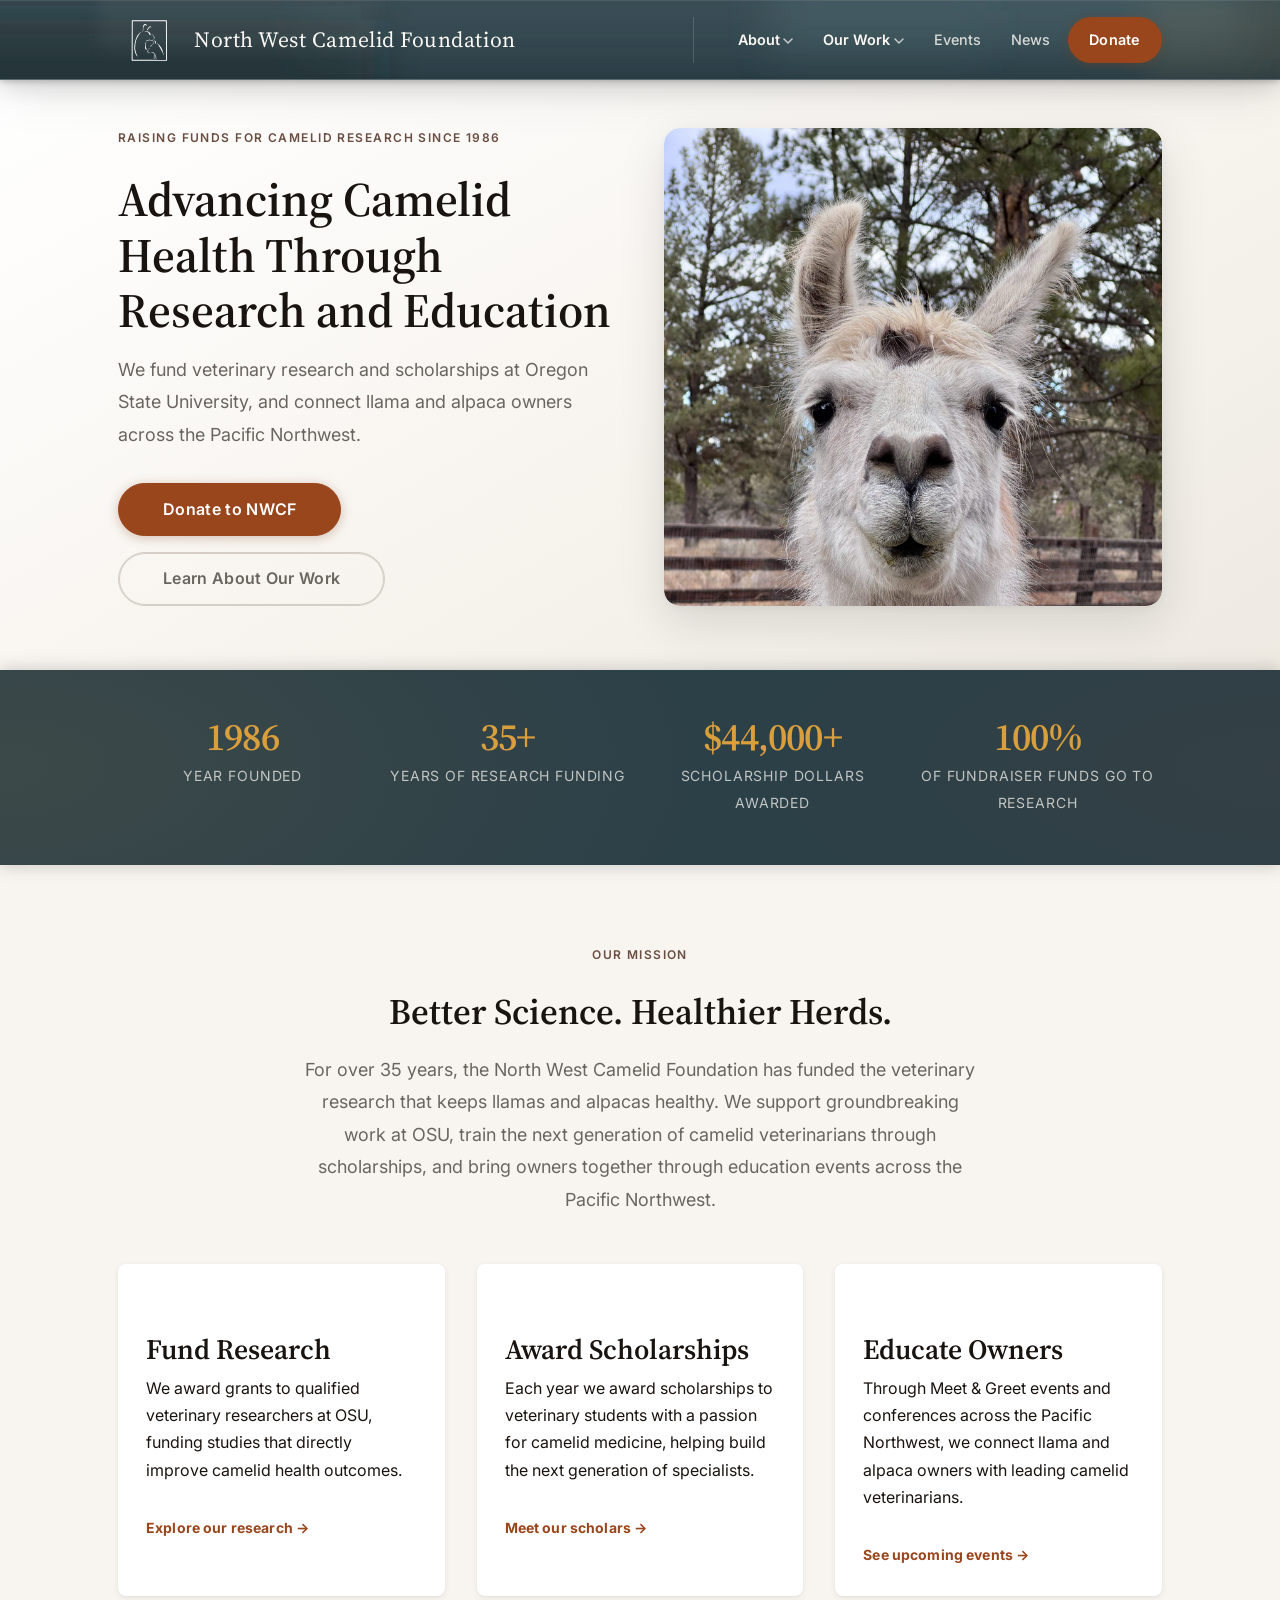
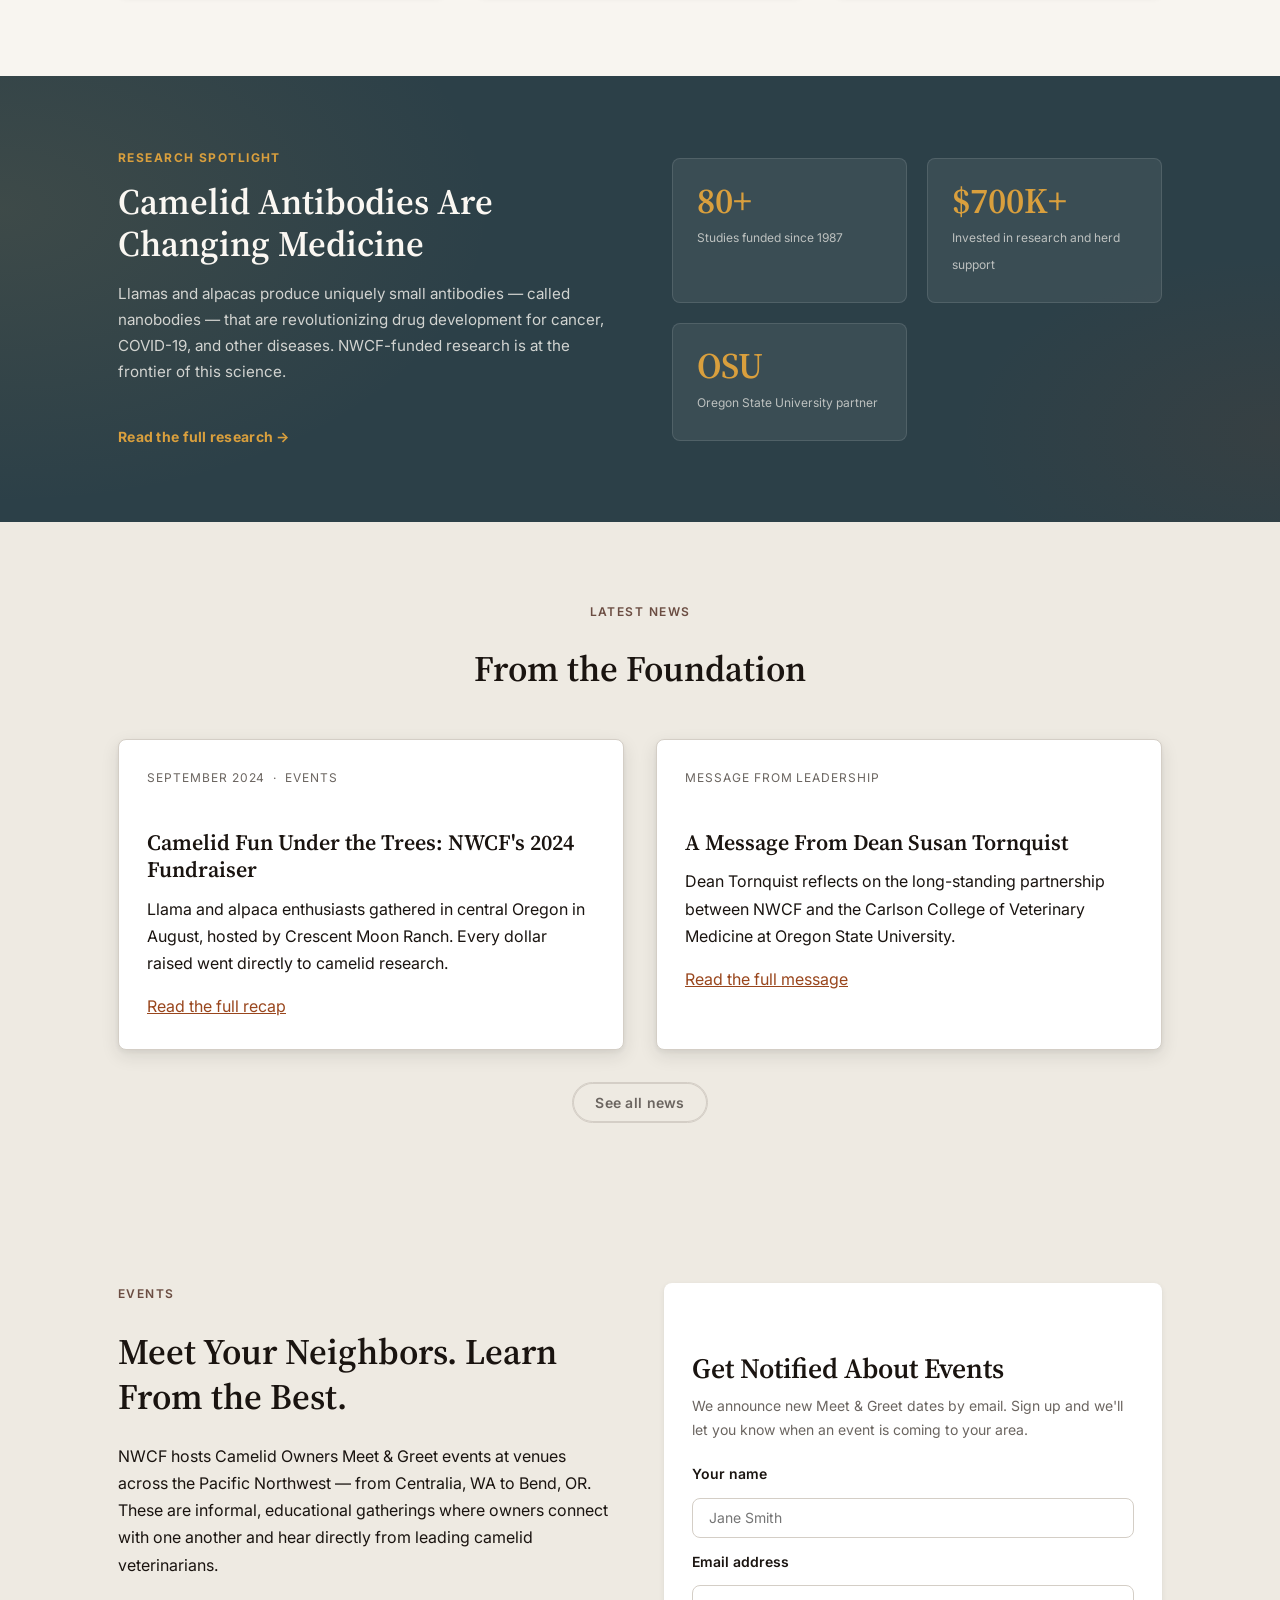
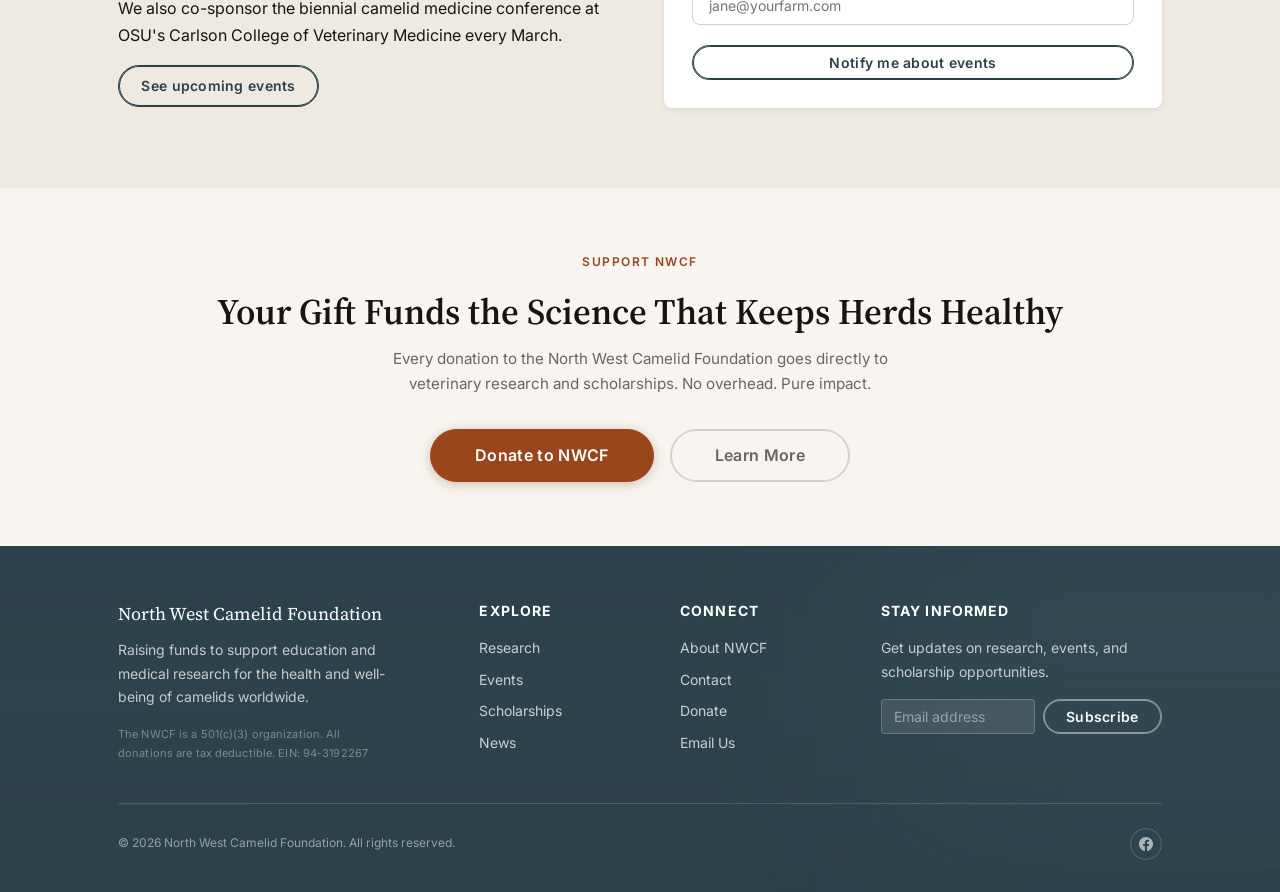
<file: index.html>
<!DOCTYPE html>
<html lang="en">
<head>
  <meta charset="UTF-8">
  <link rel="icon" type="image/svg+xml" href="favicon.svg">
  <link rel="icon" type="image/png" sizes="32x32" href="favicon-32x32.png">
  <link rel="icon" type="image/x-icon" href="favicon.ico">
  <link rel="apple-touch-icon" sizes="180x180" href="apple-touch-icon.png">
  <meta name="viewport" content="width=device-width, initial-scale=1.0">
  <link rel="preconnect" href="https://fonts.googleapis.com">
  <link rel="preconnect" href="https://fonts.gstatic.com" crossorigin>
  <link href="https://fonts.googleapis.com/css2?family=Inter:wght@400;500;600;700&family=Source+Serif+4:ital,opsz,wght@0,8..60,400;0,8..60,600;0,8..60,700;1,8..60,400&display=swap" rel="stylesheet">
  <meta name="description" content="The North West Camelid Foundation funds veterinary research and scholarships to advance the health and well-being of llamas and alpacas. Supporting OSU since 1986.">
  <title>North West Camelid Foundation — Advancing Camelid Health Since 1986</title>
  <link rel="stylesheet" href="css/styles-v2.css?v=brown149">
</head>
<body>

  <!-- ===================== HEADER ===================== -->
  <header class="site-header">
    <div class="container">
      <div class="header-inner">
        <a href="index.html" class="site-logo" aria-label="North West Camelid Foundation — home">
          <img src="images/nwcfLogo-nav.svg" alt="North West Camelid Foundation" class="logo-img">
          <span class="logo-text">North West Camelid Foundation</span>
        </a>
        <button class="nav-toggle" aria-label="Open navigation menu" aria-expanded="false" aria-controls="main-nav">
          <span></span><span></span><span></span>
        </button>
                        <nav class="main-nav" id="main-nav" aria-label="Main navigation">
          <ul>
            <li class="has-dropdown">
              <a href="#" aria-haspopup="true" aria-expanded="false">About</a>
              <ul class="dropdown">
                <li><a href="about.html">About NWCF</a></li>
                <li><a href="leadership.html">Leadership</a></li>
                <li><a href="contact.html">Contact</a></li>
              </ul>
            </li>
            <li class="has-dropdown">
              <a href="#" aria-haspopup="true" aria-expanded="false">Our Work</a>
              <ul class="dropdown">
                <li><a href="research.html">Research</a></li>
                <li><a href="scholarships.html">Scholarships</a></li>
              </ul>
            </li>
            <li><a href="events.html">Events</a></li>
            <li><a href="news.html">News</a></li>
            <li class="nav-donate"><a href="donate.html">Donate</a></li>
          </ul>
        </nav>
      </div>
    </div>
  </header>

  <main>

    <!-- ===================== HERO ===================== -->
    <section class="hero" aria-labelledby="hero-heading">
      <div class="container">
        <div class="hero-inner">
          <div class="hero-content">
            <span class="section-label">Raising Funds for Camelid Research Since 1986</span>
            <h1 id="hero-heading">Advancing Camelid Health Through Research and Education</h1>
            <p class="lead">We fund veterinary research and scholarships at Oregon State University, and connect llama and alpaca owners across the Pacific Northwest.</p>
            <div class="btn-group">
              <a href="donate.html" class="btn btn-donate btn-lg">Donate to NWCF</a>
              <a href="research.html" class="btn btn-secondary btn-lg">Learn About Our Work</a>
            </div>
          </div>
          <div class="hero-media">
            <img
              src="images/llama-portrait.jpg"
              alt="A white llama gazing toward the camera in a Pacific Northwest pasture — one of the animals NWCF-funded research helps protect"
              loading="eager">
          </div>
        </div>
      </div>
    </section>

    <!-- ===================== IMPACT BAR ===================== -->
    <section class="impact-bar" aria-label="Foundation impact">
      <div class="container">
        <div class="impact-stats">
          <div class="impact-stat">
            <strong>1986</strong>
            <span>Year founded</span>
          </div>
          <div class="impact-stat">
            <strong>35+</strong>
            <span>Years of research funding</span>
          </div>
          <div class="impact-stat">
            <strong>$44,000+</strong>
            <span>Scholarship dollars awarded</span>
          </div>
          <div class="impact-stat">
            <strong>100%</strong>
            <span>Of fundraiser funds go to research</span>
          </div>
        </div>
      </div>
    </section>

    <!-- ===================== MISSION ===================== -->
    <section class="section" aria-labelledby="mission-heading">
      <div class="container">
        <div class="section-header">
          <span class="section-label">Our Mission</span>
          <h2 id="mission-heading">Better Science. Healthier Herds.</h2>
          <p class="lead">For over 35 years, the North West Camelid Foundation has funded the veterinary research that keeps llamas and alpacas healthy. We support groundbreaking work at OSU, train the next generation of camelid veterinarians through scholarships, and bring owners together through education events across the Pacific Northwest.</p>
        </div>
        <div class="grid-3">
          <div class="card">            <h3>Fund Research</h3>
            <p>We award grants to qualified veterinary researchers at OSU, funding studies that directly improve camelid health outcomes.</p>
            <a href="research.html" class="card-link">Explore our research →</a>
          </div>
          <div class="card">            <h3>Award Scholarships</h3>
            <p>Each year we award scholarships to veterinary students with a passion for camelid medicine, helping build the next generation of specialists.</p>
            <a href="scholarships.html" class="card-link">Meet our scholars →</a>
          </div>
          <div class="card">            <h3>Educate Owners</h3>
            <p>Through Meet &amp; Greet events and conferences across the Pacific Northwest, we connect llama and alpaca owners with leading camelid veterinarians.</p>
            <a href="events.html" class="card-link">See upcoming events →</a>
          </div>
        </div>
      </div>
    </section>

    <!-- ===================== RESEARCH SPOTLIGHT ===================== -->
    <section class="feature-section" aria-labelledby="spotlight-heading">
      <div class="container">
        <div class="feature-inner">
          <div>
            <span class="feature-eyebrow">Research Spotlight</span>
            <h2 id="spotlight-heading">Camelid Antibodies Are Changing Medicine</h2>
            <p>Llamas and alpacas produce uniquely small antibodies — called nanobodies — that are revolutionizing drug development for cancer, COVID-19, and other diseases. NWCF-funded research is at the frontier of this science.</p>
            <a href="research.html" class="learn-link">Read the full research →</a>
          </div>
          <div class="feature-stat-grid">
            <div class="feature-stat"><strong>80+</strong><span>Studies funded since 1987</span></div>
            <div class="feature-stat"><strong>$700K+</strong><span>Invested in research and herd support</span></div>
            <div class="feature-stat"><strong>OSU</strong><span>Oregon State University partner</span></div>
          </div>
        </div>
      </div>
    </section>

    <!-- ===================== LATEST NEWS ===================== -->
    <section class="section section--bg" aria-labelledby="news-heading">
      <div class="container">
        <div class="section-header">
          <span class="section-label">Latest News</span>
          <h2 id="news-heading">From the Foundation</h2>
        </div>
        <div class="grid-2">
          <article class="news-card">
            <div class="news-card-body">
              <p class="news-card-meta">September 2024 &nbsp;·&nbsp; Events</p>
              <h3>Camelid Fun Under the Trees: NWCF's 2024 Fundraiser</h3>
              <p>Llama and alpaca enthusiasts gathered in central Oregon in August, hosted by Crescent Moon Ranch. Every dollar raised went directly to camelid research.</p>
              <a href="news.html">Read the full recap</a>
            </div>
          </article>
          <article class="news-card">
            <div class="news-card-body">
              <p class="news-card-meta">Message from Leadership</p>
              <h3>A Message From Dean Susan Tornquist</h3>
              <p>Dean Tornquist reflects on the long-standing partnership between NWCF and the Carlson College of Veterinary Medicine at Oregon State University.</p>
              <a href="news.html">Read the full message</a>
            </div>
          </article>
        </div>
        <div class="text-center" style="margin-top:2rem;">
          <a href="news.html" class="btn btn-secondary">See all news</a>
        </div>
      </div>
    </section>

    <!-- ===================== EVENTS TEASER ===================== -->
    <section class="section section--panel" aria-labelledby="events-heading">
      <div class="container">
        <div class="grid-2" style="align-items:center; gap:3rem;">
          <div>
            <span class="section-label">Events</span>
            <h2 id="events-heading">Meet Your Neighbors. Learn From the Best.</h2>
            <p>NWCF hosts Camelid Owners Meet &amp; Greet events at venues across the Pacific Northwest — from Centralia, WA to Bend, OR. These are informal, educational gatherings where owners connect with one another and hear directly from leading camelid veterinarians.</p>
            <p>We also co-sponsor the biennial camelid medicine conference at OSU's Carlson College of Veterinary Medicine every March.</p>
            <div class="btn-group">
              <a href="events.html" class="btn btn-primary">See upcoming events</a>
            </div>
          </div>
          <div class="card">
            <h3>Get Notified About Events</h3>
            <p class="text-muted" style="font-size:0.875rem; margin-bottom:1.25rem;">We announce new Meet &amp; Greet dates by email. Sign up and we'll let you know when an event is coming to your area.</p>
            <form action="#" method="post" aria-label="Event notifications signup">
              <div style="display:flex; flex-direction:column; gap:0.75rem;">
                <label for="signup-name" style="font-size:0.875rem; font-weight:600;">Your name</label>
                <input type="text" id="signup-name" name="name" placeholder="Jane Smith" style="padding:0.65rem 1rem; border:1px solid var(--border); border-radius:var(--radius-md); font-family:inherit; font-size:0.875rem; color:var(--text); background:var(--white);">
                <label for="signup-email" style="font-size:0.875rem; font-weight:600;">Email address</label>
                <input type="email" id="signup-email" name="email" placeholder="jane@yourfarm.com" style="padding:0.65rem 1rem; border:1px solid var(--border); border-radius:var(--radius-md); font-family:inherit; font-size:0.875rem; color:var(--text); background:var(--white);">
                <button type="submit" class="btn btn-primary" style="margin-top:0.5rem;">Notify me about events</button>
              </div>
            </form>
          </div>
        </div>
      </div>
    </section>

    <!-- ===================== CTA BAND ===================== -->
    <section class="cta-band cta-band--light" aria-labelledby="donate-heading">
      <div class="container">
        <span class="section-label">Support NWCF</span>
        <h2 id="donate-heading">Your Gift Funds the Science That Keeps Herds Healthy</h2>
        <p>Every donation to the North West Camelid Foundation goes directly to veterinary research and scholarships. No overhead. Pure impact.</p>
        <div class="cta-buttons">
          <a href="donate.html" class="btn btn-donate btn-lg">Donate to NWCF</a>
          <a href="about.html" class="btn btn-secondary btn-lg">Learn More</a>
        </div>
      </div>
    </section>

  </main>

  <!-- ===================== FOOTER ===================== -->
  <footer class="site-footer" aria-label="Site footer">
    <div class="container">
      <div class="site-footer__top">

        <div class="site-footer__brand">
          <div class="site-footer__logo">North West Camelid Foundation</div>
          <p class="site-footer__text">
            Raising funds to support education and medical research for the health and well-being of camelids worldwide.
          </p>
          <p class="site-footer__text site-footer__text--legal">The NWCF is a 501(c)(3) organization. All donations are tax deductible. EIN: 94-3192267</p>
        </div>

        <div>
          <h3 class="site-footer__heading">Explore</h3>
          <nav class="site-footer__nav" aria-label="Footer explore">
            <a href="research.html">Research</a>
            <a href="events.html">Events</a>
            <a href="scholarships.html">Scholarships</a>
            <a href="news.html">News</a>
          </nav>
        </div>

        <div>
          <h3 class="site-footer__heading">Connect</h3>
          <div class="site-footer__meta">
            <a href="about.html">About NWCF</a>
            <a href="contact.html">Contact</a>
            <a href="donate.html">Donate</a>
            <a href="mailto:info@NWCamelidFoundation.org">Email Us</a>
          </div>
        </div>

        <div class="site-footer__signup">
          <h3 class="site-footer__heading">Stay informed</h3>
          <p class="site-footer__text">Get updates on research, events, and scholarship opportunities.</p>
          <form class="site-footer__form" action="#" method="post">
            <input class="site-footer__input" type="email" name="email" placeholder="Email address" aria-label="Email address" />
            <button class="btn btn-light" type="submit">Subscribe</button>
          </form>
        </div>

      </div>
      <div class="site-footer__bottom">
        <div class="site-footer__copyright">
          &copy; 2026 North West Camelid Foundation. All rights reserved.
        </div>
        <div class="site-footer__social">
          <a href="https://www.facebook.com/NWCamelids" aria-label="Facebook" target="_blank" rel="noopener noreferrer">
            <svg xmlns="http://www.w3.org/2000/svg" viewBox="0 0 24 24" width="14" height="14" fill="currentColor" aria-hidden="true">
              <path d="M24 12.073C24 5.405 18.627 0 12 0S0 5.405 0 12.073C0 18.1 4.388 23.094 10.125 24v-8.437H7.078v-3.49h3.047V9.413c0-3.026 1.791-4.697 4.533-4.697 1.312 0 2.686.236 2.686.236v2.97h-1.513c-1.491 0-1.956.93-1.956 1.886v2.264h3.328l-.532 3.49h-2.796V24C19.612 23.094 24 18.1 24 12.073z"/>
            </svg>
          </a>
        </div>
      </div>
    </div>
  </footer>

  <script src="js/main.js?v=brown95"></script>
</body>
</html>
</file>
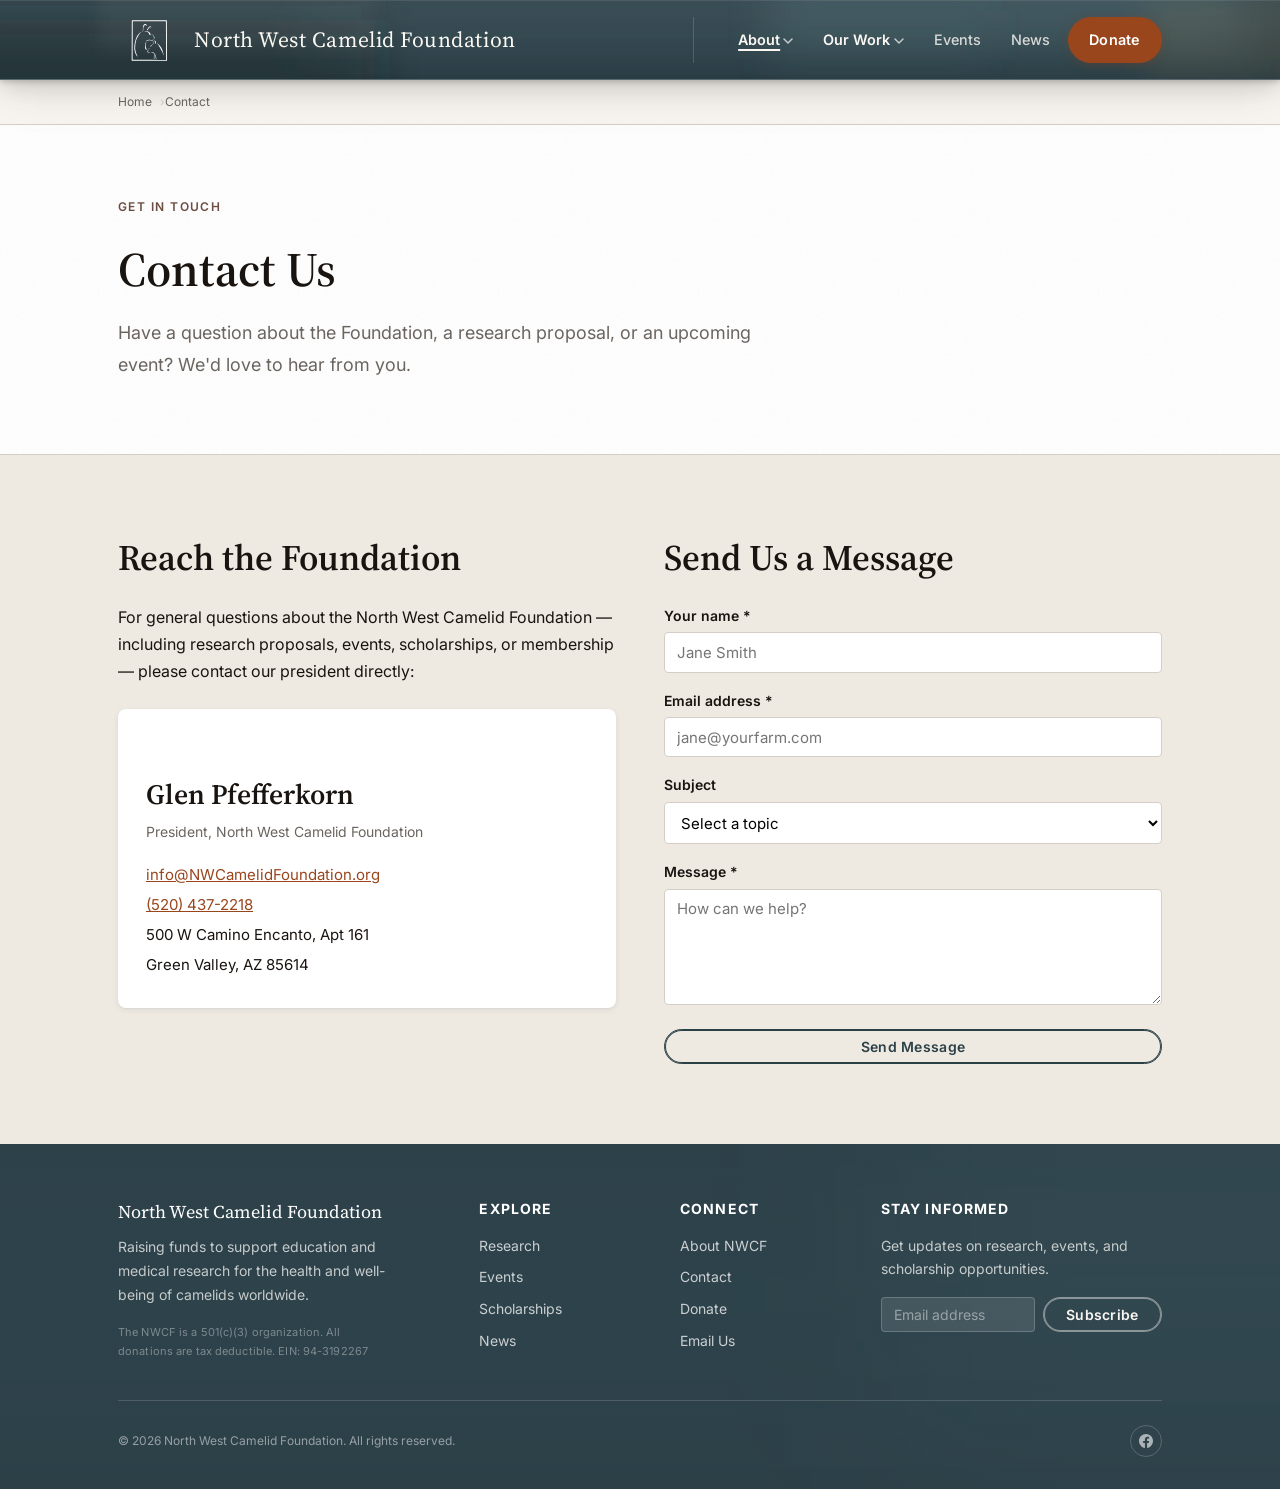
<file: contact.html>
<!DOCTYPE html>
<html lang="en">
<head>
  <meta charset="UTF-8">
  <link rel="icon" type="image/svg+xml" href="favicon.svg">
  <link rel="icon" type="image/png" sizes="32x32" href="favicon-32x32.png">
  <link rel="icon" type="image/x-icon" href="favicon.ico">
  <link rel="apple-touch-icon" sizes="180x180" href="apple-touch-icon.png">
  <meta name="viewport" content="width=device-width, initial-scale=1.0">
  <link rel="preconnect" href="https://fonts.googleapis.com">
  <link rel="preconnect" href="https://fonts.gstatic.com" crossorigin>
  <link href="https://fonts.googleapis.com/css2?family=Inter:wght@400;500;600;700&family=Source+Serif+4:ital,opsz,wght@0,8..60,400;0,8..60,600;0,8..60,700;1,8..60,400&display=swap" rel="stylesheet">
  <meta name="description" content="Contact the North West Camelid Foundation with questions about research, events, scholarships, or membership.">
  <title>Contact — North West Camelid Foundation</title>
  <link rel="stylesheet" href="css/styles-v2.css?v=brown137">
</head>
<body>

  <!-- ===================== HEADER ===================== -->
  <header class="site-header">
    <div class="container">
      <div class="header-inner">
        <a href="index.html" class="site-logo" aria-label="North West Camelid Foundation — home">
          <img src="images/nwcfLogo-nav.svg" alt="North West Camelid Foundation" class="logo-img">
          <span class="logo-text">North West Camelid Foundation</span>
        </a>
        <button class="nav-toggle" aria-label="Open navigation menu" aria-expanded="false" aria-controls="main-nav">
          <span></span><span></span><span></span>
        </button>
                        <nav class="main-nav" id="main-nav" aria-label="Main navigation">
          <ul>
            <li class="has-dropdown">
              <a href="#" aria-haspopup="true" aria-expanded="false">About</a>
              <ul class="dropdown">
                <li><a href="about.html">About NWCF</a></li>
                <li><a href="leadership.html">Leadership</a></li>
                <li><a href="contact.html">Contact</a></li>
              </ul>
            </li>
            <li class="has-dropdown">
              <a href="#" aria-haspopup="true" aria-expanded="false">Our Work</a>
              <ul class="dropdown">
                <li><a href="research.html">Research</a></li>
                <li><a href="scholarships.html">Scholarships</a></li>
              </ul>
            </li>
            <li><a href="events.html">Events</a></li>
            <li><a href="news.html">News</a></li>
            <li class="nav-donate"><a href="donate.html">Donate</a></li>
          </ul>
        </nav>
      </div>
    </div>
  </header>

  <!-- Breadcrumb -->
  <nav class="breadcrumb" aria-label="Breadcrumb">
    <div class="container">
      <ol>
        <li><a href="index.html">Home</a></li>
        <li><span aria-current="page">Contact</span></li>
      </ol>
    </div>
  </nav>

  <main>

    <!-- ===================== PAGE HERO ===================== -->
    <section class="page-hero">
      <div class="container">
        <span class="section-label">Get in Touch</span>
        <h1>Contact Us</h1>
        <p class="lead">Have a question about the Foundation, a research proposal, or an upcoming event? We'd love to hear from you.</p>
      </div>
    </section>

    <!-- ===================== CONTACT ===================== -->
    <section class="section section--bg" aria-labelledby="contact-heading">
      <div class="container">
        <div class="grid-2" style="align-items:start; gap:3rem;">

          <div>
            <h2 id="contact-heading">Reach the Foundation</h2>
            <p>For general questions about the North West Camelid Foundation — including research proposals, events, scholarships, or membership — please contact our president directly:</p>

            <div class="card" style="margin-top:1.5rem;">
              <h3>Glen Pfefferkorn</h3>
              <p style="font-size:0.875rem; color:var(--muted); margin-bottom:1rem;">President, North West Camelid Foundation</p>
              <address style="font-style:normal; font-size:0.9375rem; line-height:2;">
                <a href="mailto:info@NWCamelidFoundation.org">info@NWCamelidFoundation.org</a><br>
                <a href="tel:+15204372218">(520) 437-2218</a><br>
                500 W Camino Encanto, Apt 161<br>
                Green Valley, AZ 85614
              </address>
            </div>
          </div>

          <div>
            <h2>Send Us a Message</h2>
            <form action="#" method="post" aria-label="Contact form" style="margin-top:0.5rem;">
              <div style="display:flex; flex-direction:column; gap:1rem;">
                <div>
                  <label for="contact-name" style="display:block; font-size:0.875rem; font-weight:600; margin-bottom:0.3rem;">Your name <span aria-hidden="true">*</span></label>
                  <input type="text" id="contact-name" name="name" required autocomplete="name" placeholder="Jane Smith" style="width:100%; padding:0.6rem 0.75rem; border:1px solid var(--border); border-radius:4px; font-family:inherit; font-size:0.9375rem;">
                </div>
                <div>
                  <label for="contact-email" style="display:block; font-size:0.875rem; font-weight:600; margin-bottom:0.3rem;">Email address <span aria-hidden="true">*</span></label>
                  <input type="email" id="contact-email" name="email" required autocomplete="email" placeholder="jane@yourfarm.com" style="width:100%; padding:0.6rem 0.75rem; border:1px solid var(--border); border-radius:4px; font-family:inherit; font-size:0.9375rem;">
                </div>
                <div>
                  <label for="contact-subject" style="display:block; font-size:0.875rem; font-weight:600; margin-bottom:0.3rem;">Subject</label>
                  <select id="contact-subject" name="subject" style="width:100%; padding:0.6rem 0.75rem; border:1px solid var(--border); border-radius:4px; font-family:inherit; font-size:0.9375rem; background:white;">
                    <option value="">Select a topic</option>
                    <option>General question</option>
                    <option>Research proposal</option>
                    <option>Scholarship inquiry</option>
                    <option>Event inquiry</option>
                    <option>Donation question</option>
                    <option>Other</option>
                  </select>
                </div>
                <div>
                  <label for="contact-message" style="display:block; font-size:0.875rem; font-weight:600; margin-bottom:0.3rem;">Message <span aria-hidden="true">*</span></label>
                  <textarea id="contact-message" name="message" required rows="5" placeholder="How can we help?" style="width:100%; padding:0.6rem 0.75rem; border:1px solid var(--border); border-radius:4px; font-family:inherit; font-size:0.9375rem; resize:vertical;"></textarea>
                </div>
                <button type="submit" class="btn btn-primary">Send Message</button>
              </div>
            </form>
          </div>

        </div>
      </div>
    </section>

  </main>

  <!-- ===================== FOOTER ===================== -->
  <footer class="site-footer" aria-label="Site footer">
    <div class="container">
      <div class="site-footer__top">

        <div class="site-footer__brand">
          <div class="site-footer__logo">North West Camelid Foundation</div>
          <p class="site-footer__text">
            Raising funds to support education and medical research for the health and well-being of camelids worldwide.
          </p>
          <p class="site-footer__text site-footer__text--legal">The NWCF is a 501(c)(3) organization. All donations are tax deductible. EIN: 94-3192267</p>
        </div>

        <div>
          <h3 class="site-footer__heading">Explore</h3>
          <nav class="site-footer__nav" aria-label="Footer explore">
            <a href="research.html">Research</a>
            <a href="events.html">Events</a>
            <a href="scholarships.html">Scholarships</a>
            <a href="news.html">News</a>
          </nav>
        </div>

        <div>
          <h3 class="site-footer__heading">Connect</h3>
          <div class="site-footer__meta">
            <a href="about.html">About NWCF</a>
            <a href="contact.html">Contact</a>
            <a href="donate.html">Donate</a>
            <a href="mailto:info@NWCamelidFoundation.org">Email Us</a>
          </div>
        </div>

        <div class="site-footer__signup">
          <h3 class="site-footer__heading">Stay informed</h3>
          <p class="site-footer__text">Get updates on research, events, and scholarship opportunities.</p>
          <form class="site-footer__form" action="#" method="post">
            <input class="site-footer__input" type="email" name="email" placeholder="Email address" aria-label="Email address" />
            <button class="btn btn-light" type="submit">Subscribe</button>
          </form>
        </div>

      </div>
      <div class="site-footer__bottom">
        <div class="site-footer__copyright">
          &copy; 2026 North West Camelid Foundation. All rights reserved.
        </div>
        <div class="site-footer__social">
          <a href="https://www.facebook.com/NWCamelids" aria-label="Facebook" target="_blank" rel="noopener noreferrer">
            <svg xmlns="http://www.w3.org/2000/svg" viewBox="0 0 24 24" width="14" height="14" fill="currentColor" aria-hidden="true">
              <path d="M24 12.073C24 5.405 18.627 0 12 0S0 5.405 0 12.073C0 18.1 4.388 23.094 10.125 24v-8.437H7.078v-3.49h3.047V9.413c0-3.026 1.791-4.697 4.533-4.697 1.312 0 2.686.236 2.686.236v2.97h-1.513c-1.491 0-1.956.93-1.956 1.886v2.264h3.328l-.532 3.49h-2.796V24C19.612 23.094 24 18.1 24 12.073z"/>
            </svg>
          </a>
        </div>
      </div>
    </div>
  </footer>

  <script src="js/main.js?v=brown83"></script>
</body>
</html>
</file>
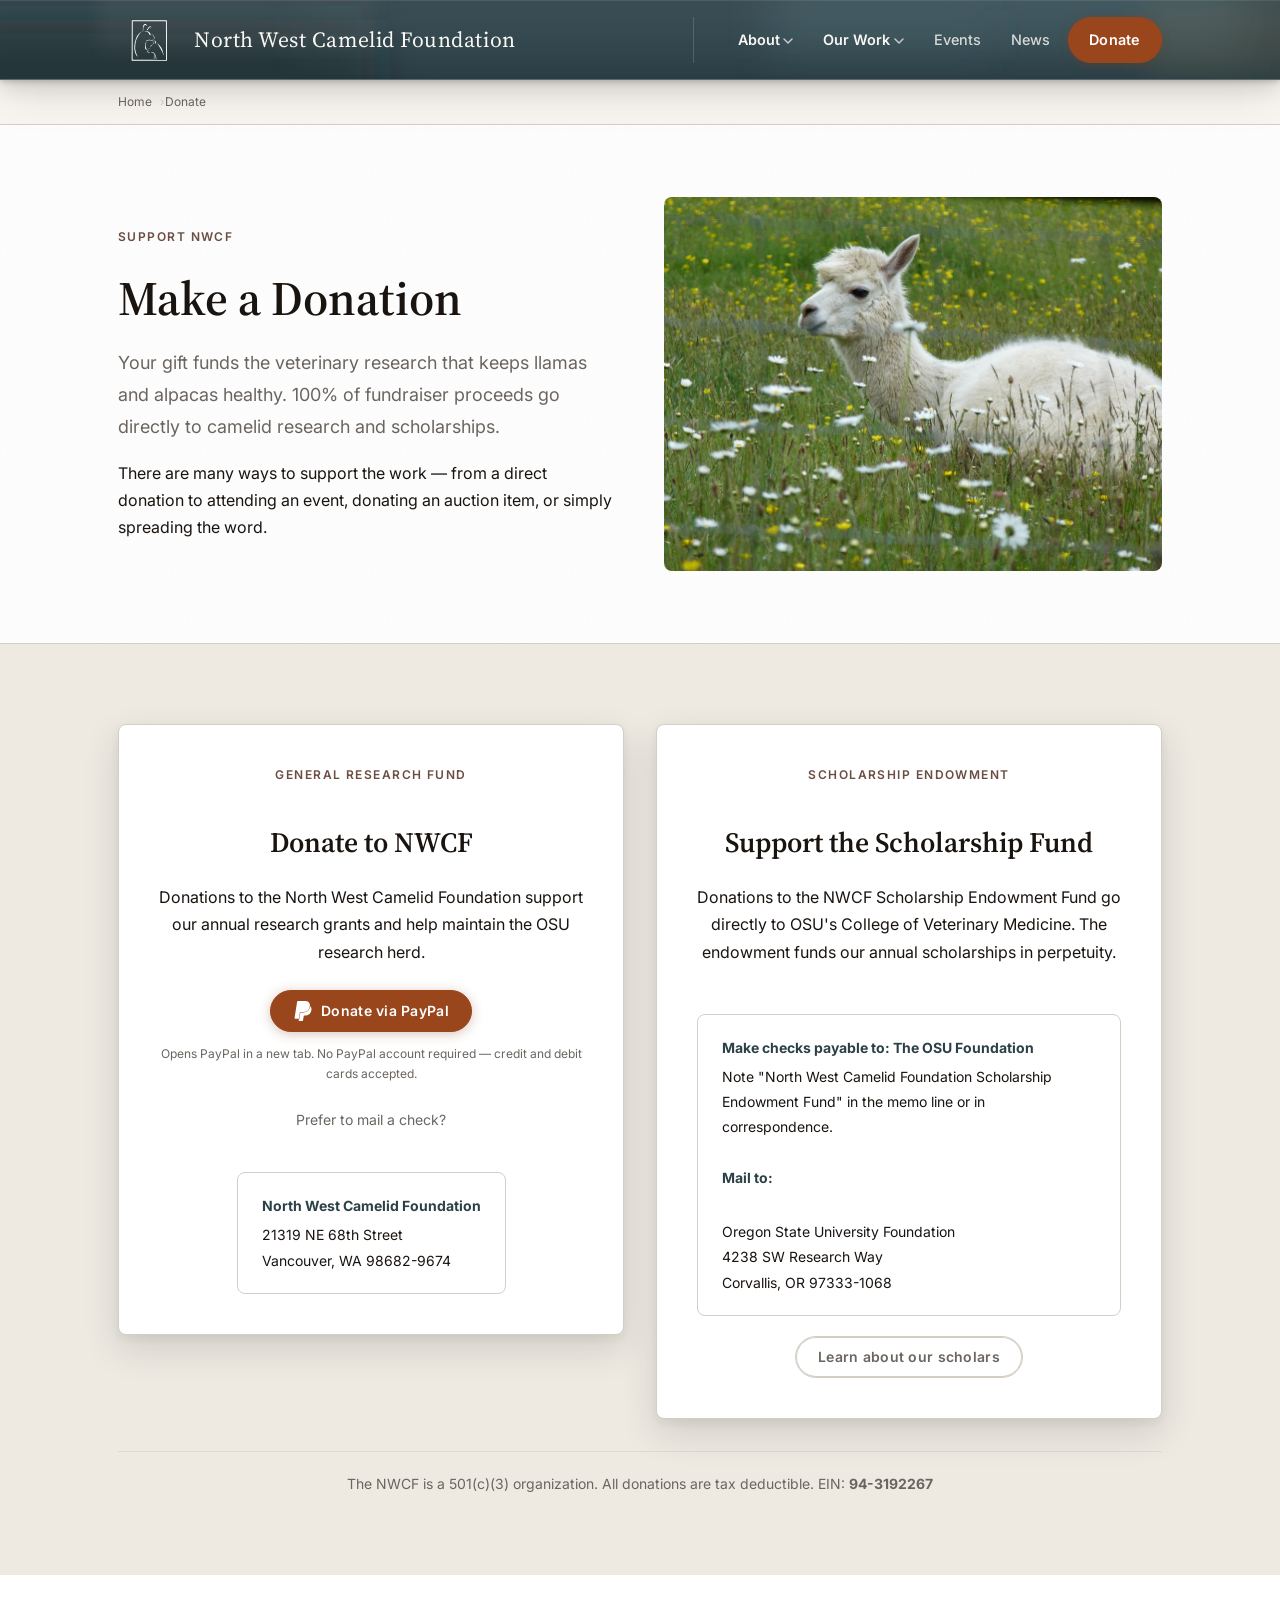
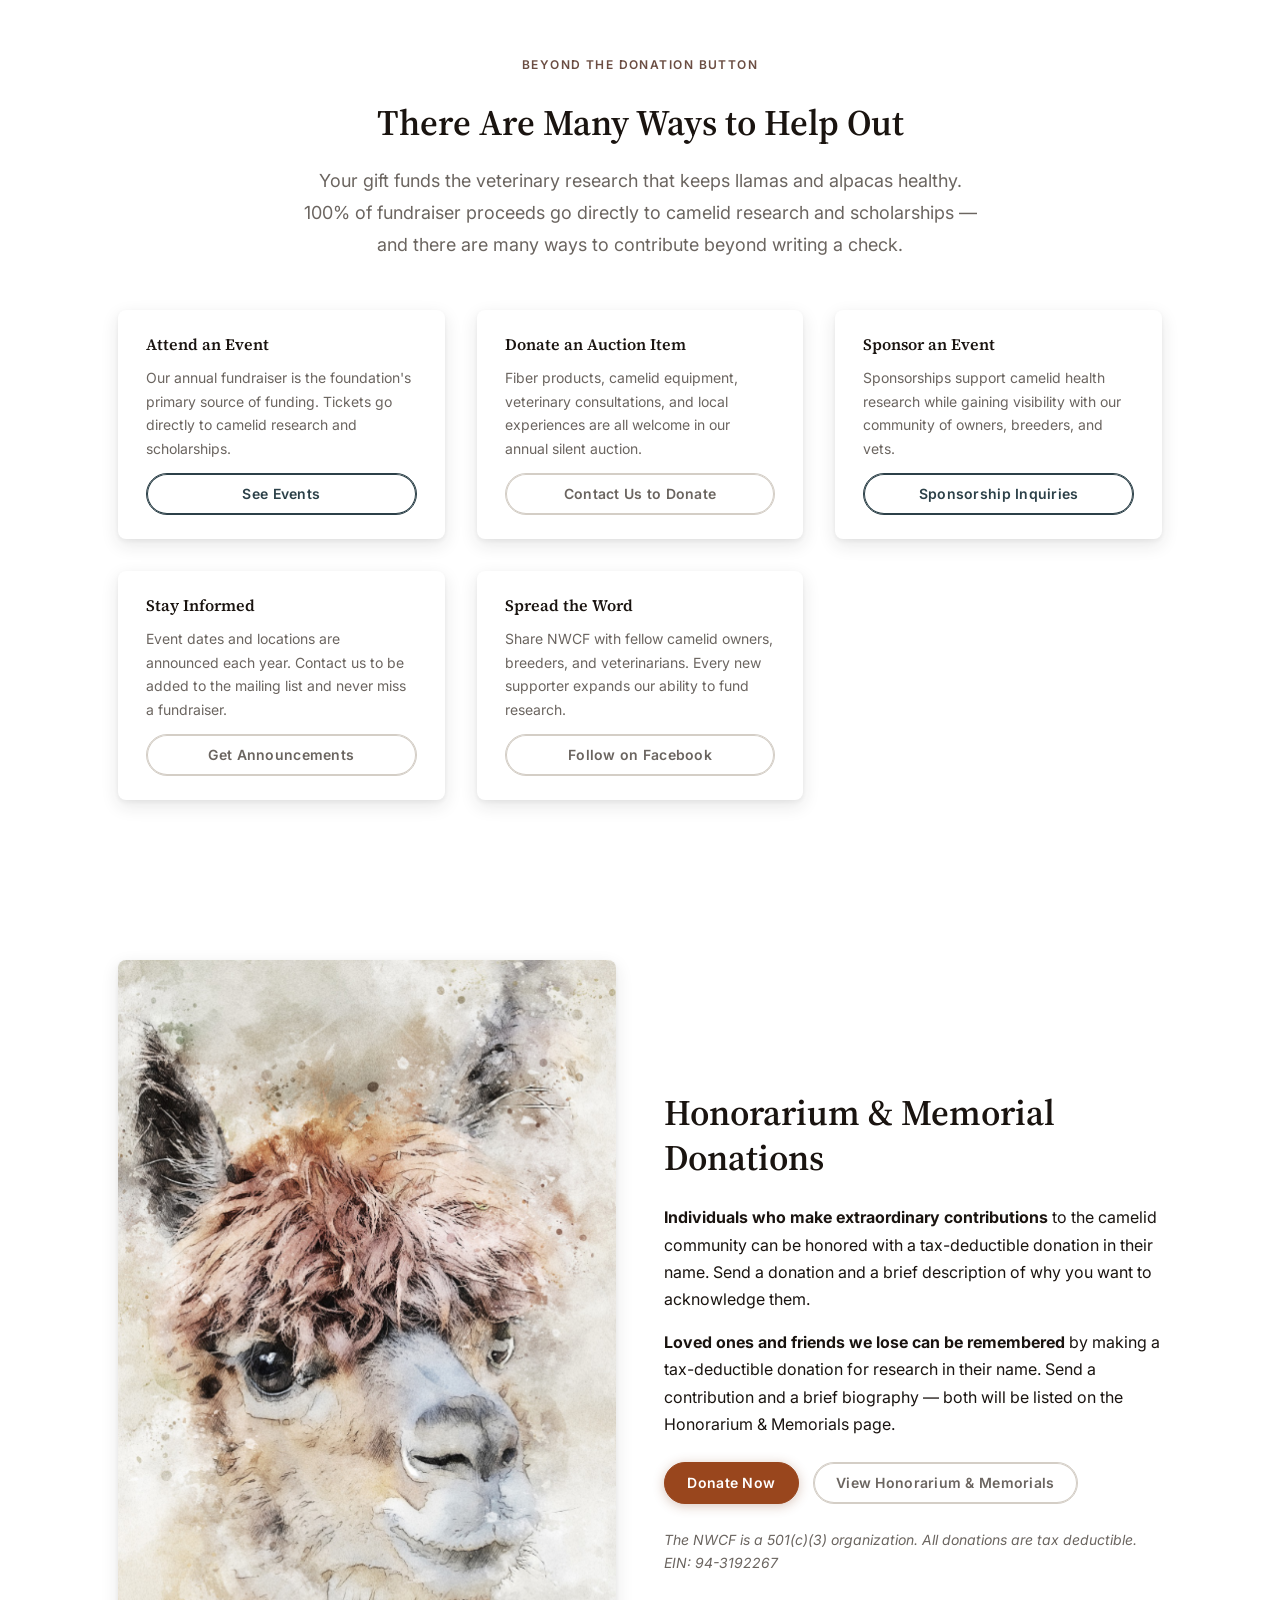
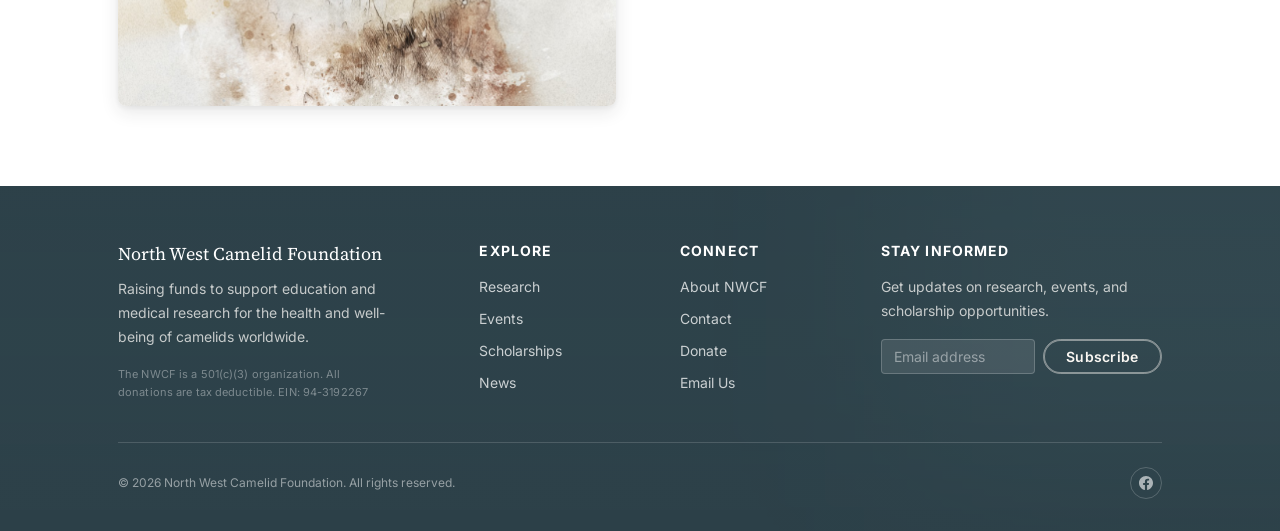
<file: donate.html>
<!DOCTYPE html>
<html lang="en">
<head>
  <meta charset="UTF-8">
  <link rel="icon" type="image/svg+xml" href="favicon.svg">
  <link rel="icon" type="image/png" sizes="32x32" href="favicon-32x32.png">
  <link rel="icon" type="image/x-icon" href="favicon.ico">
  <link rel="apple-touch-icon" sizes="180x180" href="apple-touch-icon.png">
  <meta name="viewport" content="width=device-width, initial-scale=1.0">
  <link rel="preconnect" href="https://fonts.googleapis.com">
  <link rel="preconnect" href="https://fonts.gstatic.com" crossorigin>
  <link href="https://fonts.googleapis.com/css2?family=Inter:wght@400;500;600;700&family=Source+Serif+4:ital,opsz,wght@0,8..60,400;0,8..60,600;0,8..60,700;1,8..60,400&display=swap" rel="stylesheet">
  <meta name="description" content="Support camelid veterinary research and scholarships with a donation to the North West Camelid Foundation. Every dollar goes directly to work.">
  <title>Donate — North West Camelid Foundation</title>
  <link rel="stylesheet" href="css/styles-v2.css?v=brown148">
</head>
<body>

  <!-- ===================== HEADER ===================== -->
  <header class="site-header">
    <div class="container">
      <div class="header-inner">
        <a href="index.html" class="site-logo" aria-label="North West Camelid Foundation — home">
          <img src="images/nwcfLogo-nav.svg" alt="North West Camelid Foundation" class="logo-img">
          <span class="logo-text">North West Camelid Foundation</span>
        </a>
        <button class="nav-toggle" aria-label="Open navigation menu" aria-expanded="false" aria-controls="main-nav">
          <span></span><span></span><span></span>
        </button>
        <nav class="main-nav" id="main-nav" aria-label="Main navigation">
          <ul>
            <li class="has-dropdown">
              <a href="#" aria-haspopup="true" aria-expanded="false">About</a>
              <ul class="dropdown">
                <li><a href="about.html">About NWCF</a></li>
                <li><a href="leadership.html">Leadership</a></li>
                <li><a href="contact.html">Contact</a></li>
              </ul>
            </li>
            <li class="has-dropdown">
              <a href="#" aria-haspopup="true" aria-expanded="false">Our Work</a>
              <ul class="dropdown">
                <li><a href="research.html">Research</a></li>
                <li><a href="scholarships.html">Scholarships</a></li>
              </ul>
            </li>
            <li><a href="events.html">Events</a></li>
            <li><a href="news.html">News</a></li>
            <li class="nav-donate"><a href="donate.html" aria-current="page">Donate</a></li>
          </ul>
        </nav>
      </div>
    </div>
  </header>

  <!-- Breadcrumb -->
  <nav class="breadcrumb" aria-label="Breadcrumb">
    <div class="container">
      <ol>
        <li><a href="index.html">Home</a></li>
        <li><span aria-current="page">Donate</span></li>
      </ol>
    </div>
  </nav>

  <main>

    <!-- ===================== PAGE HERO ===================== -->
    <section class="page-hero">
      <div class="container">
        <div class="page-hero-grid" style="align-items:center;">
          <div>
            <span class="section-label">Support NWCF</span>
            <h1>Make a Donation</h1>
            <p class="lead">Your gift funds the veterinary research that keeps llamas and alpacas healthy. 100% of fundraiser proceeds go directly to camelid research and scholarships.</p>
            <p>There are many ways to support the work — from a direct donation to attending an event, donating an auction item, or simply spreading the word.</p>
          </div>
          <div>
            <img src="alpaca-laying-down.png" alt="Watercolor illustration of an alpaca resting" loading="eager" style="width:100%; height:auto; border-radius:var(--radius-md); display:block;">
          </div>
        </div>
      </div>
    </section>

    <!-- ===================== DONATE ===================== -->
    <section class="section section--bg" aria-labelledby="donate-heading">
      <div class="container">
        <h2 id="donate-heading" class="sr-only">Donation options</h2>

        <div class="grid-2" style="align-items:start;">

          <!-- Donate to NWCF General -->
          <div class="donate-box">
            <span class="section-label">General Research Fund</span>
            <h3>Donate to NWCF</h3>
            <p style="margin-bottom:1.5rem;">Donations to the North West Camelid Foundation support our annual research grants and help maintain the OSU research herd.</p>
            <!-- PayPal donate button -->
            <div style="margin-bottom:1.5rem;">
              <a href="https://www.paypal.com/donate/?hosted_button_id=K4UBYVT8Q8E2L" class="btn btn-donate" target="_blank" rel="noopener noreferrer" style="display:inline-flex; align-items:center; gap:0.5rem;">
                <svg width="20" height="20" viewBox="0 0 24 24" fill="currentColor" aria-hidden="true"><path d="M7.076 21.337H2.47a.641.641 0 0 1-.633-.74L4.944.901C5.026.382 5.474 0 5.998 0h7.46c2.57 0 4.578.543 5.69 1.81 1.01 1.15 1.304 2.42 1.012 4.287-.023.143-.047.288-.077.437-.983 5.05-4.349 6.797-8.647 6.797h-2.19c-.524 0-.968.382-1.05.9l-1.12 7.106zm14.146-14.42a3.35 3.35 0 0 0-.607-.541c-.013.076-.026.175-.041.254-.93 4.778-4.005 7.201-9.138 7.201h-2.19a.563.563 0 0 0-.556.479l-1.187 7.527h-.506l-.24 1.516a.56.56 0 0 0 .554.647h3.882c.46 0 .85-.334.922-.788.06-.26.76-4.852.816-5.09a.932.932 0 0 1 .92-.788h.58c3.76 0 6.705-1.528 7.565-5.946.36-1.847.174-3.388-.773-4.471z"/></svg>
                Donate via PayPal
              </a>
              <p style="font-size:0.75rem; color:var(--muted); margin:0.75rem 0 0;">Opens PayPal in a new tab. No PayPal account required — credit and debit cards accepted.</p>
            </div>
            <p style="font-size:0.875rem; color:var(--muted);">Prefer to mail a check?</p>
            <div class="donate-address">
              <strong>North West Camelid Foundation</strong>
              21319 NE 68th Street<br>
              Vancouver, WA 98682-9674
            </div>
          </div>

          <!-- Donate to Scholarship -->
          <div class="donate-box">
            <span class="section-label">Scholarship Endowment</span>
            <h3>Support the Scholarship Fund</h3>
            <p style="margin-bottom:1.5rem;">Donations to the NWCF Scholarship Endowment Fund go directly to OSU's College of Veterinary Medicine. The endowment funds our annual scholarships in perpetuity.</p>
            <div class="donate-address">
              <strong>Make checks payable to: The OSU Foundation</strong>
              Note "North West Camelid Foundation Scholarship Endowment Fund" in the memo line or in correspondence.<br><br>
              <strong>Mail to:</strong><br>
              Oregon State University Foundation<br>
              4238 SW Research Way<br>
              Corvallis, OR 97333-1068
            </div>
            <a href="scholarships.html" class="btn btn-secondary" style="margin-top:1.25rem; display:inline-block;">Learn about our scholars</a>
          </div>

        </div>
        <p class="ein-notice">The NWCF is a 501(c)(3) organization. All donations are tax deductible. EIN: <strong>94-3192267</strong></p>
      </div>
    </section>

    <!-- ===================== OTHER WAYS TO SUPPORT ===================== -->
    <section class="section section--white" aria-labelledby="other-ways-heading">
      <div class="container">
        <div class="section-header">
          <span class="section-label">Beyond the Donation Button</span>
          <h2 id="other-ways-heading">There Are Many Ways to Help Out</h2>
          <p class="lead">Your gift funds the veterinary research that keeps llamas and alpacas healthy. 100% of fundraiser proceeds go directly to camelid research and scholarships — and there are many ways to contribute beyond writing a check.</p>
        </div>
        <div class="grid-3">
          <div class="card" style="display:flex; flex-direction:column; gap:0.75rem; padding:1.5rem 1.75rem;">
            <h3 style="font-size:var(--size-base); margin:0;">Attend an Event</h3>
            <p style="font-size:var(--size-sm); color:var(--muted); margin:0; flex:1;">Our annual fundraiser is the foundation's primary source of funding. Tickets go directly to camelid research and scholarships.</p>
            <a href="events.html" class="btn btn-primary" style="width:100%; text-align:center; margin-top:auto;">See Events</a>
          </div>
          <div class="card" style="display:flex; flex-direction:column; gap:0.75rem; padding:1.5rem 1.75rem;">
            <h3 style="font-size:var(--size-base); margin:0;">Donate an Auction Item</h3>
            <p style="font-size:var(--size-sm); color:var(--muted); margin:0; flex:1;">Fiber products, camelid equipment, veterinary consultations, and local experiences are all welcome in our annual silent auction.</p>
            <a href="contact.html" class="btn btn-secondary" style="width:100%; text-align:center; margin-top:auto;">Contact Us to Donate</a>
          </div>
          <div class="card" style="display:flex; flex-direction:column; gap:0.75rem; padding:1.5rem 1.75rem;">
            <h3 style="font-size:var(--size-base); margin:0;">Sponsor an Event</h3>
            <p style="font-size:var(--size-sm); color:var(--muted); margin:0; flex:1;">Sponsorships support camelid health research while gaining visibility with our community of owners, breeders, and vets.</p>
            <a href="contact.html" class="btn btn-primary" style="width:100%; text-align:center; margin-top:auto;">Sponsorship Inquiries</a>
          </div>
          <div class="card" style="display:flex; flex-direction:column; gap:0.75rem; padding:1.5rem 1.75rem;">
            <h3 style="font-size:var(--size-base); margin:0;">Stay Informed</h3>
            <p style="font-size:var(--size-sm); color:var(--muted); margin:0; flex:1;">Event dates and locations are announced each year. Contact us to be added to the mailing list and never miss a fundraiser.</p>
            <a href="contact.html" class="btn btn-secondary" style="width:100%; text-align:center; margin-top:auto;">Get Announcements</a>
          </div>
          <div class="card" style="display:flex; flex-direction:column; gap:0.75rem; padding:1.5rem 1.75rem;">
            <h3 style="font-size:var(--size-base); margin:0;">Spread the Word</h3>
            <p style="font-size:var(--size-sm); color:var(--muted); margin:0; flex:1;">Share NWCF with fellow camelid owners, breeders, and veterinarians. Every new supporter expands our ability to fund research.</p>
            <a href="https://www.facebook.com/NWCamelids" class="btn btn-secondary" target="_blank" rel="noopener noreferrer" style="width:100%; text-align:center; margin-top:auto;">Follow on Facebook</a>
          </div>
        </div>
      </div>
    </section>

    <!-- ===================== HONORARIUM & MEMORIAL ===================== -->
    <section class="section section--white" aria-labelledby="honorarium-heading">
      <div class="container">
        <div class="page-hero-grid" style="align-items:center;">

          <div>
            <img src="images/honorarium.png" alt="Watercolor illustration of a camelid" style="width:100%; border-radius:var(--radius-md); box-shadow:var(--shadow-md);">
          </div>

          <div>
            <h2 id="honorarium-heading">Honorarium &amp; Memorial Donations</h2>
            <p><strong>Individuals who make extraordinary contributions</strong> to the camelid community can be honored with a tax-deductible donation in their name. Send a donation and a brief description of why you want to acknowledge them.</p>
            <p><strong>Loved ones and friends we lose can be remembered</strong> by making a tax-deductible donation for research in their name. Send a contribution and a brief biography — both will be listed on the Honorarium &amp; Memorials page.</p>
            <div style="display:flex; flex-wrap:wrap; gap:0.875rem; margin-top:1.5rem; margin-bottom:1.5rem;">
              <a href="https://www.paypal.com/donate/?hosted_button_id=K4UBYVT8Q8E2L" class="btn btn-donate" target="_blank" rel="noopener noreferrer">Donate Now</a>
              <a href="honorarium.html" class="btn btn-secondary">View Honorarium &amp; Memorials</a>
            </div>
            <p style="font-size:var(--size-sm); color:var(--muted); font-style:italic;">The NWCF is a 501(c)(3) organization. All donations are tax deductible. EIN: 94-3192267</p>
          </div>

        </div>
      </div>
    </section>

  </main>

  <!-- ===================== FOOTER ===================== -->
  <footer class="site-footer" aria-label="Site footer">
    <div class="container">
      <div class="site-footer__top">

        <div class="site-footer__brand">
          <div class="site-footer__logo">North West Camelid Foundation</div>
          <p class="site-footer__text">
            Raising funds to support education and medical research for the health and well-being of camelids worldwide.
          </p>
          <p class="site-footer__text site-footer__text--legal">The NWCF is a 501(c)(3) organization. All donations are tax deductible. EIN: 94-3192267</p>
        </div>

        <div>
          <h3 class="site-footer__heading">Explore</h3>
          <nav class="site-footer__nav" aria-label="Footer explore">
            <a href="research.html">Research</a>
            <a href="events.html">Events</a>
            <a href="scholarships.html">Scholarships</a>
            <a href="news.html">News</a>
          </nav>
        </div>

        <div>
          <h3 class="site-footer__heading">Connect</h3>
          <div class="site-footer__meta">
            <a href="about.html">About NWCF</a>
            <a href="contact.html">Contact</a>
            <a href="donate.html">Donate</a>
            <a href="mailto:info@NWCamelidFoundation.org">Email Us</a>
          </div>
        </div>

        <div class="site-footer__signup">
          <h3 class="site-footer__heading">Stay informed</h3>
          <p class="site-footer__text">Get updates on research, events, and scholarship opportunities.</p>
          <form class="site-footer__form" action="#" method="post">
            <input class="site-footer__input" type="email" name="email" placeholder="Email address" aria-label="Email address" />
            <button class="btn btn-light" type="submit">Subscribe</button>
          </form>
        </div>

      </div>
      <div class="site-footer__bottom">
        <div class="site-footer__copyright">
          &copy; 2026 North West Camelid Foundation. All rights reserved.
        </div>
        <div class="site-footer__social">
          <a href="https://www.facebook.com/NWCamelids" aria-label="Facebook" target="_blank" rel="noopener noreferrer">
            <svg xmlns="http://www.w3.org/2000/svg" viewBox="0 0 24 24" width="14" height="14" fill="currentColor" aria-hidden="true">
              <path d="M24 12.073C24 5.405 18.627 0 12 0S0 5.405 0 12.073C0 18.1 4.388 23.094 10.125 24v-8.437H7.078v-3.49h3.047V9.413c0-3.026 1.791-4.697 4.533-4.697 1.312 0 2.686.236 2.686.236v2.97h-1.513c-1.491 0-1.956.93-1.956 1.886v2.264h3.328l-.532 3.49h-2.796V24C19.612 23.094 24 18.1 24 12.073z"/>
            </svg>
          </a>
        </div>
      </div>
    </div>
  </footer>

  <script src="js/main.js?v=brown93"></script>
</body>
</html>
</file>
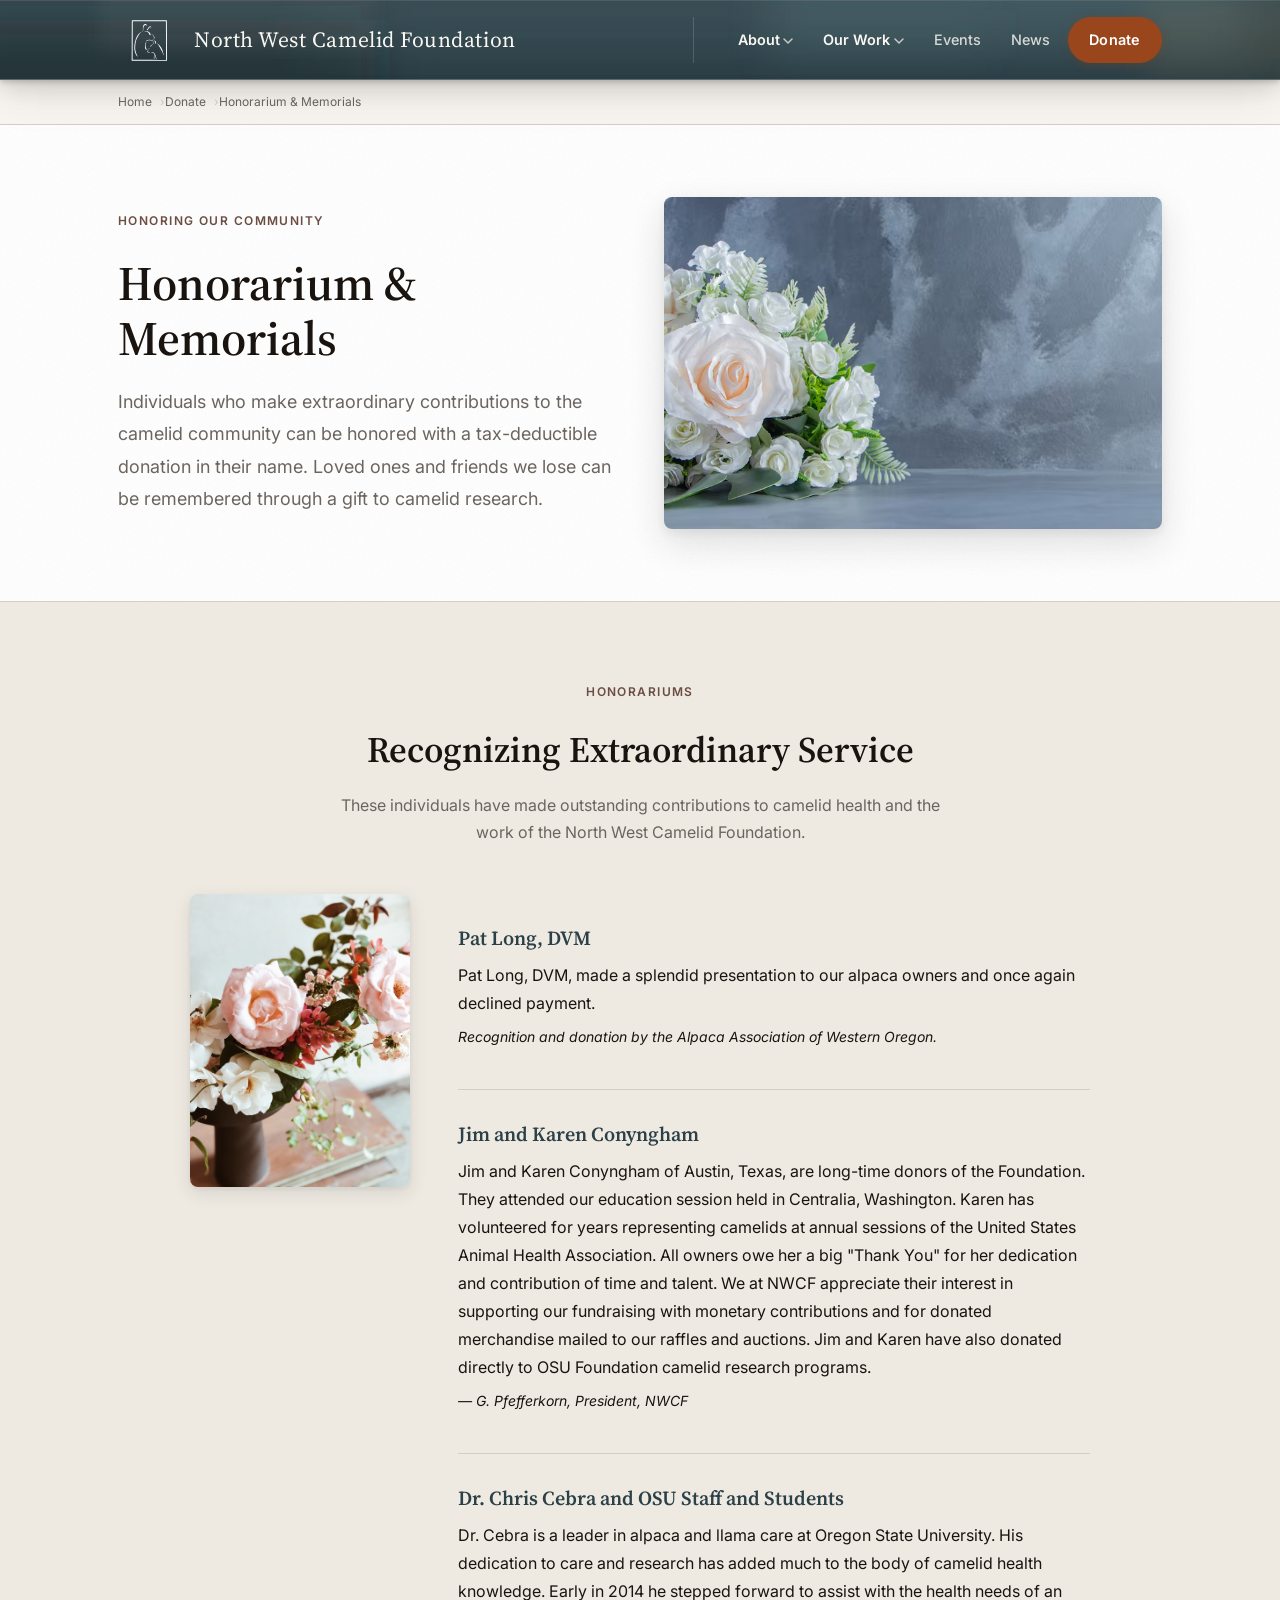
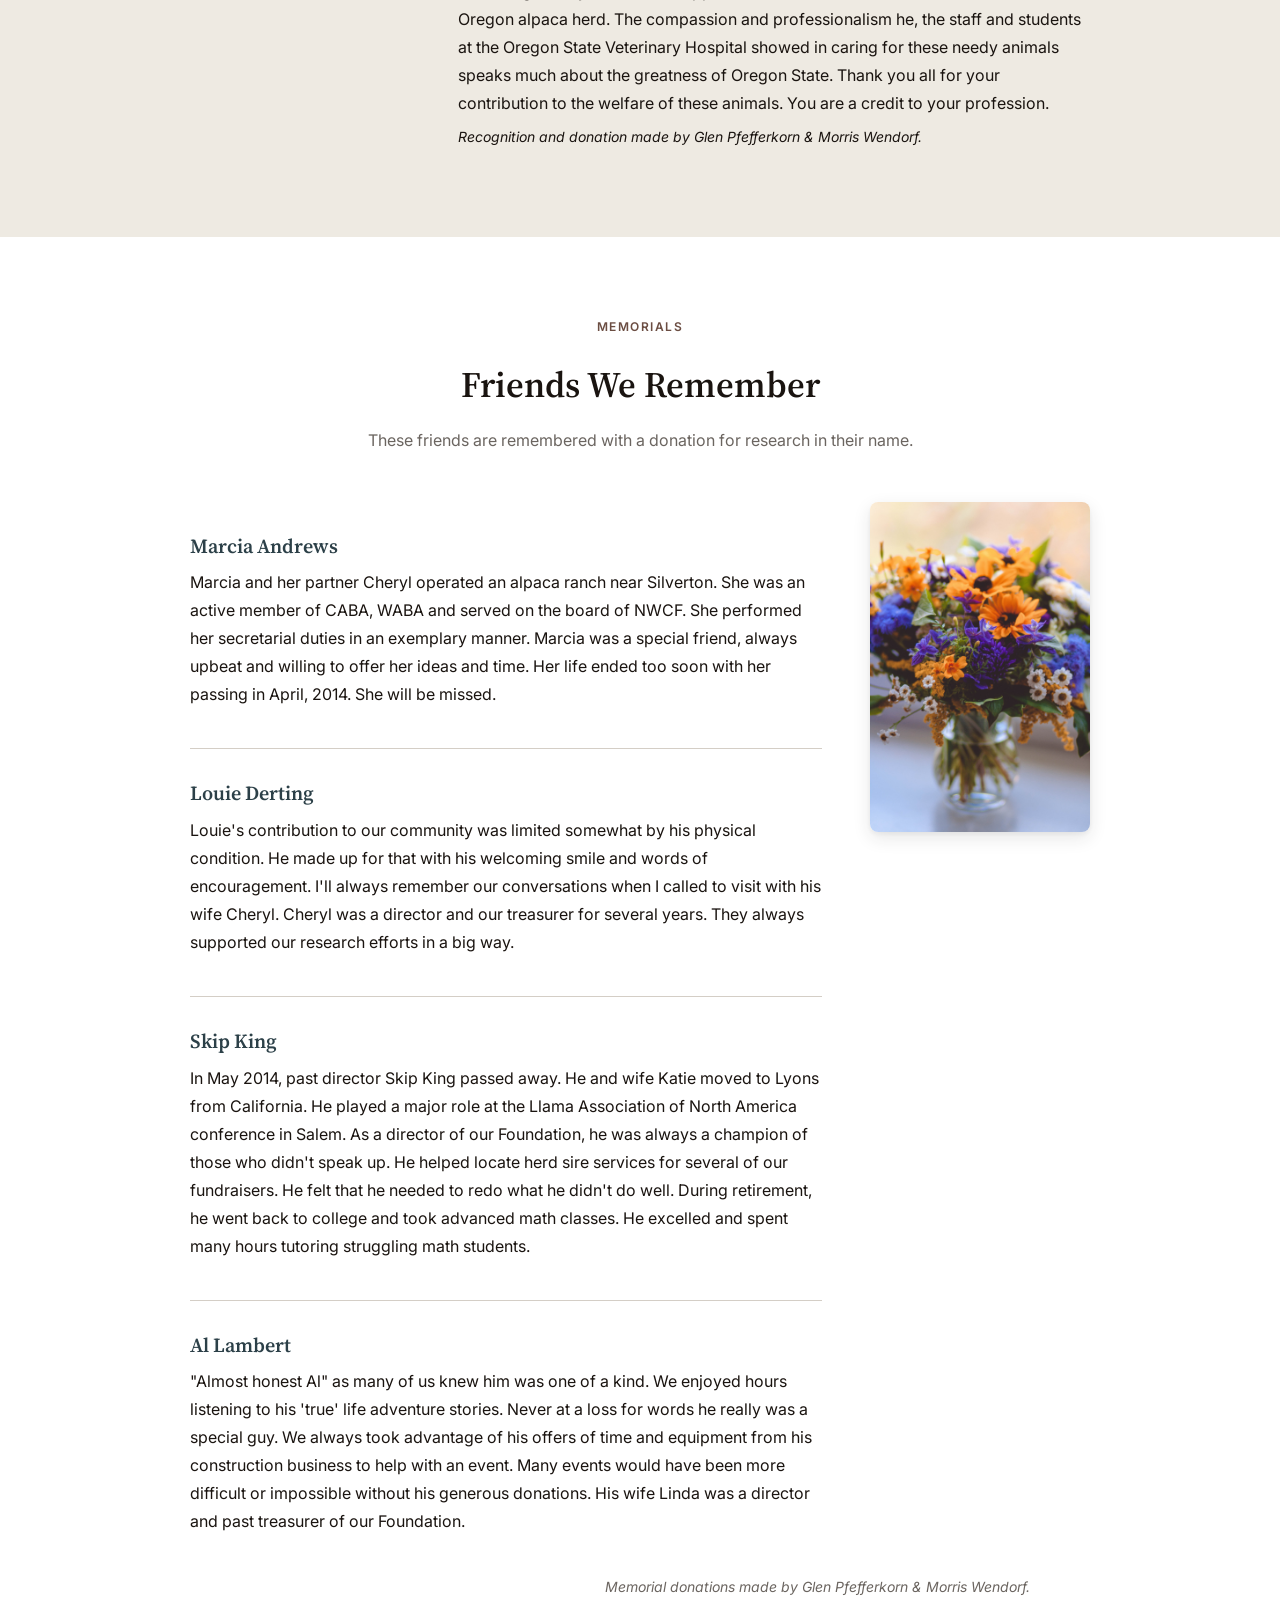
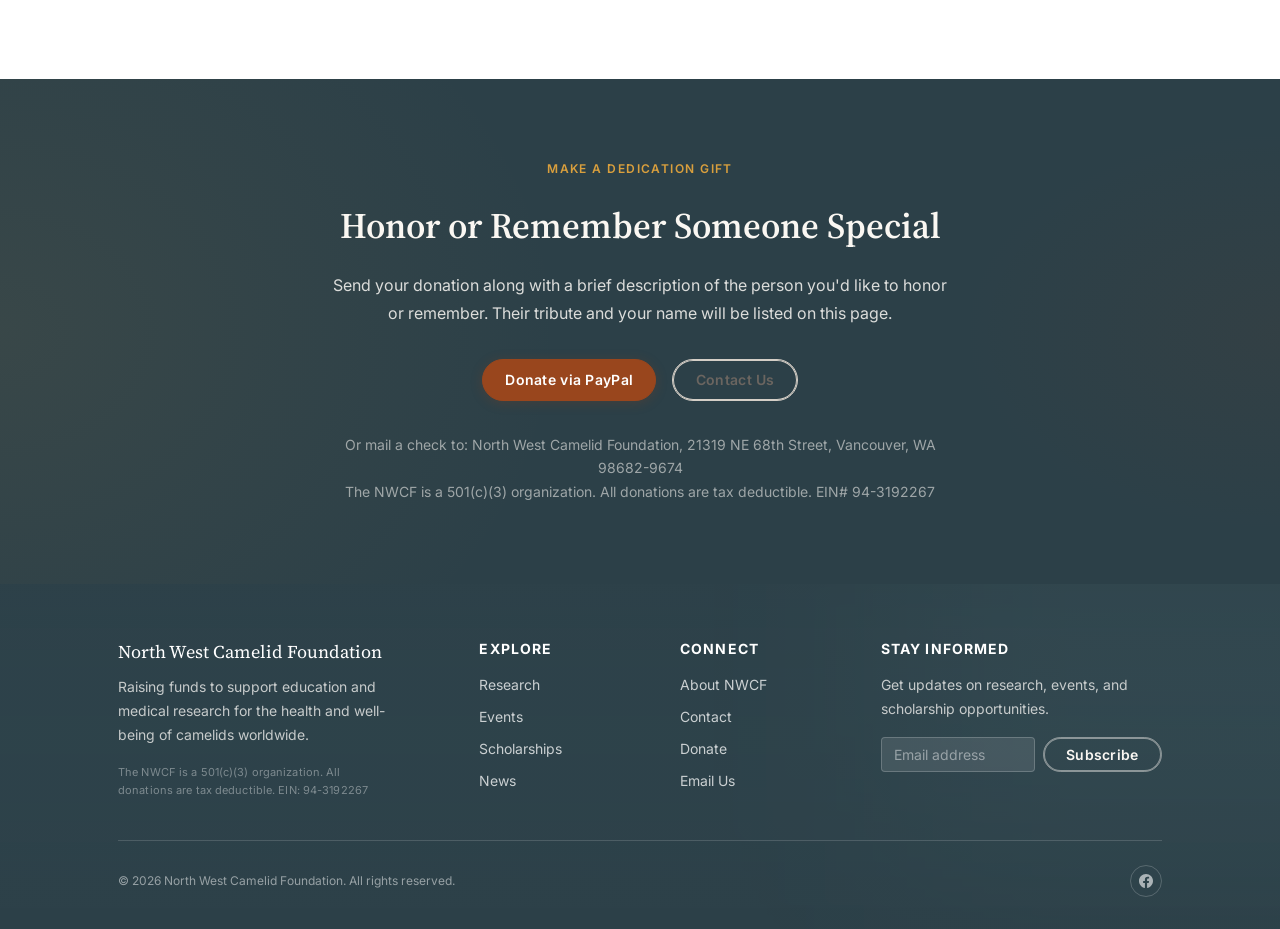
<file: honorarium.html>
<!DOCTYPE html>
<html lang="en">
<head>
  <meta charset="UTF-8">
  <link rel="icon" type="image/svg+xml" href="favicon.svg">
  <link rel="icon" type="image/png" sizes="32x32" href="favicon-32x32.png">
  <link rel="icon" type="image/x-icon" href="favicon.ico">
  <link rel="apple-touch-icon" sizes="180x180" href="apple-touch-icon.png">
  <meta name="viewport" content="width=device-width, initial-scale=1.0">
  <link rel="preconnect" href="https://fonts.googleapis.com">
  <link rel="preconnect" href="https://fonts.gstatic.com" crossorigin>
  <link href="https://fonts.googleapis.com/css2?family=Inter:wght@400;500;600;700&family=Source+Serif+4:ital,opsz,wght@0,8..60,400;0,8..60,600;0,8..60,700;1,8..60,400&display=swap" rel="stylesheet">
  <meta name="description" content="Honoring contributors to the camelid community and remembering friends and colleagues with memorial donations to North West Camelid Foundation research.">
  <title>Honorarium &amp; Memorials — North West Camelid Foundation</title>
  <link rel="stylesheet" href="css/styles-v2.css?v=brown137">
</head>
<body>

  <!-- ===================== HEADER ===================== -->
  <header class="site-header">
    <div class="container">
      <div class="header-inner">
        <a href="index.html" class="site-logo" aria-label="North West Camelid Foundation — home">
          <img src="images/nwcfLogo-nav.svg" alt="North West Camelid Foundation" class="logo-img">
          <span class="logo-text">North West Camelid Foundation</span>
        </a>
        <button class="nav-toggle" aria-label="Open navigation menu" aria-expanded="false" aria-controls="main-nav">
          <span></span><span></span><span></span>
        </button>
        <nav class="main-nav" id="main-nav" aria-label="Main navigation">
          <ul>
            <li class="has-dropdown">
              <a href="#" aria-haspopup="true" aria-expanded="false">About</a>
              <ul class="dropdown">
                <li><a href="about.html">About NWCF</a></li>
                <li><a href="leadership.html">Leadership</a></li>
                <li><a href="contact.html">Contact</a></li>
              </ul>
            </li>
            <li class="has-dropdown">
              <a href="#" aria-haspopup="true" aria-expanded="false">Our Work</a>
              <ul class="dropdown">
                <li><a href="research.html">Research</a></li>
                <li><a href="scholarships.html">Scholarships</a></li>
              </ul>
            </li>
            <li><a href="events.html">Events</a></li>
            <li><a href="news.html">News</a></li>
            <li class="nav-donate"><a href="donate.html">Donate</a></li>
          </ul>
        </nav>
      </div>
    </div>
  </header>

  <!-- Breadcrumb -->
  <nav class="breadcrumb" aria-label="Breadcrumb">
    <div class="container">
      <ol>
        <li><a href="index.html">Home</a></li>
        <li><a href="donate.html">Donate</a></li>
        <li><span aria-current="page">Honorarium &amp; Memorials</span></li>
      </ol>
    </div>
  </nav>

  <main>

    <!-- ===================== PAGE HERO ===================== -->
    <section class="page-hero">
      <div class="container">
        <div class="page-hero-grid" style="align-items:center;">
          <div>
            <span class="section-label">Honoring Our Community</span>
            <h1>Honorarium &amp; Memorials</h1>
            <p class="lead">Individuals who make extraordinary contributions to the camelid community can be honored with a tax-deductible donation in their name. Loved ones and friends we lose can be remembered through a gift to camelid research.</p>
          </div>
          <div>
            <img src="bouquet-white-flowers.png"
                 alt="A bouquet of white roses — a symbol of honoring and remembering"
                 style="width:100%; border-radius:var(--radius-md); box-shadow:var(--shadow-lg); display:block;"
                 loading="eager">
          </div>
        </div>
      </div>
    </section>

    <!-- ===================== HONORARIUMS ===================== -->
    <section class="section section--bg" aria-labelledby="honorarium-section-heading">
      <div class="container">

        <div class="section-header" style="text-align:center; margin-bottom:3rem;">
          <span class="section-label">Honorariums</span>
          <h2 id="honorarium-section-heading">Recognizing Extraordinary Service</h2>
          <p style="max-width:600px; margin-inline:auto; color:var(--muted);">These individuals have made outstanding contributions to camelid health and the work of the North West Camelid Foundation.</p>
        </div>

        <div class="honorarium-with-photo">
          <div class="honorarium-photo">
            <img src="flowers1.jpg" alt="A floral arrangement of pink roses and wildflowers" style="width:100%; border-radius:var(--radius-md); box-shadow:var(--shadow-md);">
          </div>
          <div class="honorarium-list">

            <article class="honorarium-entry">
              <h3 class="honorarium-entry__name">Pat Long, DVM</h3>
              <p>Pat Long, DVM, made a splendid presentation to our alpaca owners and once again declined payment.</p>
              <p class="honorarium-entry__attribution">Recognition and donation by the Alpaca Association of Western Oregon.</p>
            </article>

            <article class="honorarium-entry">
              <h3 class="honorarium-entry__name">Jim and Karen Conyngham</h3>
              <p>Jim and Karen Conyngham of Austin, Texas, are long-time donors of the Foundation. They attended our education session held in Centralia, Washington. Karen has volunteered for years representing camelids at annual sessions of the United States Animal Health Association. All owners owe her a big "Thank You" for her dedication and contribution of time and talent. We at NWCF appreciate their interest in supporting our fundraising with monetary contributions and for donated merchandise mailed to our raffles and auctions. Jim and Karen have also donated directly to OSU Foundation camelid research programs.</p>
              <p class="honorarium-entry__attribution">— G. Pfefferkorn, President, NWCF</p>
            </article>

            <article class="honorarium-entry">
              <h3 class="honorarium-entry__name">Dr. Chris Cebra and OSU Staff and Students</h3>
              <p>Dr. Cebra is a leader in alpaca and llama care at Oregon State University. His dedication to care and research has added much to the body of camelid health knowledge. Early in 2014 he stepped forward to assist with the health needs of an Oregon alpaca herd. The compassion and professionalism he, the staff and students at the Oregon State Veterinary Hospital showed in caring for these needy animals speaks much about the greatness of Oregon State. Thank you all for your contribution to the welfare of these animals. You are a credit to your profession.</p>
              <p class="honorarium-entry__attribution">Recognition and donation made by Glen Pfefferkorn &amp; Morris Wendorf.</p>
            </article>

          </div>
        </div>

      </div>
    </section>

    <!-- ===================== MEMORIALS ===================== -->
    <section class="section section--white" aria-labelledby="memorial-section-heading">
      <div class="container">

        <div class="section-header" style="text-align:center; margin-bottom:3rem;">
          <span class="section-label">Memorials</span>
          <h2 id="memorial-section-heading">Friends We Remember</h2>
          <p style="max-width:600px; margin-inline:auto; color:var(--muted);">These friends are remembered with a donation for research in their name.</p>
        </div>

        <div class="honorarium-with-photo honorarium-with-photo--reverse">
          <div class="honorarium-photo">
            <img src="flowers2.jpg" alt="A vibrant arrangement of orange and purple wildflowers" style="width:100%; border-radius:var(--radius-md); box-shadow:var(--shadow-md);">
          </div>
          <div class="honorarium-list">

            <article class="honorarium-entry">
              <h3 class="honorarium-entry__name">Marcia Andrews</h3>
              <p>Marcia and her partner Cheryl operated an alpaca ranch near Silverton. She was an active member of CABA, WABA and served on the board of NWCF. She performed her secretarial duties in an exemplary manner. Marcia was a special friend, always upbeat and willing to offer her ideas and time. Her life ended too soon with her passing in April, 2014. She will be missed.</p>
            </article>

            <article class="honorarium-entry">
              <h3 class="honorarium-entry__name">Louie Derting</h3>
              <p>Louie's contribution to our community was limited somewhat by his physical condition. He made up for that with his welcoming smile and words of encouragement. I'll always remember our conversations when I called to visit with his wife Cheryl. Cheryl was a director and our treasurer for several years. They always supported our research efforts in a big way.</p>
            </article>

            <article class="honorarium-entry">
              <h3 class="honorarium-entry__name">Skip King</h3>
              <p>In May 2014, past director Skip King passed away. He and wife Katie moved to Lyons from California. He played a major role at the Llama Association of North America conference in Salem. As a director of our Foundation, he was always a champion of those who didn't speak up. He helped locate herd sire services for several of our fundraisers. He felt that he needed to redo what he didn't do well. During retirement, he went back to college and took advanced math classes. He excelled and spent many hours tutoring struggling math students.</p>
            </article>

            <article class="honorarium-entry">
              <h3 class="honorarium-entry__name">Al Lambert</h3>
              <p>"Almost honest Al" as many of us knew him was one of a kind. We enjoyed hours listening to his 'true' life adventure stories. Never at a loss for words he really was a special guy. We always took advantage of his offers of time and equipment from his construction business to help with an event. Many events would have been more difficult or impossible without his generous donations. His wife Linda was a director and past treasurer of our Foundation.</p>
            </article>

          </div>
        </div>

        <p class="honorarium-attribution-footer"><em>Memorial donations made by Glen Pfefferkorn &amp; Morris Wendorf.</em></p>

      </div>
    </section>

    <!-- ===================== HOW TO DONATE ===================== -->
    <section class="section section--brown" aria-labelledby="how-to-donate-heading">
      <div class="container" style="max-width:680px; text-align:center;">
        <span class="section-label">Make a Dedication Gift</span>
        <h2 id="how-to-donate-heading">Honor or Remember Someone Special</h2>
        <p style="margin-bottom:2rem;">Send your donation along with a brief description of the person you'd like to honor or remember. Their tribute and your name will be listed on this page.</p>
        <div style="display:flex; flex-wrap:wrap; gap:1rem; justify-content:center; margin-bottom:2rem;">
          <a href="https://www.paypal.com/donate/?hosted_button_id=K4UBYVT8Q8E2L" class="btn btn-donate" target="_blank" rel="noopener noreferrer">Donate via PayPal</a>
          <a href="contact.html" class="btn btn-secondary">Contact Us</a>
        </div>
        <p style="font-size:var(--size-sm); opacity:0.65;">Or mail a check to: North West Camelid Foundation, 21319 NE 68th Street, Vancouver, WA 98682-9674<br>
        The NWCF is a 501(c)(3) organization. All donations are tax deductible. EIN# 94-3192267</p>
      </div>
    </section>

  </main>

  <!-- ===================== FOOTER ===================== -->
  <footer class="site-footer" aria-label="Site footer">
    <div class="container">
      <div class="site-footer__top">

        <div class="site-footer__brand">
          <div class="site-footer__logo">North West Camelid Foundation</div>
          <p class="site-footer__text">
            Raising funds to support education and medical research for the health and well-being of camelids worldwide.
          </p>
          <p class="site-footer__text site-footer__text--legal">The NWCF is a 501(c)(3) organization. All donations are tax deductible. EIN: 94-3192267</p>
        </div>

        <div>
          <h3 class="site-footer__heading">Explore</h3>
          <nav class="site-footer__nav" aria-label="Footer explore">
            <a href="research.html">Research</a>
            <a href="events.html">Events</a>
            <a href="scholarships.html">Scholarships</a>
            <a href="news.html">News</a>
          </nav>
        </div>

        <div>
          <h3 class="site-footer__heading">Connect</h3>
          <div class="site-footer__meta">
            <a href="about.html">About NWCF</a>
            <a href="contact.html">Contact</a>
            <a href="donate.html">Donate</a>
            <a href="mailto:info@NWCamelidFoundation.org">Email Us</a>
          </div>
        </div>

        <div class="site-footer__signup">
          <h3 class="site-footer__heading">Stay informed</h3>
          <p class="site-footer__text">Get updates on research, events, and scholarship opportunities.</p>
          <form class="site-footer__form" action="#" method="post">
            <input class="site-footer__input" type="email" name="email" placeholder="Email address" aria-label="Email address" />
            <button class="btn btn-light" type="submit">Subscribe</button>
          </form>
        </div>

      </div>
      <div class="site-footer__bottom">
        <div class="site-footer__copyright">
          &copy; 2026 North West Camelid Foundation. All rights reserved.
        </div>
        <div class="site-footer__social">
          <a href="https://www.facebook.com/NWCamelids" aria-label="Facebook" target="_blank" rel="noopener noreferrer">
            <svg xmlns="http://www.w3.org/2000/svg" viewBox="0 0 24 24" width="14" height="14" fill="currentColor" aria-hidden="true">
              <path d="M24 12.073C24 5.405 18.627 0 12 0S0 5.405 0 12.073C0 18.1 4.388 23.094 10.125 24v-8.437H7.078v-3.49h3.047V9.413c0-3.026 1.791-4.697 4.533-4.697 1.312 0 2.686.236 2.686.236v2.97h-1.513c-1.491 0-1.956.93-1.956 1.886v2.264h3.328l-.532 3.49h-2.796V24C19.612 23.094 24 18.1 24 12.073z"/>
            </svg>
          </a>
        </div>
      </div>
    </div>
  </footer>

  <script src="js/main.js?v=brown93"></script>
</body>
</html>
</file>
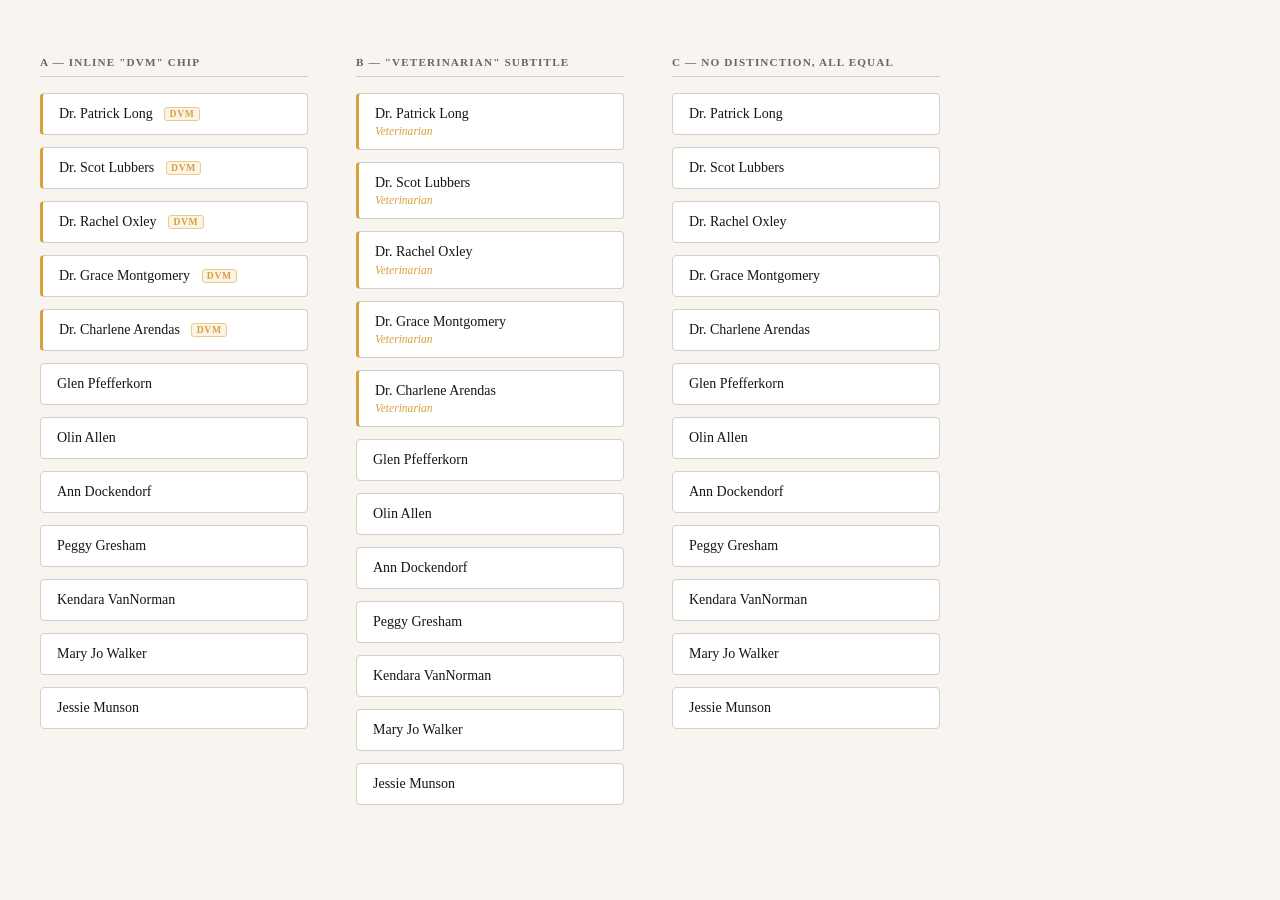
<file: label-preview.html>
<!DOCTYPE html>
<html lang="en">
<head>
<meta charset="UTF-8">
<meta name="viewport" content="width=device-width, initial-scale=1.0">
<title>DVM Label Preview</title>
<style>
  body { font-family: 'Georgia', serif; background: #F8F5F0; padding: 3rem 2rem; color: #1A1410; }
  .columns { display: grid; grid-template-columns: 1fr 1fr 1fr; gap: 3rem; max-width: 900px; }
  .col-label { font-size: 0.7rem; font-weight: 700; text-transform: uppercase; letter-spacing: 0.1em; color: #6B6560; margin-bottom: 1rem; padding-bottom: 0.5rem; border-bottom: 1px solid #D4CEC6; }

  .member-item {
    background: #fff;
    border: 1px solid #D4CEC6;
    border-radius: 4px;
    padding: 0.75rem 1rem;
    font-size: 0.875rem;
    margin-bottom: 0.75rem;
  }
  .member-item.vet { border-left: 3px solid #D99F3D; }

  .chip {
    display: inline-block;
    font-size: 0.6rem;
    font-weight: 700;
    letter-spacing: 0.07em;
    text-transform: uppercase;
    color: #D99F3D;
    background: #FBF4E6;
    border: 1px solid #E8CC8A;
    border-radius: 3px;
    padding: 0.1em 0.45em 0.12em;
    margin-left: 0.5rem;
    vertical-align: middle;
    line-height: 1;
    position: relative;
    top: -1px;
  }

  .name { display: block; }
  .subtitle {
    display: block;
    font-size: 0.72rem;
    color: #D99F3D;
    font-style: italic;
    margin-top: 0.2rem;
  }
</style>
</head>
<body>
<div class="columns">
  <div>
    <div class="col-label">A — Inline "DVM" chip</div>
    <div class="member-item vet">Dr. Patrick Long <span class="chip">DVM</span></div>
    <div class="member-item vet">Dr. Scot Lubbers <span class="chip">DVM</span></div>
    <div class="member-item vet">Dr. Rachel Oxley <span class="chip">DVM</span></div>
    <div class="member-item vet">Dr. Grace Montgomery <span class="chip">DVM</span></div>
    <div class="member-item vet">Dr. Charlene Arendas <span class="chip">DVM</span></div>
    <div class="member-item">Glen Pfefferkorn</div>
    <div class="member-item">Olin Allen</div>
    <div class="member-item">Ann Dockendorf</div>
    <div class="member-item">Peggy Gresham</div>
    <div class="member-item">Kendara VanNorman</div>
    <div class="member-item">Mary Jo Walker</div>
    <div class="member-item">Jessie Munson</div>
  </div>
  <div>
    <div class="col-label">B — "Veterinarian" subtitle</div>
    <div class="member-item vet"><span class="name">Dr. Patrick Long</span><span class="subtitle">Veterinarian</span></div>
    <div class="member-item vet"><span class="name">Dr. Scot Lubbers</span><span class="subtitle">Veterinarian</span></div>
    <div class="member-item vet"><span class="name">Dr. Rachel Oxley</span><span class="subtitle">Veterinarian</span></div>
    <div class="member-item vet"><span class="name">Dr. Grace Montgomery</span><span class="subtitle">Veterinarian</span></div>
    <div class="member-item vet"><span class="name">Dr. Charlene Arendas</span><span class="subtitle">Veterinarian</span></div>
    <div class="member-item"><span class="name">Glen Pfefferkorn</span></div>
    <div class="member-item"><span class="name">Olin Allen</span></div>
    <div class="member-item"><span class="name">Ann Dockendorf</span></div>
    <div class="member-item"><span class="name">Peggy Gresham</span></div>
    <div class="member-item"><span class="name">Kendara VanNorman</span></div>
    <div class="member-item"><span class="name">Mary Jo Walker</span></div>
    <div class="member-item"><span class="name">Jessie Munson</span></div>
  </div>
  <div>
    <div class="col-label">C — No distinction, all equal</div>
    <div class="member-item">Dr. Patrick Long</div>
    <div class="member-item">Dr. Scot Lubbers</div>
    <div class="member-item">Dr. Rachel Oxley</div>
    <div class="member-item">Dr. Grace Montgomery</div>
    <div class="member-item">Dr. Charlene Arendas</div>
    <div class="member-item">Glen Pfefferkorn</div>
    <div class="member-item">Olin Allen</div>
    <div class="member-item">Ann Dockendorf</div>
    <div class="member-item">Peggy Gresham</div>
    <div class="member-item">Kendara VanNorman</div>
    <div class="member-item">Mary Jo Walker</div>
    <div class="member-item">Jessie Munson</div>
  </div>
</div>
</body>
</html>
</file>
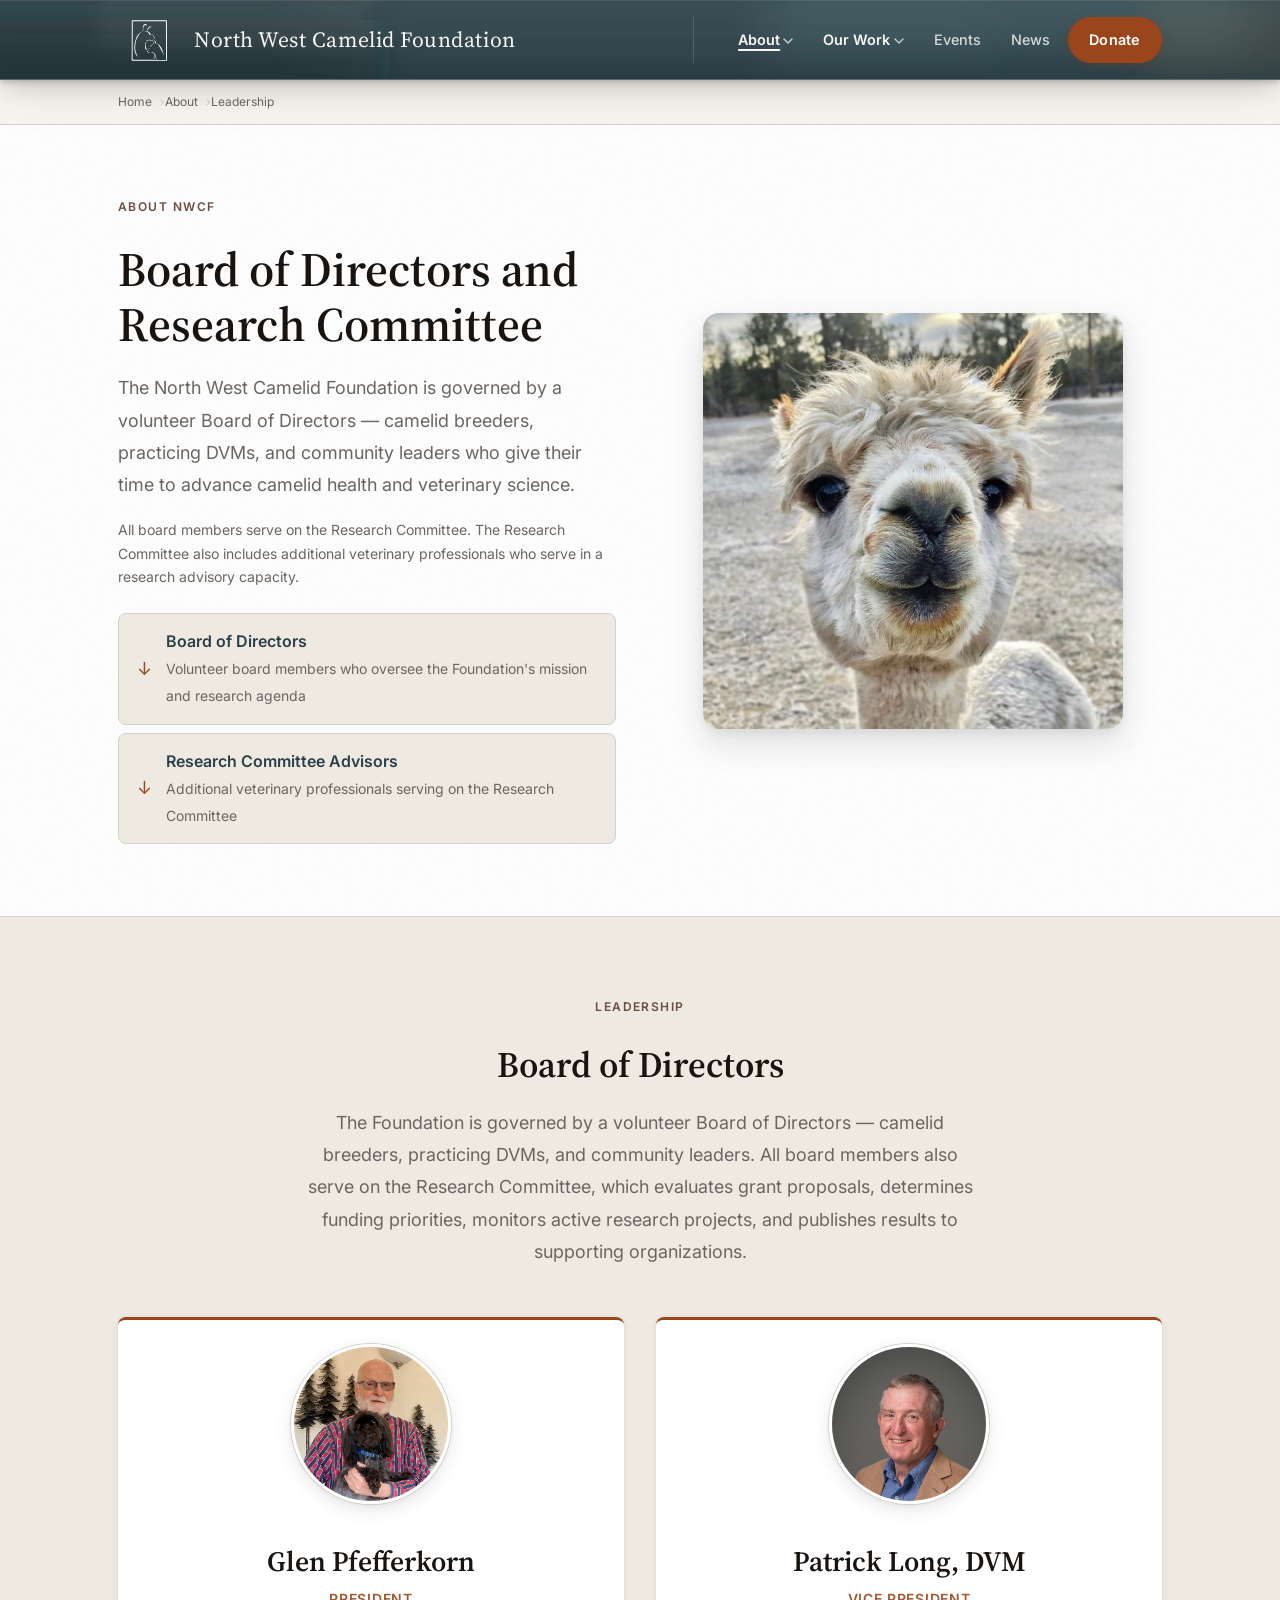
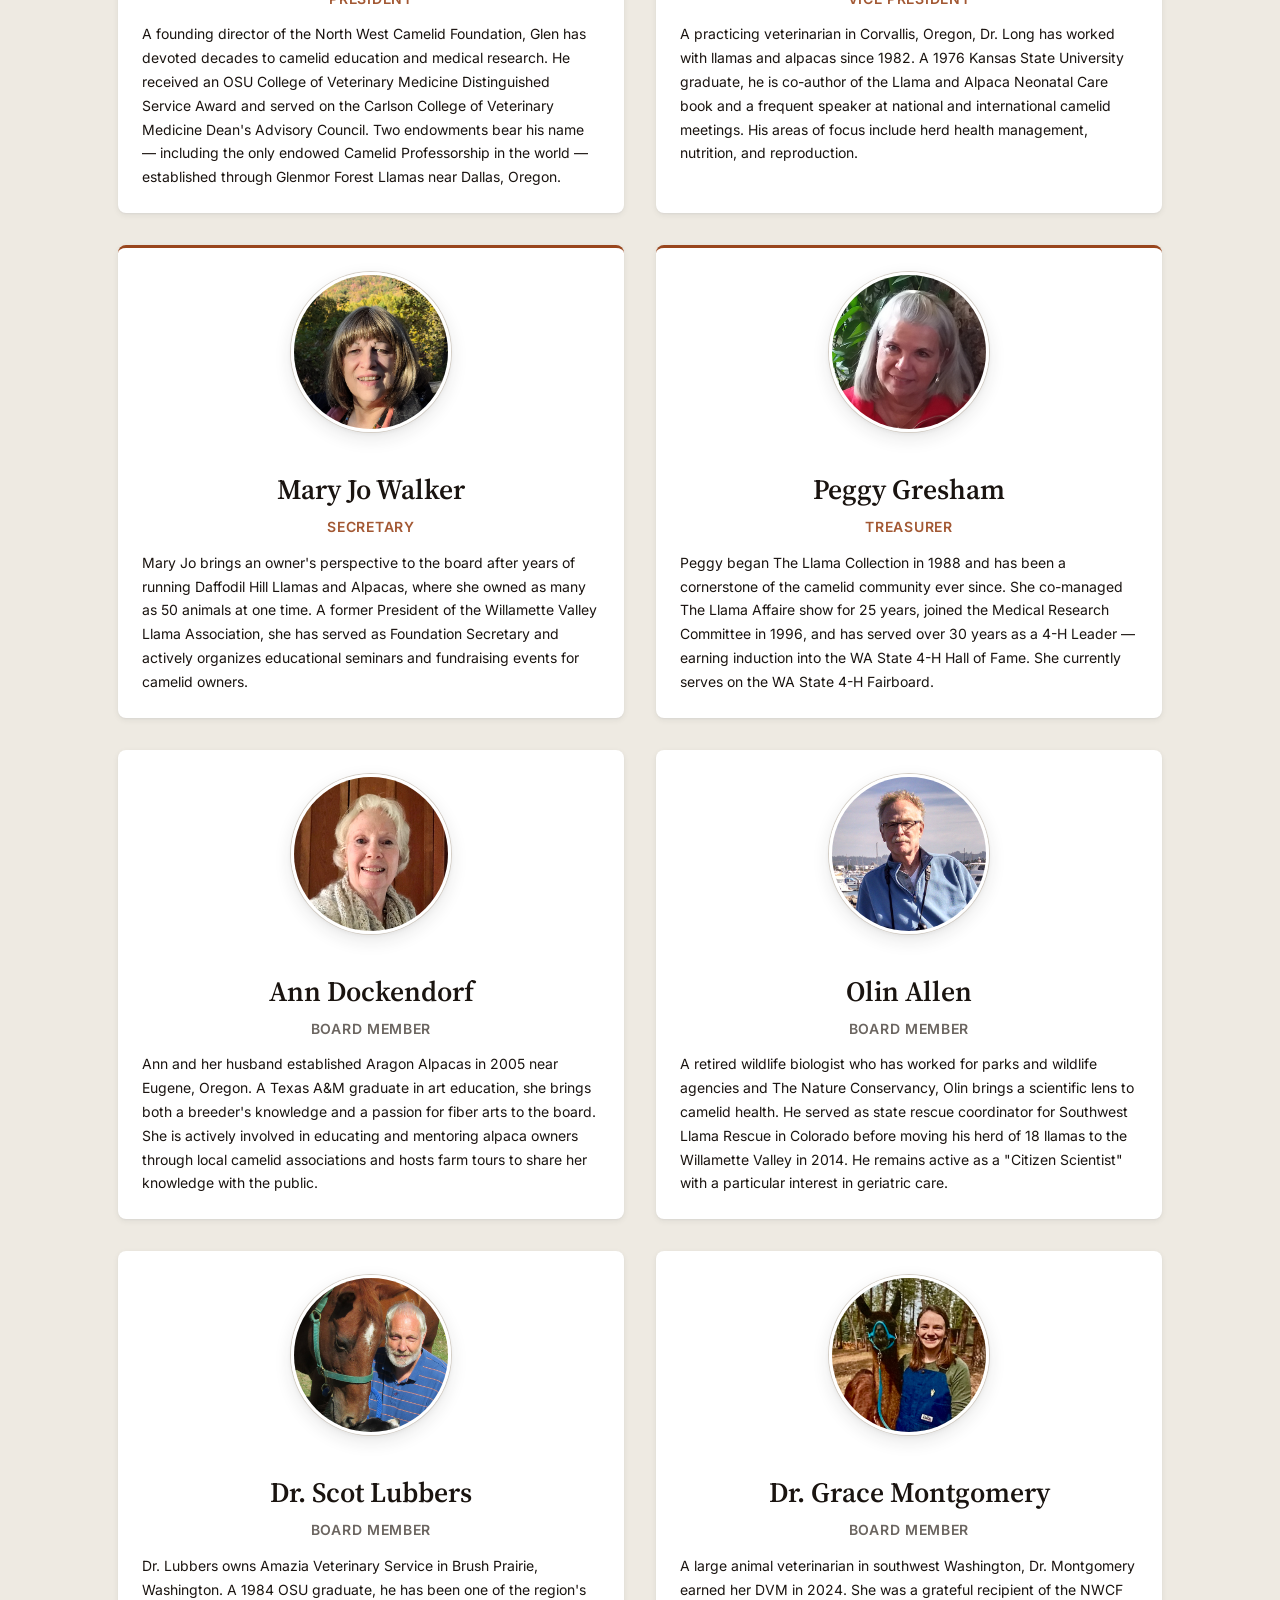
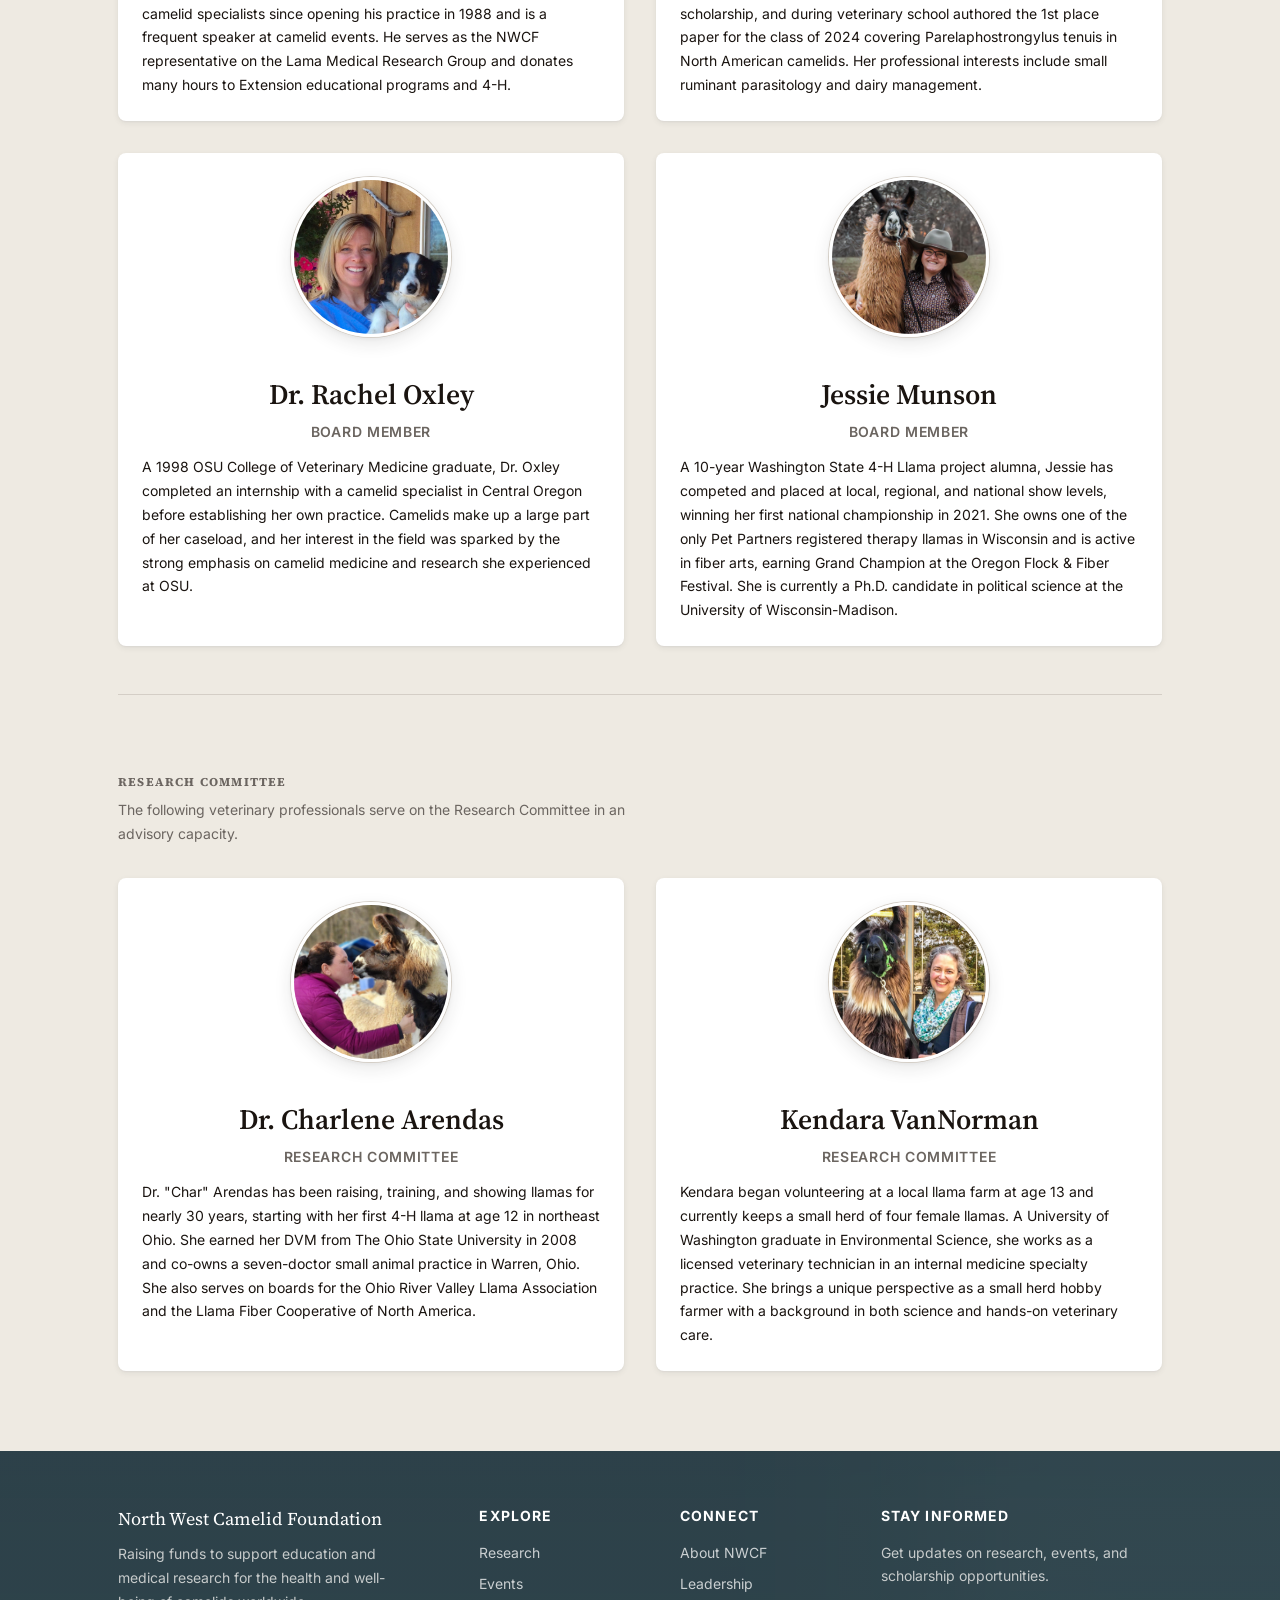
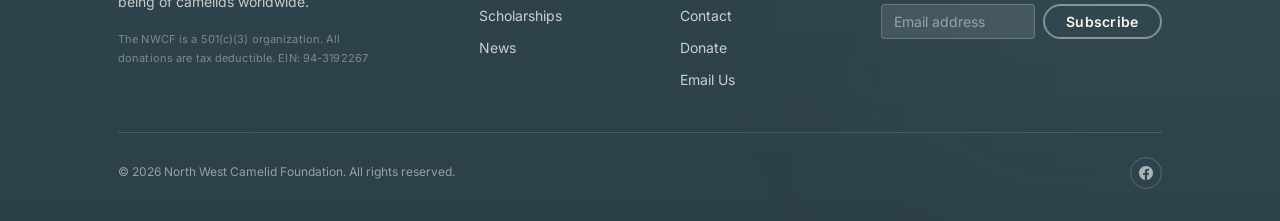
<file: leadership.html>
<!DOCTYPE html>
<html lang="en">
<head>
  <meta charset="UTF-8">
  <link rel="icon" type="image/svg+xml" href="favicon.svg">
  <link rel="icon" type="image/png" sizes="32x32" href="favicon-32x32.png">
  <link rel="icon" type="image/x-icon" href="favicon.ico">
  <link rel="apple-touch-icon" sizes="180x180" href="apple-touch-icon.png">
  <meta name="viewport" content="width=device-width, initial-scale=1.0">
  <link rel="preconnect" href="https://fonts.googleapis.com">
  <link rel="preconnect" href="https://fonts.gstatic.com" crossorigin>
  <link href="https://fonts.googleapis.com/css2?family=Inter:wght@400;500;600;700&family=Source+Serif+4:ital,opsz,wght@0,8..60,400;0,8..60,600;0,8..60,700;1,8..60,400&display=swap" rel="stylesheet">
  <meta name="description" content="Meet the Board of Directors and Research Committee of the North West Camelid Foundation — veterinarians, breeders, and community leaders advancing camelid health.">
  <title>Leadership — North West Camelid Foundation</title>
  <link rel="stylesheet" href="css/styles-v2.css?v=brown171">
</head>
<body>

  <!-- ===================== HEADER ===================== -->
  <header class="site-header">
    <div class="container">
      <div class="header-inner">
        <a href="index.html" class="site-logo" aria-label="North West Camelid Foundation — home">
          <img src="images/nwcfLogo-nav.svg" alt="North West Camelid Foundation" class="logo-img">
          <span class="logo-text">North West Camelid Foundation</span>
        </a>
        <button class="nav-toggle" aria-label="Open navigation menu" aria-expanded="false" aria-controls="main-nav">
          <span></span><span></span><span></span>
        </button>
        <nav class="main-nav" id="main-nav" aria-label="Main navigation">
          <ul>
            <li class="has-dropdown">
              <a href="#" aria-haspopup="true" aria-expanded="false">About</a>
              <ul class="dropdown">
                <li><a href="about.html">About NWCF</a></li>
                <li><a href="leadership.html" aria-current="page">Leadership</a></li>
                <li><a href="contact.html">Contact</a></li>
              </ul>
            </li>
            <li class="has-dropdown">
              <a href="#" aria-haspopup="true" aria-expanded="false">Our Work</a>
              <ul class="dropdown">
                <li><a href="research.html">Research</a></li>
                <li><a href="scholarships.html">Scholarships</a></li>
              </ul>
            </li>
            <li><a href="events.html">Events</a></li>
            <li><a href="news.html">News</a></li>
            <li class="nav-donate"><a href="donate.html">Donate</a></li>
          </ul>
        </nav>
      </div>
    </div>
  </header>

  <!-- Breadcrumb -->
  <nav class="breadcrumb" aria-label="Breadcrumb">
    <div class="container">
      <ol>
        <li><a href="index.html">Home</a></li>
        <li><a href="about.html">About</a></li>
        <li><span aria-current="page">Leadership</span></li>
      </ol>
    </div>
  </nav>

  <main>

    <!-- ===================== PAGE HERO ===================== -->
    <section class="page-hero">
      <div class="container">
        <div class="page-hero-grid">
          <div>
            <span class="section-label">About NWCF</span>
            <h1>Board of Directors and Research Committee</h1>
            <p class="lead">The North West Camelid Foundation is governed by a volunteer Board of Directors — camelid breeders, practicing DVMs, and community leaders who give their time to advance camelid health and veterinary science.</p>
            <p style="color:var(--muted); font-size:var(--size-sm); margin-bottom:1.5rem;">All board members serve on the Research Committee. The Research Committee also includes additional veterinary professionals who serve in a research advisory capacity.</p>
            <div style="display:flex; flex-direction:column; gap:0.5rem;">
              <a href="#board-heading" class="nav-anchor-card">
                <span class="nav-anchor-card__icon">↓</span>
                <div>
                  <strong class="nav-anchor-card__title">Board of Directors</strong>
                  <span class="nav-anchor-card__desc">Volunteer board members who oversee the Foundation's mission and research agenda</span>
                </div>
              </a>
              <a href="#committee-heading" class="nav-anchor-card">
                <span class="nav-anchor-card__icon">↓</span>
                <div>
                  <strong class="nav-anchor-card__title">Research Committee Advisors</strong>
                  <span class="nav-anchor-card__desc">Additional veterinary professionals serving on the Research Committee</span>
                </div>
              </a>
            </div>
          </div>
          <div style="display:flex; justify-content:center;">
            <img src="images/alpaca-closeup.png" alt="A cream-colored alpaca — one of the animals NWCF exists to protect" style="width:100%; max-width:420px; border-radius:16px; box-shadow:var(--shadow-lg); object-fit:cover;">
          </div>
        </div>
      </div>
    </section>

    <!-- ===================== BOARD ===================== -->
    <section class="section section--panel" aria-labelledby="board-heading">
      <div class="container">
        <div class="section-header">
          <span class="section-label">Leadership</span>
          <h2 id="board-heading">Board of Directors</h2>
          <p class="lead">The Foundation is governed by a volunteer Board of Directors — camelid breeders, practicing DVMs, and community leaders. All board members also serve on the Research Committee, which evaluates grant proposals, determines funding priorities, monitors active research projects, and publishes results to supporting organizations.</p>
        </div>

        <div class="grid-2">

          <div class="card team-card team-card--officer">
            <img src="images/board-glen.png" alt="Glen Pfefferkorn" class="team-photo">
            <h3>Glen Pfefferkorn</h3>
            <p class="text-muted" style="font-size:var(--size-sm); font-weight:600; text-transform:uppercase; letter-spacing:0.05em; margin-bottom:0.75rem;">President</p>
            <p style="font-size:var(--size-sm);">A founding director of the North West Camelid Foundation, Glen has devoted decades to camelid education and medical research. He received an OSU College of Veterinary Medicine Distinguished Service Award and served on the Carlson College of Veterinary Medicine Dean's Advisory Council. Two endowments bear his name — including the only endowed Camelid Professorship in the world — established through Glenmor Forest Llamas near Dallas, Oregon.</p>
          </div>

          <div class="card team-card team-card--officer">
            <img src="images/committee-patrick.png" alt="Patrick Long, DVM" class="team-photo">
            <h3>Patrick Long, DVM</h3>
            <p class="text-muted" style="font-size:var(--size-sm); font-weight:600; text-transform:uppercase; letter-spacing:0.05em; margin-bottom:0.75rem;">Vice President</p>
            <p style="font-size:var(--size-sm);">A practicing veterinarian in Corvallis, Oregon, Dr. Long has worked with llamas and alpacas since 1982. A 1976 Kansas State University graduate, he is co-author of the Llama and Alpaca Neonatal Care book and a frequent speaker at national and international camelid meetings. His areas of focus include herd health management, nutrition, and reproduction.</p>
          </div>

          <div class="card team-card team-card--officer">
            <img src="images/board-maryjo.png" alt="Mary Jo Walker" class="team-photo">
            <h3>Mary Jo Walker</h3>
            <p class="text-muted" style="font-size:var(--size-sm); font-weight:600; text-transform:uppercase; letter-spacing:0.05em; margin-bottom:0.75rem;">Secretary</p>
            <p style="font-size:var(--size-sm);">Mary Jo brings an owner's perspective to the board after years of running Daffodil Hill Llamas and Alpacas, where she owned as many as 50 animals at one time. A former President of the Willamette Valley Llama Association, she has served as Foundation Secretary and actively organizes educational seminars and fundraising events for camelid owners.</p>
          </div>

          <div class="card team-card team-card--officer">
            <img src="images/board-peggy.png" alt="Peggy Gresham" class="team-photo">
            <h3>Peggy Gresham</h3>
            <p class="text-muted" style="font-size:var(--size-sm); font-weight:600; text-transform:uppercase; letter-spacing:0.05em; margin-bottom:0.75rem;">Treasurer</p>
            <p style="font-size:var(--size-sm);">Peggy began The Llama Collection in 1988 and has been a cornerstone of the camelid community ever since. She co-managed The Llama Affaire show for 25 years, joined the Medical Research Committee in 1996, and has served over 30 years as a 4-H Leader — earning induction into the WA State 4-H Hall of Fame. She currently serves on the WA State 4-H Fairboard.</p>
          </div>

          <div class="card team-card">
            <img src="images/board-ann.png" alt="Ann Dockendorf" class="team-photo">
            <h3>Ann Dockendorf</h3>
            <p class="text-muted" style="font-size:var(--size-sm); font-weight:600; text-transform:uppercase; letter-spacing:0.05em; margin-bottom:0.75rem;">Board Member</p>
            <p style="font-size:var(--size-sm);">Ann and her husband established Aragon Alpacas in 2005 near Eugene, Oregon. A Texas A&amp;M graduate in art education, she brings both a breeder's knowledge and a passion for fiber arts to the board. She is actively involved in educating and mentoring alpaca owners through local camelid associations and hosts farm tours to share her knowledge with the public.</p>
          </div>

          <div class="card team-card">
            <img src="images/board-olin.png" alt="Olin Allen" class="team-photo">
            <h3>Olin Allen</h3>
            <p class="text-muted" style="font-size:var(--size-sm); font-weight:600; text-transform:uppercase; letter-spacing:0.05em; margin-bottom:0.75rem;">Board Member</p>
            <p style="font-size:var(--size-sm);">A retired wildlife biologist who has worked for parks and wildlife agencies and The Nature Conservancy, Olin brings a scientific lens to camelid health. He served as state rescue coordinator for Southwest Llama Rescue in Colorado before moving his herd of 18 llamas to the Willamette Valley in 2014. He remains active as a "Citizen Scientist" with a particular interest in geriatric care.</p>
          </div>

          <div class="card team-card">
            <img src="images/committee-scot.png" alt="Dr. Scot Lubbers" class="team-photo">
            <h3>Dr. Scot Lubbers</h3>
            <p class="text-muted" style="font-size:var(--size-sm); font-weight:600; text-transform:uppercase; letter-spacing:0.05em; margin-bottom:0.75rem;">Board Member</p>
            <p style="font-size:var(--size-sm);">Dr. Lubbers owns Amazia Veterinary Service in Brush Prairie, Washington. A 1984 OSU graduate, he has been one of the region's camelid specialists since opening his practice in 1988 and is a frequent speaker at camelid events. He serves as the NWCF representative on the Lama Medical Research Group and donates many hours to Extension educational programs and 4-H.</p>
          </div>

          <div class="card team-card">
            <img src="images/committee-grace.jpg" alt="Dr. Grace Montgomery" class="team-photo">
            <h3>Dr. Grace Montgomery</h3>
            <p class="text-muted" style="font-size:var(--size-sm); font-weight:600; text-transform:uppercase; letter-spacing:0.05em; margin-bottom:0.75rem;">Board Member</p>
            <p style="font-size:var(--size-sm);">A large animal veterinarian in southwest Washington, Dr. Montgomery earned her DVM in 2024. She was a grateful recipient of the NWCF scholarship, and during veterinary school authored the 1st place paper for the class of 2024 covering Parelaphostrongylus tenuis in North American camelids. Her professional interests include small ruminant parasitology and dairy management.</p>
          </div>

          <div class="card team-card">
            <img src="images/committee-rachel.jpg" alt="Dr. Rachel Oxley" class="team-photo">
            <h3>Dr. Rachel Oxley</h3>
            <p class="text-muted" style="font-size:var(--size-sm); font-weight:600; text-transform:uppercase; letter-spacing:0.05em; margin-bottom:0.75rem;">Board Member</p>
            <p style="font-size:var(--size-sm);">A 1998 OSU College of Veterinary Medicine graduate, Dr. Oxley completed an internship with a camelid specialist in Central Oregon before establishing her own practice. Camelids make up a large part of her caseload, and her interest in the field was sparked by the strong emphasis on camelid medicine and research she experienced at OSU.</p>
          </div>

          <div class="card team-card">
            <img src="images/board-jessie.jpg" alt="Jessie Munson" class="team-photo">
            <h3>Jessie Munson</h3>
            <p class="text-muted" style="font-size:var(--size-sm); font-weight:600; text-transform:uppercase; letter-spacing:0.05em; margin-bottom:0.75rem;">Board Member</p>
            <p style="font-size:var(--size-sm);">A 10-year Washington State 4-H Llama project alumna, Jessie has competed and placed at local, regional, and national show levels, winning her first national championship in 2021. She owns one of the only Pet Partners registered therapy llamas in Wisconsin and is active in fiber arts, earning Grand Champion at the Oregon Flock &amp; Fiber Festival. She is currently a Ph.D. candidate in political science at the University of Wisconsin-Madison.</p>
          </div>

        </div>

        <!-- Research Committee advisors -->
        <div style="margin-top:3rem; padding-top:2.5rem; border-top:1px solid var(--border);" id="committee-heading">
          <h3 style="font-size:var(--size-xs); font-weight:700; text-transform:uppercase; letter-spacing:0.1em; color:var(--muted); margin-bottom:0.5rem;">Research Committee</h3>
          <p style="font-size:var(--size-sm); color:var(--muted); max-width:60ch; margin-bottom:2rem;">The following veterinary professionals serve on the Research Committee in an advisory capacity.</p>
          <div class="grid-2">

            <div class="card team-card">
              <img src="images/committee-charlene.jpg" alt="Dr. Charlene Arendas" class="team-photo">
              <h3>Dr. Charlene Arendas</h3>
              <p class="text-muted" style="font-size:var(--size-sm); font-weight:600; text-transform:uppercase; letter-spacing:0.05em; margin-bottom:0.75rem;">Research Committee</p>
              <p style="font-size:var(--size-sm);">Dr. "Char" Arendas has been raising, training, and showing llamas for nearly 30 years, starting with her first 4-H llama at age 12 in northeast Ohio. She earned her DVM from The Ohio State University in 2008 and co-owns a seven-doctor small animal practice in Warren, Ohio. She also serves on boards for the Ohio River Valley Llama Association and the Llama Fiber Cooperative of North America.</p>
            </div>

            <div class="card team-card">
              <img src="images/board-kendara.jpg" alt="Kendara VanNorman" class="team-photo">
              <h3>Kendara VanNorman</h3>
              <p class="text-muted" style="font-size:var(--size-sm); font-weight:600; text-transform:uppercase; letter-spacing:0.05em; margin-bottom:0.75rem;">Research Committee</p>
              <p style="font-size:var(--size-sm);">Kendara began volunteering at a local llama farm at age 13 and currently keeps a small herd of four female llamas. A University of Washington graduate in Environmental Science, she works as a licensed veterinary technician in an internal medicine specialty practice. She brings a unique perspective as a small herd hobby farmer with a background in both science and hands-on veterinary care.</p>
            </div>

          </div>
        </div>

      </div>
    </section>

  </main>

  <!-- ===================== FOOTER ===================== -->
  <footer class="site-footer" aria-label="Site footer">
    <div class="container">
      <div class="site-footer__top">

        <div class="site-footer__brand">
          <div class="site-footer__logo">North West Camelid Foundation</div>
          <p class="site-footer__text">
            Raising funds to support education and medical research for the health and well-being of camelids worldwide.
          </p>
          <p class="site-footer__text site-footer__text--legal">The NWCF is a 501(c)(3) organization. All donations are tax deductible. EIN: 94-3192267</p>
        </div>

        <div>
          <h3 class="site-footer__heading">Explore</h3>
          <nav class="site-footer__nav" aria-label="Footer explore">
            <a href="research.html">Research</a>
            <a href="events.html">Events</a>
            <a href="scholarships.html">Scholarships</a>
            <a href="news.html">News</a>
          </nav>
        </div>

        <div>
          <h3 class="site-footer__heading">Connect</h3>
          <div class="site-footer__meta">
            <a href="about.html">About NWCF</a>
            <a href="leadership.html">Leadership</a>
            <a href="contact.html">Contact</a>
            <a href="donate.html">Donate</a>
            <a href="mailto:info@NWCamelidFoundation.org">Email Us</a>
          </div>
        </div>

        <div class="site-footer__signup">
          <h3 class="site-footer__heading">Stay informed</h3>
          <p class="site-footer__text">Get updates on research, events, and scholarship opportunities.</p>
          <form class="site-footer__form" action="#" method="post">
            <input class="site-footer__input" type="email" name="email" placeholder="Email address" aria-label="Email address" />
            <button class="btn btn-light" type="submit">Subscribe</button>
          </form>
        </div>

      </div>
      <div class="site-footer__bottom">
        <div class="site-footer__copyright">
          &copy; 2026 North West Camelid Foundation. All rights reserved.
        </div>
        <div class="site-footer__social">
          <a href="https://www.facebook.com/NWCamelids" aria-label="Facebook" target="_blank" rel="noopener noreferrer">
            <svg xmlns="http://www.w3.org/2000/svg" viewBox="0 0 24 24" width="14" height="14" fill="currentColor" aria-hidden="true">
              <path d="M24 12.073C24 5.405 18.627 0 12 0S0 5.405 0 12.073C0 18.1 4.388 23.094 10.125 24v-8.437H7.078v-3.49h3.047V9.413c0-3.026 1.791-4.697 4.533-4.697 1.312 0 2.686.236 2.686.236v2.97h-1.513c-1.491 0-1.956.93-1.956 1.886v2.264h3.328l-.532 3.49h-2.796V24C19.612 23.094 24 18.1 24 12.073z"/>
            </svg>
          </a>
        </div>
      </div>
    </div>
  </footer>

  <script src="js/main.js?v=brown94"></script>
</body>
</html>
</file>
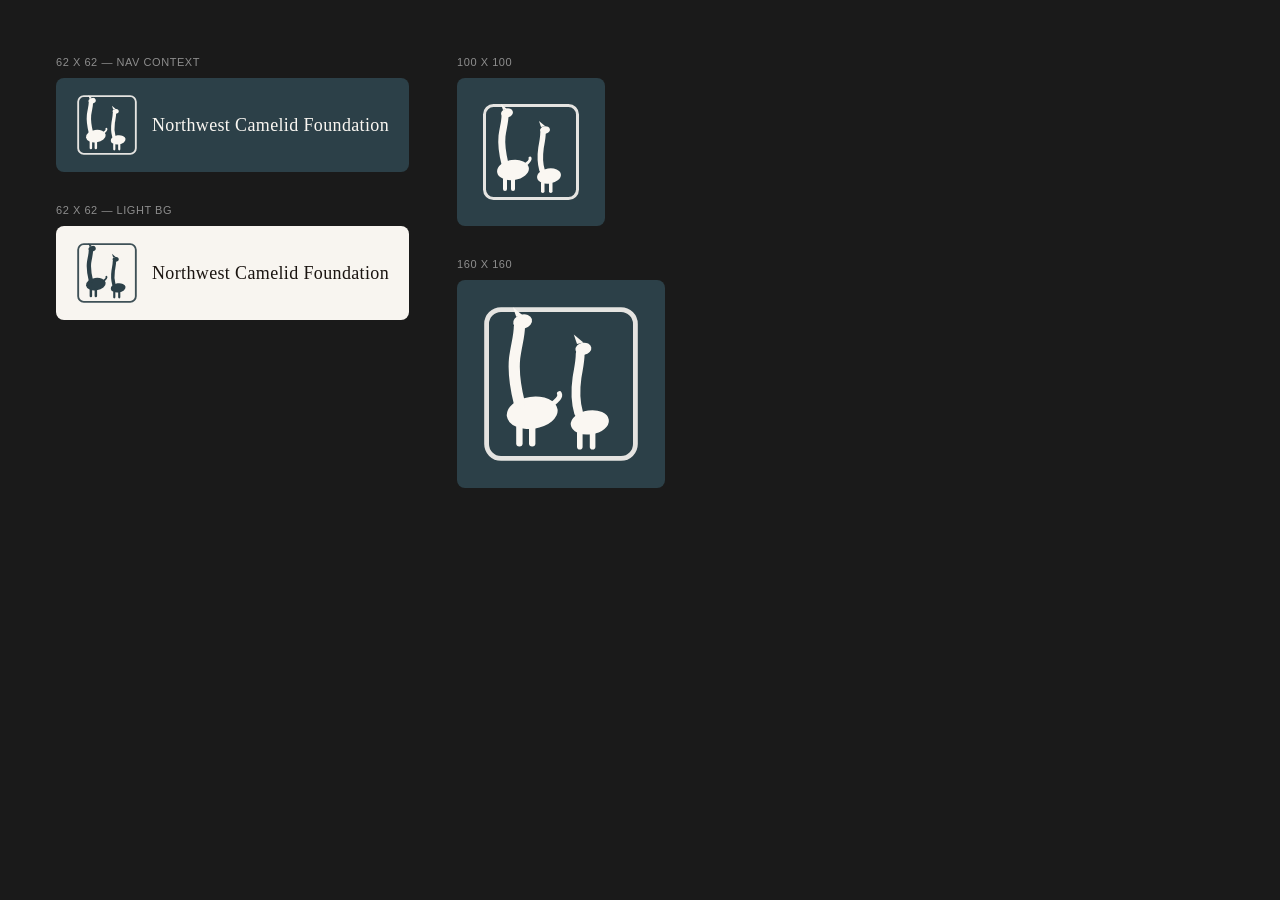
<file: logo-preview.html>
<!DOCTYPE html>
<html>
<head>
<meta charset="UTF-8">
<style>
  body { background: #1a1a1a; display: flex; gap: 48px; padding: 48px; align-items: flex-start; flex-wrap: wrap; font-family: sans-serif; color: #fff; }
  .col { display: flex; flex-direction: column; gap: 32px; }
  .swatch { display: flex; flex-direction: column; align-items: flex-start; gap: 10px; }
  .label { font-size: 11px; opacity: 0.5; letter-spacing: 0.05em; text-transform: uppercase; }
  .dark { background: #2C4048; padding: 16px 20px; border-radius: 8px; display: flex; align-items: center; gap: 14px; }
  .light { background: #F8F5F0; padding: 16px 20px; border-radius: 8px; display: flex; align-items: center; gap: 14px; }
  .wordmark { font-family: Georgia, serif; font-size: 18px; letter-spacing: 0.02em; }
</style>
</head>
<body>

<div class="col">
  <div class="swatch">
    <div class="label">62 x 62 — nav context</div>
    <div class="dark">
      <svg xmlns="http://www.w3.org/2000/svg" viewBox="0 0 100 100" width="62" height="62">
        <rect x="3.5" y="3.5" width="93" height="93" rx="9" fill="none" stroke="rgba(250,247,242,0.9)" stroke-width="3"/>
        <ellipse cx="32" cy="68" rx="16" ry="10" fill="#FAF7F2" transform="rotate(-8 32 68)"/>
        <path d="M24,62 C22,54 20,44 21,34 C22,26 24,20 24,14" fill="none" stroke="#FAF7F2" stroke-width="7" stroke-linecap="round"/>
        <ellipse cx="26" cy="11" rx="6" ry="4.5" fill="#FAF7F2" transform="rotate(-15 26 11)"/>
        <path d="M22,8 L20,2 L26,7" fill="#FAF7F2"/>
        <rect x="22" y="75" width="4" height="14" rx="2" fill="#FAF7F2"/>
        <rect x="30" y="75" width="4" height="14" rx="2" fill="#FAF7F2"/>
        <path d="M44,63 C48,60 50,58 49,56" fill="none" stroke="#FAF7F2" stroke-width="3" stroke-linecap="round"/>
        <ellipse cx="68" cy="74" rx="12" ry="7.5" fill="#FAF7F2" transform="rotate(-8 68 74)"/>
        <path d="M61,68 C59,61 59,53 60,46 C61,40 62,36 62,31" fill="none" stroke="#FAF7F2" stroke-width="5.5" stroke-linecap="round"/>
        <ellipse cx="64" cy="28" rx="5" ry="3.8" fill="#FAF7F2" transform="rotate(-10 64 28)"/>
        <path d="M60,25 L58,19 L64,24" fill="#FAF7F2"/>
        <rect x="60" y="79" width="3.5" height="12" rx="1.75" fill="#FAF7F2"/>
        <rect x="68" y="79" width="3.5" height="12" rx="1.75" fill="#FAF7F2"/>
      </svg>
      <span class="wordmark" style="color:#FAF7F2">Northwest Camelid Foundation</span>
    </div>
  </div>

  <div class="swatch">
    <div class="label">62 x 62 — light bg</div>
    <div class="light">
      <svg xmlns="http://www.w3.org/2000/svg" viewBox="0 0 100 100" width="62" height="62">
        <rect x="3.5" y="3.5" width="93" height="93" rx="9" fill="none" stroke="rgba(44,64,72,0.9)" stroke-width="3"/>
        <ellipse cx="32" cy="68" rx="16" ry="10" fill="#2C4048" transform="rotate(-8 32 68)"/>
        <path d="M24,62 C22,54 20,44 21,34 C22,26 24,20 24,14" fill="none" stroke="#2C4048" stroke-width="7" stroke-linecap="round"/>
        <ellipse cx="26" cy="11" rx="6" ry="4.5" fill="#2C4048" transform="rotate(-15 26 11)"/>
        <path d="M22,8 L20,2 L26,7" fill="#2C4048"/>
        <rect x="22" y="75" width="4" height="14" rx="2" fill="#2C4048"/>
        <rect x="30" y="75" width="4" height="14" rx="2" fill="#2C4048"/>
        <path d="M44,63 C48,60 50,58 49,56" fill="none" stroke="#2C4048" stroke-width="3" stroke-linecap="round"/>
        <ellipse cx="68" cy="74" rx="12" ry="7.5" fill="#2C4048" transform="rotate(-8 68 74)"/>
        <path d="M61,68 C59,61 59,53 60,46 C61,40 62,36 62,31" fill="none" stroke="#2C4048" stroke-width="5.5" stroke-linecap="round"/>
        <ellipse cx="64" cy="28" rx="5" ry="3.8" fill="#2C4048" transform="rotate(-10 64 28)"/>
        <path d="M60,25 L58,19 L64,24" fill="#2C4048"/>
        <rect x="60" y="79" width="3.5" height="12" rx="1.75" fill="#2C4048"/>
        <rect x="68" y="79" width="3.5" height="12" rx="1.75" fill="#2C4048"/>
      </svg>
      <span class="wordmark" style="color:#1A1410">Northwest Camelid Foundation</span>
    </div>
  </div>
</div>

<div class="col">
  <div class="swatch">
    <div class="label">100 x 100</div>
    <div class="dark" style="padding:24px">
      <svg xmlns="http://www.w3.org/2000/svg" viewBox="0 0 100 100" width="100" height="100">
        <rect x="3.5" y="3.5" width="93" height="93" rx="9" fill="none" stroke="rgba(250,247,242,0.9)" stroke-width="3"/>
        <ellipse cx="32" cy="68" rx="16" ry="10" fill="#FAF7F2" transform="rotate(-8 32 68)"/>
        <path d="M24,62 C22,54 20,44 21,34 C22,26 24,20 24,14" fill="none" stroke="#FAF7F2" stroke-width="7" stroke-linecap="round"/>
        <ellipse cx="26" cy="11" rx="6" ry="4.5" fill="#FAF7F2" transform="rotate(-15 26 11)"/>
        <path d="M22,8 L20,2 L26,7" fill="#FAF7F2"/>
        <rect x="22" y="75" width="4" height="14" rx="2" fill="#FAF7F2"/>
        <rect x="30" y="75" width="4" height="14" rx="2" fill="#FAF7F2"/>
        <path d="M44,63 C48,60 50,58 49,56" fill="none" stroke="#FAF7F2" stroke-width="3" stroke-linecap="round"/>
        <ellipse cx="68" cy="74" rx="12" ry="7.5" fill="#FAF7F2" transform="rotate(-8 68 74)"/>
        <path d="M61,68 C59,61 59,53 60,46 C61,40 62,36 62,31" fill="none" stroke="#FAF7F2" stroke-width="5.5" stroke-linecap="round"/>
        <ellipse cx="64" cy="28" rx="5" ry="3.8" fill="#FAF7F2" transform="rotate(-10 64 28)"/>
        <path d="M60,25 L58,19 L64,24" fill="#FAF7F2"/>
        <rect x="60" y="79" width="3.5" height="12" rx="1.75" fill="#FAF7F2"/>
        <rect x="68" y="79" width="3.5" height="12" rx="1.75" fill="#FAF7F2"/>
      </svg>
    </div>
  </div>

  <div class="swatch">
    <div class="label">160 x 160</div>
    <div class="dark" style="padding:24px">
      <svg xmlns="http://www.w3.org/2000/svg" viewBox="0 0 100 100" width="160" height="160">
        <rect x="3.5" y="3.5" width="93" height="93" rx="9" fill="none" stroke="rgba(250,247,242,0.9)" stroke-width="3"/>
        <ellipse cx="32" cy="68" rx="16" ry="10" fill="#FAF7F2" transform="rotate(-8 32 68)"/>
        <path d="M24,62 C22,54 20,44 21,34 C22,26 24,20 24,14" fill="none" stroke="#FAF7F2" stroke-width="7" stroke-linecap="round"/>
        <ellipse cx="26" cy="11" rx="6" ry="4.5" fill="#FAF7F2" transform="rotate(-15 26 11)"/>
        <path d="M22,8 L20,2 L26,7" fill="#FAF7F2"/>
        <rect x="22" y="75" width="4" height="14" rx="2" fill="#FAF7F2"/>
        <rect x="30" y="75" width="4" height="14" rx="2" fill="#FAF7F2"/>
        <path d="M44,63 C48,60 50,58 49,56" fill="none" stroke="#FAF7F2" stroke-width="3" stroke-linecap="round"/>
        <ellipse cx="68" cy="74" rx="12" ry="7.5" fill="#FAF7F2" transform="rotate(-8 68 74)"/>
        <path d="M61,68 C59,61 59,53 60,46 C61,40 62,36 62,31" fill="none" stroke="#FAF7F2" stroke-width="5.5" stroke-linecap="round"/>
        <ellipse cx="64" cy="28" rx="5" ry="3.8" fill="#FAF7F2" transform="rotate(-10 64 28)"/>
        <path d="M60,25 L58,19 L64,24" fill="#FAF7F2"/>
        <rect x="60" y="79" width="3.5" height="12" rx="1.75" fill="#FAF7F2"/>
        <rect x="68" y="79" width="3.5" height="12" rx="1.75" fill="#FAF7F2"/>
      </svg>
    </div>
  </div>
</div>

</body>
</html>
</file>
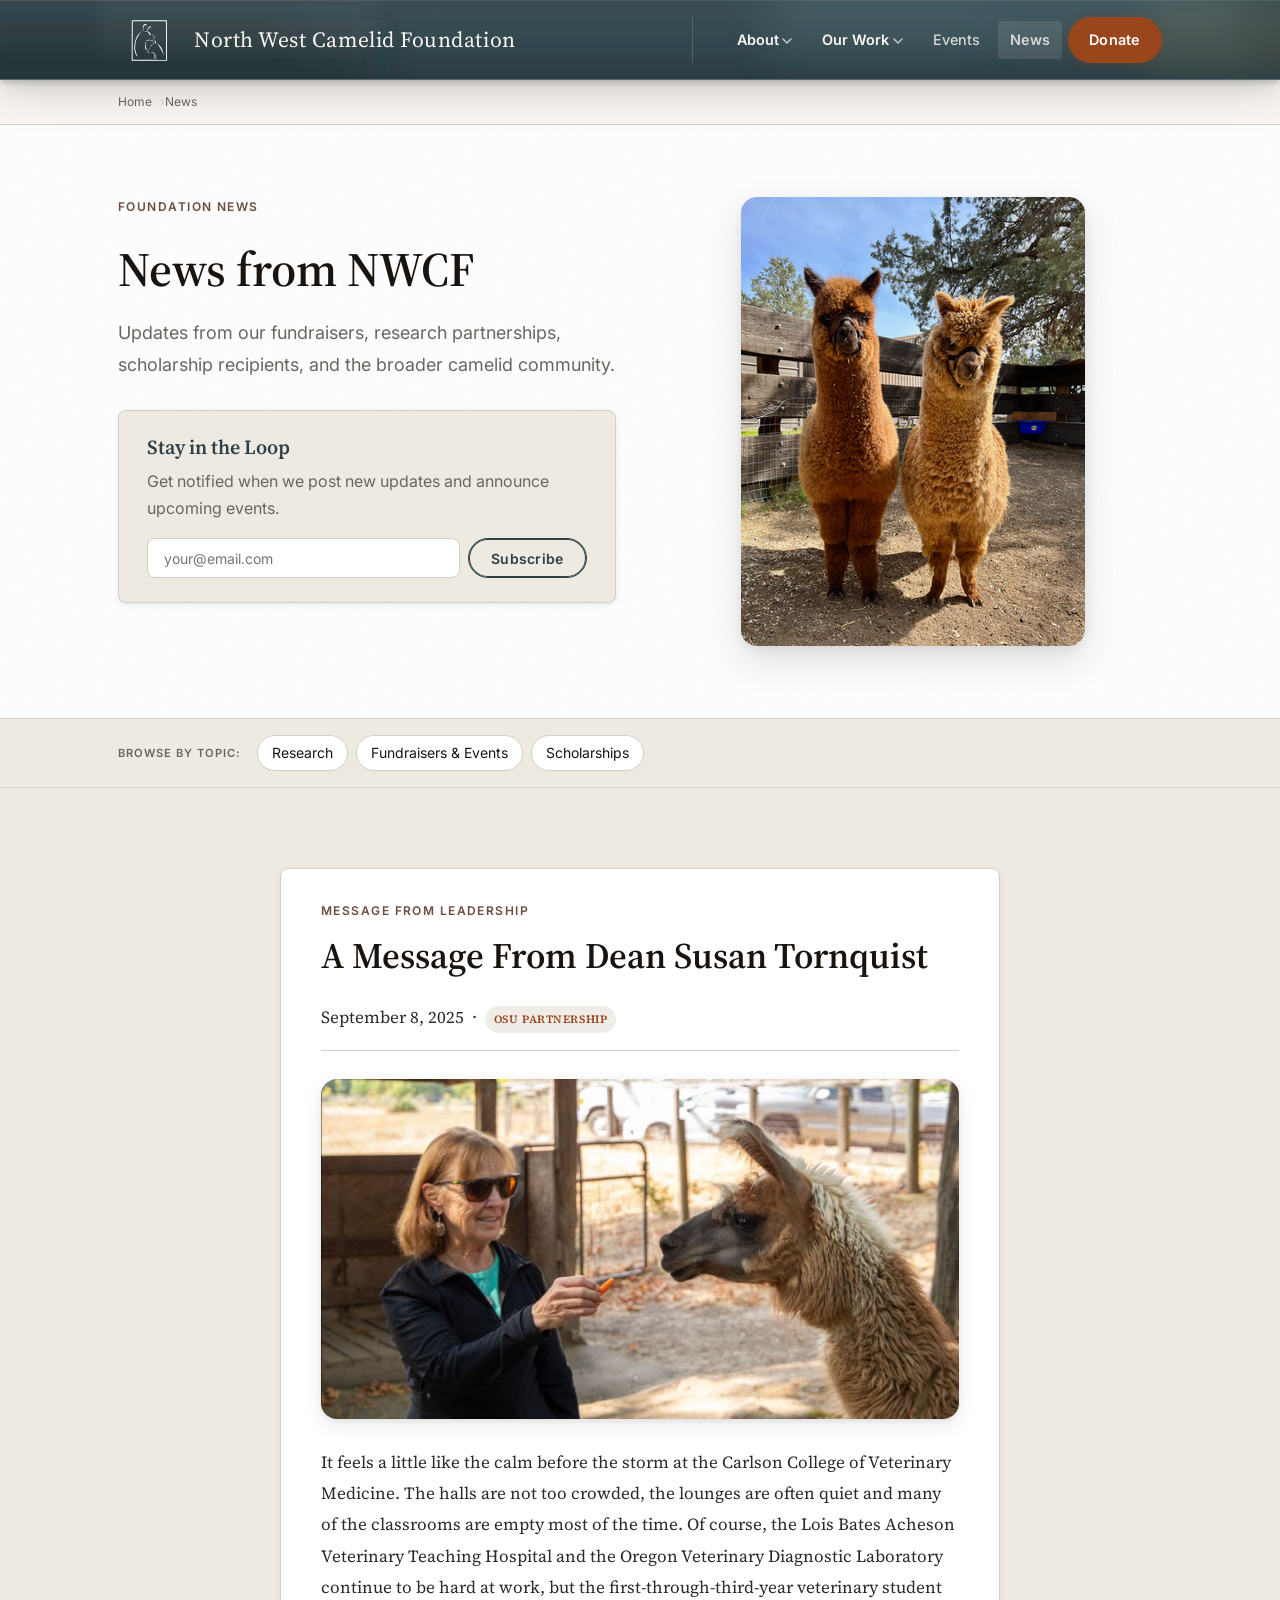
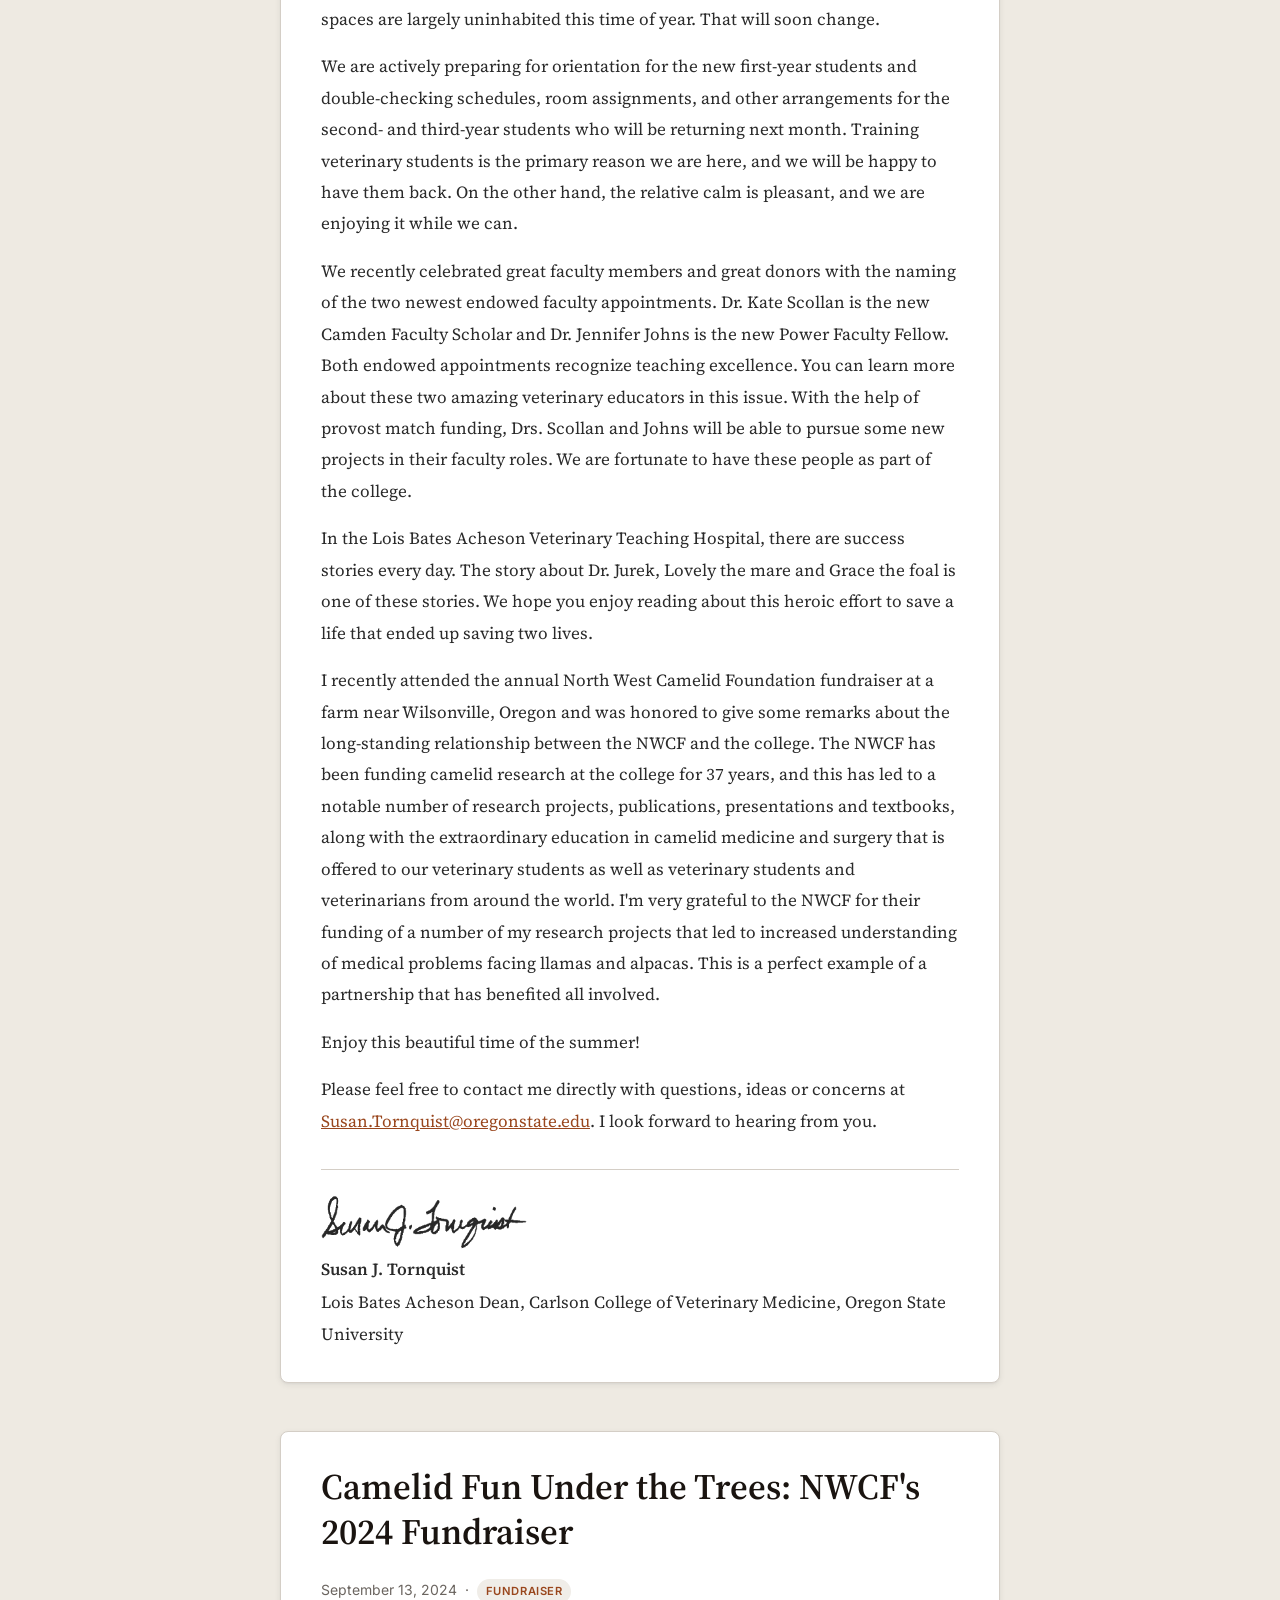
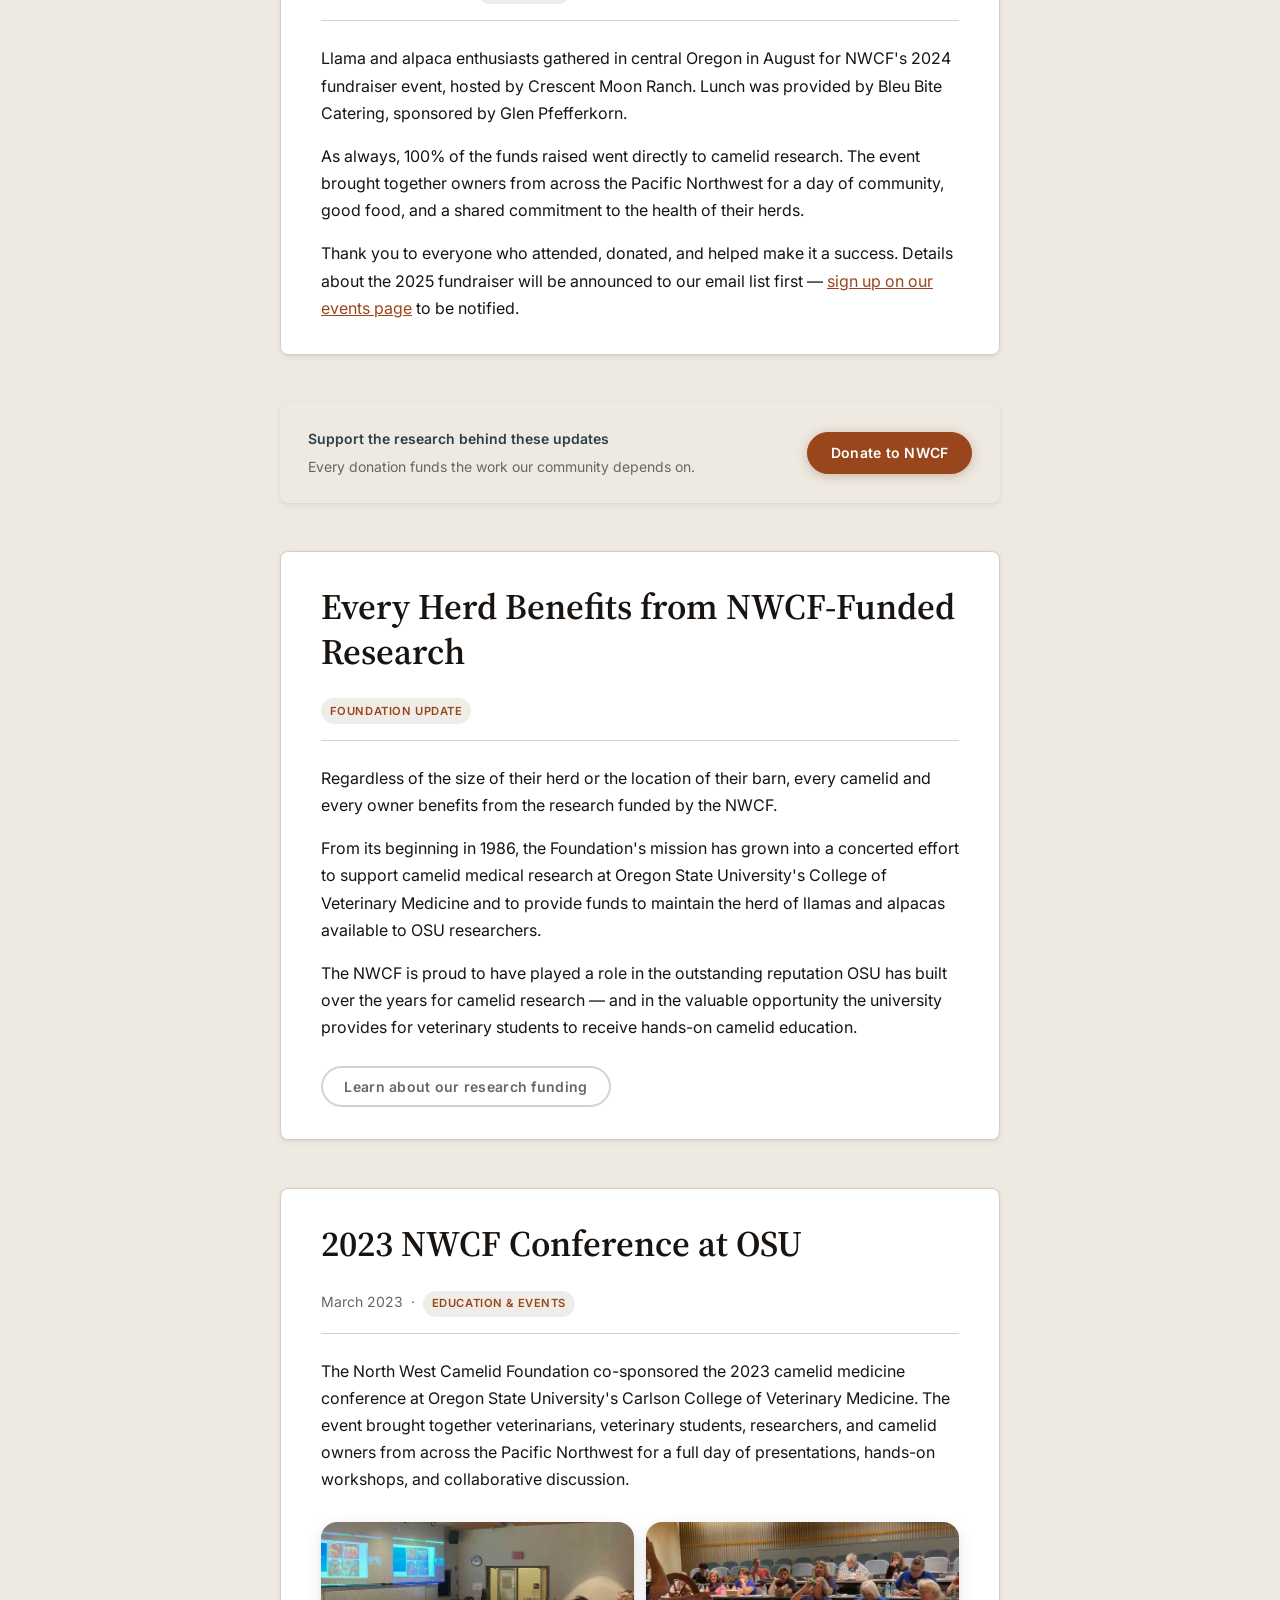
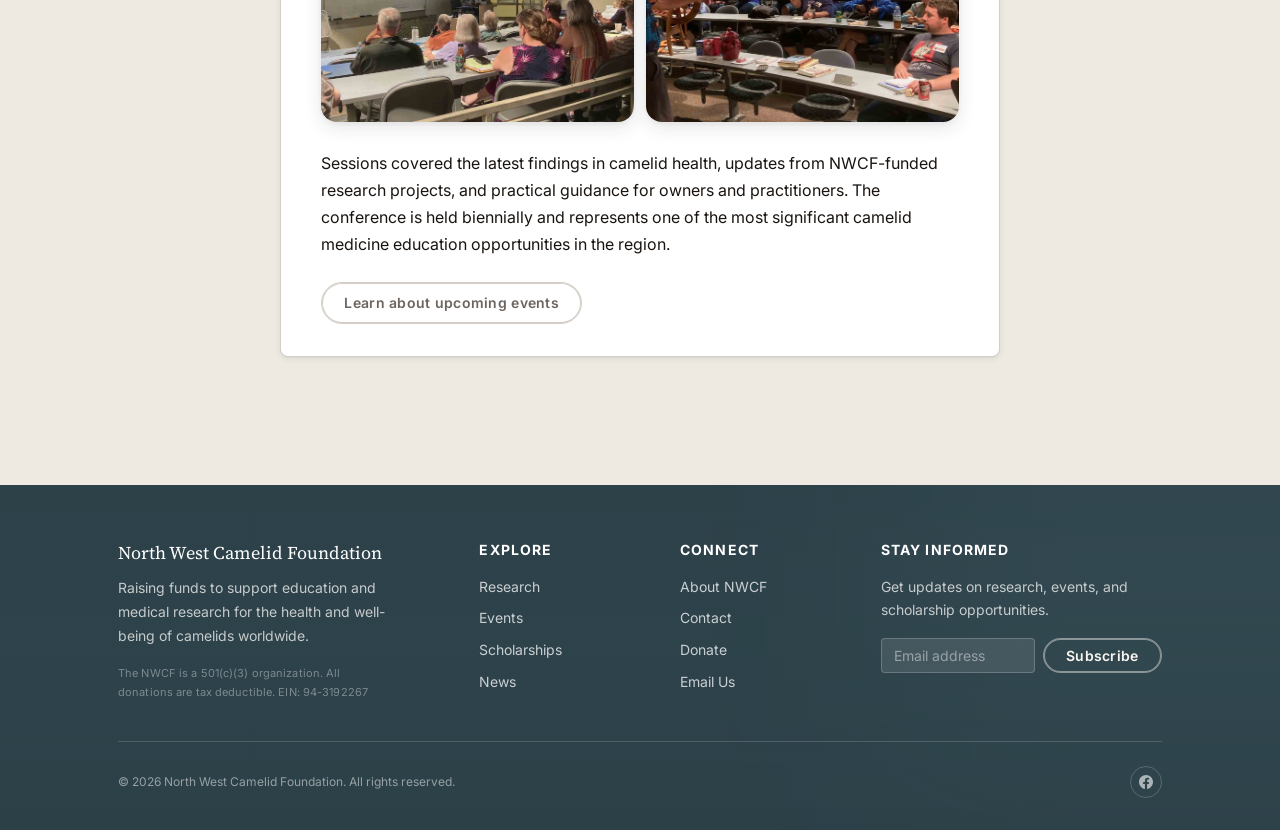
<file: news.html>
<!DOCTYPE html>
<html lang="en">
<head>
  <meta charset="UTF-8">
  <link rel="icon" type="image/svg+xml" href="favicon.svg">
  <link rel="icon" type="image/png" sizes="32x32" href="favicon-32x32.png">
  <link rel="icon" type="image/x-icon" href="favicon.ico">
  <link rel="apple-touch-icon" sizes="180x180" href="apple-touch-icon.png">
  <meta name="viewport" content="width=device-width, initial-scale=1.0">
  <link rel="preconnect" href="https://fonts.googleapis.com">
  <link rel="preconnect" href="https://fonts.gstatic.com" crossorigin>
  <link href="https://fonts.googleapis.com/css2?family=Inter:wght@400;500;600;700&family=Source+Serif+4:ital,opsz,wght@0,8..60,400;0,8..60,600;0,8..60,700;1,8..60,400&display=swap" rel="stylesheet">
  <meta name="description" content="News and updates from the North West Camelid Foundation — fundraisers, research milestones, and messages from leadership.">
  <title>News — North West Camelid Foundation</title>
  <link rel="stylesheet" href="css/styles-v2.css?v=brown137">
</head>
<body>

  <!-- ===================== HEADER ===================== -->
  <header class="site-header">
    <div class="container">
      <div class="header-inner">
        <a href="index.html" class="site-logo" aria-label="North West Camelid Foundation — home">
          <img src="images/nwcfLogo-nav.svg" alt="North West Camelid Foundation" class="logo-img">
          <span class="logo-text">North West Camelid Foundation</span>
        </a>
        <button class="nav-toggle" aria-label="Open navigation menu" aria-expanded="false" aria-controls="main-nav">
          <span></span><span></span><span></span>
        </button>
                        <nav class="main-nav" id="main-nav" aria-label="Main navigation">
          <ul>
            <li class="has-dropdown">
              <a href="#" aria-haspopup="true" aria-expanded="false">About</a>
              <ul class="dropdown">
                <li><a href="about.html">About NWCF</a></li>
                <li><a href="leadership.html">Leadership</a></li>
                <li><a href="contact.html">Contact</a></li>
              </ul>
            </li>
            <li class="has-dropdown">
              <a href="#" aria-haspopup="true" aria-expanded="false">Our Work</a>
              <ul class="dropdown">
                <li><a href="research.html">Research</a></li>
                <li><a href="scholarships.html">Scholarships</a></li>
              </ul>
            </li>
            <li><a href="events.html">Events</a></li>
            <li><a href="news.html">News</a></li>
            <li class="nav-donate"><a href="donate.html">Donate</a></li>
          </ul>
        </nav>
      </div>
    </div>
  </header>

  <!-- Breadcrumb -->
  <nav class="breadcrumb" aria-label="Breadcrumb">
    <div class="container">
      <ol>
        <li><a href="index.html">Home</a></li>
        <li><span aria-current="page">News</span></li>
      </ol>
    </div>
  </nav>

  <main>

    <!-- ===================== PAGE HERO ===================== -->
    <section class="page-hero">
      <div class="container">
        <div style="display:grid; grid-template-columns:1fr 1fr; gap:3rem; align-items:stretch;">

          <!-- Left: heading + subscribe card -->
          <div style="display:flex; flex-direction:column; gap:1.75rem;">
            <div>
              <span class="section-label">Foundation News</span>
              <h1>News from NWCF</h1>
              <p class="lead">Updates from our fundraisers, research partnerships, scholarship recipients, and the broader camelid community.</p>
            </div>
            <div style="background:var(--panel); border:1px solid var(--border); border-radius:var(--radius-md); box-shadow:var(--shadow-sm); padding:1.5rem 1.75rem;">
              <h3 style="font-family:'Source Serif 4',Georgia,serif; font-size:1.25rem; font-weight:600; color:var(--brown); margin:0 0 0.5rem;">Stay in the Loop</h3>
              <p style="margin:0 0 1rem; font-size:var(--size-base); color:var(--muted);">Get notified when we post new updates and announce upcoming events.</p>
              <form action="#" method="post" aria-label="Newsletter signup" style="display:flex; gap:0.5rem;">
                <input type="email" name="email" placeholder="your@email.com" aria-label="Email address" style="flex:1; min-width:0; padding:0.65rem 1rem; border:1px solid var(--border); border-radius:var(--radius-md); font-family:inherit; font-size:var(--size-sm); color:var(--text); background:var(--white);">
                <button type="submit" class="btn btn-primary">Subscribe</button>
              </form>
            </div>
          </div>

          <!-- Right: photo sized by height to match left column -->
          <div style="display:flex; align-items:center; justify-content:center;">
            <img src="images/alpacas-pair.png" alt="Two alpacas at a Pacific Northwest ranch — the animals NWCF-funded research helps protect" loading="eager" style="height:100%; width:auto; max-width:100%; border-radius:16px; box-shadow:var(--shadow-lg); object-fit:cover;">
          </div>

        </div>
      </div>
    </section>

    <!-- ===================== TOPIC STRIP ===================== -->
    <div style="background:var(--panel); border-bottom:1px solid var(--border); padding-block:1rem;">
      <div class="container">
        <nav aria-label="Browse news by topic" style="display:flex; align-items:center; gap:0.5rem; flex-wrap:wrap;">
          <span style="font-size:0.7rem; font-weight:600; text-transform:uppercase; letter-spacing:0.09em; color:var(--muted); padding-right:0.5rem; flex-shrink:0;">Browse by topic:</span>
          <a href="research.html" style="font-size:var(--size-sm); padding:0.3rem 0.875rem; border-radius:999px; border:1px solid var(--border); color:var(--text); text-decoration:none; background:var(--white);">Research</a>
          <a href="events.html" style="font-size:var(--size-sm); padding:0.3rem 0.875rem; border-radius:999px; border:1px solid var(--border); color:var(--text); text-decoration:none; background:var(--white);">Fundraisers &amp; Events</a>
          <a href="scholarships.html" style="font-size:var(--size-sm); padding:0.3rem 0.875rem; border-radius:999px; border:1px solid var(--border); color:var(--text); text-decoration:none; background:var(--white);">Scholarships</a>
        </nav>
      </div>
    </div>

    <!-- ===================== NEWS FEED ===================== -->
    <section class="section section--bg" aria-labelledby="news-feed-heading">
      <div class="container">
        <h2 id="news-feed-heading" class="sr-only">All news</h2>

        <!-- Reading column — constrained for comfort, centered -->
        <div style="max-width:720px; margin-inline:auto;">

          <!-- Article 1 — Featured: Dean's Letter -->
          <article class="letter-block letter-formal" aria-labelledby="article-dean-heading">
            <span class="section-label" style="margin-bottom:0.75rem; display:block;">Message from Leadership</span>
            <h2 id="article-dean-heading">A Message From Dean Susan Tornquist</h2>
            <p class="letter-meta">
              <time datetime="2025-09-08">September 8, 2025</time>
              &nbsp;&middot;&nbsp;
              <span style="display:inline-block; font-size:0.7rem; font-weight:600; letter-spacing:0.05em; text-transform:uppercase; padding:0.2rem 0.55rem; border-radius:999px; background:var(--terra-light); color:var(--terra);">OSU Partnership</span>
            </p>
            <figure class="article-photo">
              <img src="images/dean-tornquist.png" alt="Dean Susan Tornquist feeding a carrot to a llama at a Pacific Northwest camelid farm" loading="lazy">
            </figure>
            <p>It feels a little like the calm before the storm at the Carlson College of Veterinary Medicine. The halls are not too crowded, the lounges are often quiet and many of the classrooms are empty most of the time. Of course, the Lois Bates Acheson Veterinary Teaching Hospital and the Oregon Veterinary Diagnostic Laboratory continue to be hard at work, but the first-through-third-year veterinary student spaces are largely uninhabited this time of year. That will soon change.</p>
            <p>We are actively preparing for orientation for the new first-year students and double-checking schedules, room assignments, and other arrangements for the second- and third-year students who will be returning next month. Training veterinary students is the primary reason we are here, and we will be happy to have them back. On the other hand, the relative calm is pleasant, and we are enjoying it while we can.</p>
            <p>We recently celebrated great faculty members and great donors with the naming of the two newest endowed faculty appointments. Dr. Kate Scollan is the new Camden Faculty Scholar and Dr. Jennifer Johns is the new Power Faculty Fellow. Both endowed appointments recognize teaching excellence. You can learn more about these two amazing veterinary educators in this issue. With the help of provost match funding, Drs. Scollan and Johns will be able to pursue some new projects in their faculty roles. We are fortunate to have these people as part of the college.</p>
            <p>In the Lois Bates Acheson Veterinary Teaching Hospital, there are success stories every day. The story about Dr. Jurek, Lovely the mare and Grace the foal is one of these stories. We hope you enjoy reading about this heroic effort to save a life that ended up saving two lives.</p>
            <p>I recently attended the annual North West Camelid Foundation fundraiser at a farm near Wilsonville, Oregon and was honored to give some remarks about the long-standing relationship between the NWCF and the college. The NWCF has been funding camelid research at the college for 37 years, and this has led to a notable number of research projects, publications, presentations and textbooks, along with the extraordinary education in camelid medicine and surgery that is offered to our veterinary students as well as veterinary students and veterinarians from around the world. I'm very grateful to the NWCF for their funding of a number of my research projects that led to increased understanding of medical problems facing llamas and alpacas. This is a perfect example of a partnership that has benefited all involved.</p>
            <p>Enjoy this beautiful time of the summer!</p>
            <p>Please feel free to contact me directly with questions, ideas or concerns at <a href="mailto:Susan.Tornquist@oregonstate.edu">Susan.Tornquist@oregonstate.edu</a>. I look forward to hearing from you.</p>
            <div class="letter-signature">
              <img src="images/signature-tornquist.png" alt="Signature of Susan J. Tornquist">
              <p class="sig-name">Susan J. Tornquist</p>
              <p class="sig-title">Lois Bates Acheson Dean, Carlson College of Veterinary Medicine, Oregon State University</p>
            </div>
          </article>

          <!-- Article 2 -->
          <article class="letter-block" aria-labelledby="article-2024-heading">
            <h2 id="article-2024-heading">Camelid Fun Under the Trees: NWCF's 2024 Fundraiser</h2>
            <p class="letter-meta">
              <time datetime="2024-09-13">September 13, 2024</time>
              &nbsp;&middot;&nbsp;
              <span style="display:inline-block; font-size:0.7rem; font-weight:600; letter-spacing:0.05em; text-transform:uppercase; padding:0.2rem 0.55rem; border-radius:999px; background:var(--terra-light); color:var(--terra);">Fundraiser</span>
            </p>
            <p>Llama and alpaca enthusiasts gathered in central Oregon in August for NWCF's 2024 fundraiser event, hosted by Crescent Moon Ranch. Lunch was provided by Bleu Bite Catering, sponsored by Glen Pfefferkorn.</p>
            <p>As always, 100% of the funds raised went directly to camelid research. The event brought together owners from across the Pacific Northwest for a day of community, good food, and a shared commitment to the health of their herds.</p>
            <p>Thank you to everyone who attended, donated, and helped make it a success. Details about the 2025 fundraiser will be announced to our email list first — <a href="events.html">sign up on our events page</a> to be notified.</p>
          </article>

          <!-- Inline donate nudge -->
          <div class="card" style="background:var(--panel); display:flex; align-items:center; justify-content:space-between; gap:2rem; flex-wrap:wrap; margin-bottom:3rem; padding:1.5rem 1.75rem;">
            <div>
              <p style="font-size:var(--size-sm); font-weight:600; color:var(--brown); margin:0 0 0.25rem;">Support the research behind these updates</p>
              <p style="font-size:var(--size-sm); color:var(--muted); margin:0;">Every donation funds the work our community depends on.</p>
            </div>
            <a href="donate.html" class="btn btn-donate" style="flex-shrink:0;">Donate to NWCF</a>
          </div>

          <!-- Article 3 — Research -->
          <article class="letter-block" aria-labelledby="article-herd-heading">
            <h2 id="article-herd-heading">Every Herd Benefits from NWCF-Funded Research</h2>
            <p class="letter-meta">
              <span style="display:inline-block; font-size:0.7rem; font-weight:600; letter-spacing:0.05em; text-transform:uppercase; padding:0.2rem 0.55rem; border-radius:999px; background:var(--terra-light); color:var(--terra);">Foundation Update</span>
            </p>
            <p>Regardless of the size of their herd or the location of their barn, every camelid and every owner benefits from the research funded by the NWCF.</p>
            <p>From its beginning in 1986, the Foundation's mission has grown into a concerted effort to support camelid medical research at Oregon State University's College of Veterinary Medicine and to provide funds to maintain the herd of llamas and alpacas available to OSU researchers.</p>
            <p>The NWCF is proud to have played a role in the outstanding reputation OSU has built over the years for camelid research — and in the valuable opportunity the university provides for veterinary students to receive hands-on camelid education.</p>
            <a href="research.html" class="btn btn-secondary" style="margin-top:0.5rem;">Learn about our research funding</a>
          </article>

          <!-- Article 4 — 2023 Conference -->
          <article class="letter-block" aria-labelledby="article-conf-heading">
            <h2 id="article-conf-heading">2023 NWCF Conference at OSU</h2>
            <p class="letter-meta">
              <time datetime="2023-03">March 2023</time>
              &nbsp;&middot;&nbsp;
              <span style="display:inline-block; font-size:0.7rem; font-weight:600; letter-spacing:0.05em; text-transform:uppercase; padding:0.2rem 0.55rem; border-radius:999px; background:var(--terra-light); color:var(--terra);">Education &amp; Events</span>
            </p>
            <p>The North West Camelid Foundation co-sponsored the 2023 camelid medicine conference at Oregon State University's Carlson College of Veterinary Medicine. The event brought together veterinarians, veterinary students, researchers, and camelid owners from across the Pacific Northwest for a full day of presentations, hands-on workshops, and collaborative discussion.</p>
            <div class="photo-grid-2">
              <figure>
                <img src="images/conference-2023-session.png" alt="Attendees watching a veterinary research presentation at the 2023 NWCF Conference at OSU" loading="lazy">
              </figure>
              <figure>
                <img src="images/conference-2023-workshop.jpg" alt="A presenter leading an interactive workshop session at the 2023 NWCF Conference" loading="lazy">
              </figure>
            </div>
            <p>Sessions covered the latest findings in camelid health, updates from NWCF-funded research projects, and practical guidance for owners and practitioners. The conference is held biennially and represents one of the most significant camelid medicine education opportunities in the region.</p>
            <a href="events.html" class="btn btn-secondary" style="margin-top:0.5rem;">Learn about upcoming events</a>
          </article>

        </div><!-- /reading column -->
      </div>
    </section>

  </main>

  <!-- ===================== FOOTER ===================== -->
  <footer class="site-footer" aria-label="Site footer">
    <div class="container">
      <div class="site-footer__top">

        <div class="site-footer__brand">
          <div class="site-footer__logo">North West Camelid Foundation</div>
          <p class="site-footer__text">
            Raising funds to support education and medical research for the health and well-being of camelids worldwide.
          </p>
          <p class="site-footer__text site-footer__text--legal">The NWCF is a 501(c)(3) organization. All donations are tax deductible. EIN: 94-3192267</p>
        </div>

        <div>
          <h3 class="site-footer__heading">Explore</h3>
          <nav class="site-footer__nav" aria-label="Footer explore">
            <a href="research.html">Research</a>
            <a href="events.html">Events</a>
            <a href="scholarships.html">Scholarships</a>
            <a href="news.html">News</a>
          </nav>
        </div>

        <div>
          <h3 class="site-footer__heading">Connect</h3>
          <div class="site-footer__meta">
            <a href="about.html">About NWCF</a>
            <a href="contact.html">Contact</a>
            <a href="donate.html">Donate</a>
            <a href="mailto:info@NWCamelidFoundation.org">Email Us</a>
          </div>
        </div>

        <div class="site-footer__signup">
          <h3 class="site-footer__heading">Stay informed</h3>
          <p class="site-footer__text">Get updates on research, events, and scholarship opportunities.</p>
          <form class="site-footer__form" action="#" method="post">
            <input class="site-footer__input" type="email" name="email" placeholder="Email address" aria-label="Email address" />
            <button class="btn btn-light" type="submit">Subscribe</button>
          </form>
        </div>

      </div>
      <div class="site-footer__bottom">
        <div class="site-footer__copyright">
          &copy; 2026 North West Camelid Foundation. All rights reserved.
        </div>
        <div class="site-footer__social">
          <a href="https://www.facebook.com/NWCamelids" aria-label="Facebook" target="_blank" rel="noopener noreferrer">
            <svg xmlns="http://www.w3.org/2000/svg" viewBox="0 0 24 24" width="14" height="14" fill="currentColor" aria-hidden="true">
              <path d="M24 12.073C24 5.405 18.627 0 12 0S0 5.405 0 12.073C0 18.1 4.388 23.094 10.125 24v-8.437H7.078v-3.49h3.047V9.413c0-3.026 1.791-4.697 4.533-4.697 1.312 0 2.686.236 2.686.236v2.97h-1.513c-1.491 0-1.956.93-1.956 1.886v2.264h3.328l-.532 3.49h-2.796V24C19.612 23.094 24 18.1 24 12.073z"/>
            </svg>
          </a>
        </div>
      </div>
    </div>
  </footer>

  <script src="js/main.js?v=brown93"></script>
</body>
</html>
</file>
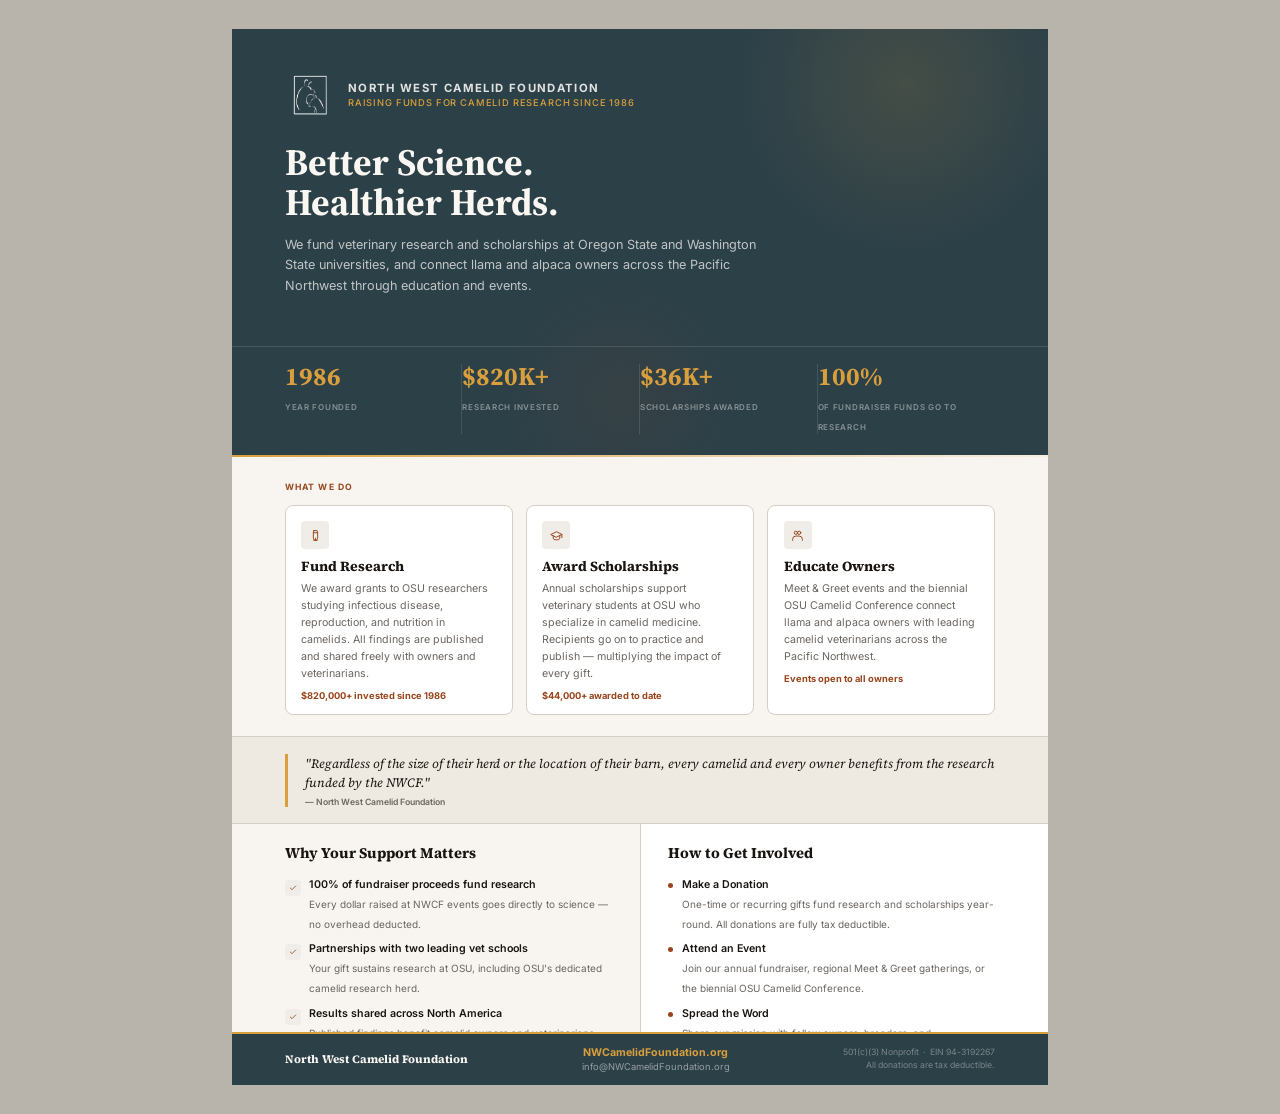
<file: nwcf-handout.html>
<!DOCTYPE html>
<html lang="en">
<head>
  <meta charset="UTF-8">
  <meta name="viewport" content="width=device-width, initial-scale=1.0">
  <title>North West Camelid Foundation</title>
  <link rel="preconnect" href="https://fonts.googleapis.com">
  <link rel="preconnect" href="https://fonts.gstatic.com" crossorigin>
  <link href="https://fonts.googleapis.com/css2?family=Inter:wght@400;500;600;700&family=Source+Serif+4:ital,opsz,wght@0,8..60,400;0,8..60,600;0,8..60,700;1,8..60,400&display=swap" rel="stylesheet">
  <style>

    @page { size: letter portrait; margin: 0; }
    *, *::before, *::after { box-sizing: border-box; margin: 0; padding: 0; }
    html { -webkit-print-color-adjust: exact; print-color-adjust: exact; }

    :root {
      --brown:  #2C4048;
      --terra:  #99461D;
      --tl:     #F0EDE8;
      --gold:   #D99F3D;
      --bg:     #F8F5F0;
      --panel:  #EEEAE2;
      --white:  #FFFFFF;
      --text:   #1A1410;
      --muted:  #6B6560;
      --light:  #FAF7F2;
      --border: #D4CEC6;
      --fh:     'Source Serif 4', Georgia, serif;
      --fb:     'Inter', system-ui, sans-serif;
      --rsm:    4px;
      --rmd:    8px;
    }

    body {
      font-family: var(--fb);
      color: var(--text);
      background: #B8B3AB;
      display: flex;
      justify-content: center;
      padding: 0.3in 0;
    }

    .page {
      width: 8.5in;
      height: 11in;
      display: flex;
      flex-direction: column;
      overflow: hidden;
      background: var(--bg);
    }

    @media print {
      body { background: none; padding: 0; }
      .page { width: 8.5in; height: 11in; }
    }

    /* ═══════════════════════════════════════════════
       HEADER  —  dark teal, full-width hero
       Lockup + headline + mission + stats strip
    ═══════════════════════════════════════════════ */
    .hdr {
      background: var(--brown);
      flex: 0 0 auto;
      position: relative;
      overflow: hidden;
    }

    /* Atmospheric glows, same as website */
    .hdr::before {
      content: '';
      position: absolute;
      top: -30%; right: -5%;
      width: 45%; aspect-ratio: 1;
      background: radial-gradient(circle, rgba(217,159,61,0.14) 0%, transparent 65%);
      pointer-events: none;
    }
    .hdr::after {
      content: '';
      position: absolute;
      bottom: -20%; left: 30%;
      width: 35%; aspect-ratio: 1;
      background: radial-gradient(circle, rgba(153,70,29,0.09) 0%, transparent 60%);
      pointer-events: none;
    }

    /* Top portion: lockup + headline + mission */
    .hdr-body {
      padding: 0.38in 0.55in 0.28in;
      position: relative;
      z-index: 1;
    }

    .lockup {
      display: flex;
      align-items: center;
      gap: 0.13in;
      margin-bottom: 0.2in;
    }
    .lockup img {
      height: 44pt;
      width: auto;
      flex-shrink: 0;
    }
    .lockup-name {
      font-size: 8.5pt;
      font-weight: 700;
      letter-spacing: 0.12em;
      text-transform: uppercase;
      color: rgba(250,248,245,0.88);
      line-height: 1.3;
    }
    .lockup-tag {
      font-size: 7pt;
      font-weight: 500;
      letter-spacing: 0.09em;
      text-transform: uppercase;
      color: var(--gold);
      margin-top: 0.02in;
    }

    .hdr-headline {
      font-family: var(--fh);
      font-size: 28pt;
      font-weight: 700;
      color: var(--light);
      line-height: 1.06;
      margin-bottom: 0.13in;
    }

    .hdr-mission {
      font-size: 9.5pt;
      color: rgba(250,248,245,0.72);
      line-height: 1.62;
      max-width: 5.2in;
    }

    /* Bottom stats strip inside header */
    .stats-strip {
      border-top: 1px solid rgba(250,248,245,0.12);
      margin-top: 0.24in;
      padding: 0.18in 0.55in 0.22in;
      display: grid;
      grid-template-columns: repeat(4, 1fr);
      position: relative;
      z-index: 1;
    }

    .stat {
      padding-right: 0.18in;
      border-right: 1px solid rgba(250,248,245,0.12);
    }
    .stat:last-child { border-right: none; padding-right: 0; }

    .stat-num {
      font-family: var(--fh);
      font-size: 19pt;
      font-weight: 700;
      color: var(--gold);
      line-height: 1;
      display: block;
      margin-bottom: 0.04in;
    }
    .stat-label {
      font-size: 6pt;
      font-weight: 600;
      text-transform: uppercase;
      letter-spacing: 0.09em;
      color: rgba(250,248,245,0.44);
      line-height: 1.5;
    }

    /* Gold accent rule */
    .rule {
      height: 2px;
      flex: 0 0 2px;
      background: linear-gradient(90deg, var(--gold) 0%, rgba(217,159,61,0.08) 100%);
    }

    /* ═══════════════════════════════════════════════
       THREE PILLARS
    ═══════════════════════════════════════════════ */
    .pillars-wrap {
      background: var(--bg);
      padding: 0.26in 0.55in 0.22in;
      flex: 0 0 auto;
    }

    .sec-label {
      font-size: 6.5pt;
      font-weight: 700;
      letter-spacing: 0.13em;
      text-transform: uppercase;
      color: var(--terra);
      margin-bottom: 0.14in;
    }

    .pillars {
      display: grid;
      grid-template-columns: 1fr 1fr 1fr;
      gap: 0.14in;
    }

    .pillar {
      background: var(--white);
      border: 1px solid var(--border);
      border-radius: var(--rmd);
      padding: 0.16in 0.16in 0.14in;
    }

    .p-icon {
      width: 28px;
      height: 28px;
      background: var(--tl);
      border-radius: var(--rsm);
      display: flex;
      align-items: center;
      justify-content: center;
      color: var(--terra);
      margin-bottom: 0.09in;
    }

    .pillar h3 {
      font-family: var(--fh);
      font-size: 10.5pt;
      font-weight: 700;
      color: var(--text);
      margin-bottom: 0.05in;
      line-height: 1.2;
    }

    .pillar p {
      font-size: 8pt;
      color: var(--muted);
      line-height: 1.6;
    }

    .p-stat {
      display: block;
      margin-top: 0.08in;
      font-size: 7pt;
      font-weight: 700;
      color: var(--terra);
    }

    /* ═══════════════════════════════════════════════
       QUOTE BAND
    ═══════════════════════════════════════════════ */
    .quote-band {
      background: var(--panel);
      border-top: 1px solid var(--border);
      border-bottom: 1px solid var(--border);
      padding: 0.17in 0.55in;
      flex: 0 0 auto;
    }

    .quote-inner {
      border-left: 3px solid var(--gold);
      padding-left: 0.18in;
    }

    .q-text {
      font-family: var(--fh);
      font-size: 9.5pt;
      font-style: italic;
      color: var(--text);
      line-height: 1.55;
    }

    .q-attr {
      display: block;
      margin-top: 0.04in;
      font-size: 6.5pt;
      font-weight: 600;
      color: var(--muted);
      font-style: normal;
    }

    /* ═══════════════════════════════════════════════
       BODY COLUMNS  —  fills remaining height
    ═══════════════════════════════════════════════ */
    .body-cols {
      display: grid;
      grid-template-columns: 1fr 1fr;
      flex: 1;
      min-height: 0;
    }

    .bcol {
      padding: 0.22in 0.28in 0.22in 0.55in;
      display: flex;
      flex-direction: column;
    }

    .bcol + .bcol {
      background: var(--white);
      padding: 0.22in 0.55in 0.22in 0.28in;
      border-left: 1px solid var(--border);
    }

    .bcol-head {
      font-family: var(--fh);
      font-size: 11pt;
      font-weight: 700;
      color: var(--text);
      margin-bottom: 0.16in;
      line-height: 1.2;
    }

    /* Checklist */
    .cklist {
      list-style: none;
      display: flex;
      flex-direction: column;
      gap: 0.11in;
    }

    .ck {
      display: flex;
      align-items: flex-start;
      gap: 0.09in;
    }

    .ck-box {
      flex-shrink: 0;
      width: 16px;
      height: 16px;
      background: var(--tl);
      border-radius: var(--rsm);
      display: flex;
      align-items: center;
      justify-content: center;
      color: var(--terra);
      margin-top: 2px;
    }

    .ck strong {
      display: block;
      font-size: 8pt;
      font-weight: 600;
      color: var(--text);
      line-height: 1.3;
    }
    .ck span {
      font-size: 7.5pt;
      color: var(--muted);
      line-height: 1.5;
    }

    /* Dot list */
    .dotlist {
      list-style: none;
      display: flex;
      flex-direction: column;
      gap: 0.11in;
      margin-bottom: 0.18in;
    }

    .dl {
      display: flex;
      align-items: flex-start;
      gap: 0.1in;
    }

    .dl-dot {
      flex-shrink: 0;
      width: 5px;
      height: 5px;
      background: var(--terra);
      border-radius: 50%;
      margin-top: 5px;
    }

    .dl strong {
      display: block;
      font-size: 8pt;
      font-weight: 600;
      color: var(--text);
      line-height: 1.3;
    }
    .dl span {
      font-size: 7.5pt;
      color: var(--muted);
      line-height: 1.5;
    }

    /* CTA box */
    .cta {
      margin-top: auto;
      background: var(--brown);
      border-radius: var(--rmd);
      padding: 0.16in 0.18in;
    }

    .cta-eyebrow {
      font-size: 6.5pt;
      font-weight: 700;
      text-transform: uppercase;
      letter-spacing: 0.1em;
      color: var(--gold);
      margin-bottom: 0.04in;
    }

    .cta-head {
      font-family: var(--fh);
      font-size: 10.5pt;
      font-weight: 700;
      color: var(--light);
      line-height: 1.2;
      margin-bottom: 0.07in;
    }

    .cta-body {
      font-size: 7.5pt;
      color: rgba(250,248,245,0.65);
      line-height: 1.5;
      margin-bottom: 0.1in;
    }

    .cta-pill {
      display: inline-block;
      background: var(--terra);
      color: #fff;
      font-size: 7.5pt;
      font-weight: 700;
      letter-spacing: 0.03em;
      padding: 0.055in 0.17in;
      border-radius: 100px;
    }

    /* ═══════════════════════════════════════════════
       FOOTER
    ═══════════════════════════════════════════════ */
    .footer {
      flex: 0 0 auto;
      background: var(--brown);
      border-top: 2px solid var(--gold);
      padding: 0.12in 0.55in;
      display: flex;
      align-items: center;
      justify-content: space-between;
      gap: 0.2in;
    }

    .f-name {
      font-family: var(--fh);
      font-size: 8.5pt;
      font-weight: 700;
      color: var(--light);
      white-space: nowrap;
    }

    .f-mid {
      display: flex;
      flex-direction: column;
      align-items: center;
      gap: 0.02in;
    }

    .f-url {
      font-size: 8pt;
      font-weight: 700;
      color: var(--gold);
    }

    .f-email {
      font-size: 7pt;
      color: rgba(250,248,245,0.52);
    }

    .f-legal {
      font-size: 6.5pt;
      color: rgba(250,248,245,0.38);
      text-align: right;
      line-height: 1.6;
    }

  </style>
</head>
<body>
<div class="page">

  <!-- HEADER -->
  <header class="hdr">
    <div class="hdr-body">
      <div class="lockup">
        <img src="NWCF_Logo.png" alt="NWCF">
        <div>
          <div class="lockup-name">North West Camelid Foundation</div>
          <div class="lockup-tag">Raising Funds for Camelid Research Since 1986</div>
        </div>
      </div>
      <h1 class="hdr-headline">Better Science.<br>Healthier Herds.</h1>
      <p class="hdr-mission">We fund veterinary research and scholarships at Oregon State and Washington State universities, and connect llama and alpaca owners across the Pacific Northwest through education and events.</p>
    </div>
    <div class="stats-strip">
      <div class="stat">
        <span class="stat-num">1986</span>
        <span class="stat-label">Year Founded</span>
      </div>
      <div class="stat">
        <span class="stat-num">$820K+</span>
        <span class="stat-label">Research Invested</span>
      </div>
      <div class="stat">
        <span class="stat-num">$36K+</span>
        <span class="stat-label">Scholarships Awarded</span>
      </div>
      <div class="stat">
        <span class="stat-num">100%</span>
        <span class="stat-label">Of Fundraiser Funds Go to Research</span>
      </div>
    </div>
  </header>

  <div class="rule"></div>

  <!-- THREE PILLARS -->
  <section class="pillars-wrap">
    <div class="sec-label">What We Do</div>
    <div class="pillars">

      <div class="pillar">
        <div class="p-icon">
          <svg width="13" height="13" viewBox="0 0 24 24" fill="none" stroke="currentColor" stroke-width="1.8" stroke-linecap="round" stroke-linejoin="round" aria-hidden="true">
            <path d="M9 3h6l1 4H8L9 3z"/>
            <path d="M8 7v10a4 4 0 0 0 8 0V7"/>
            <line x1="12" y1="17" x2="12" y2="21"/>
            <line x1="9" y1="21" x2="15" y2="21"/>
          </svg>
        </div>
        <h3>Fund Research</h3>
        <p>We award grants to OSU researchers studying infectious disease, reproduction, and nutrition in camelids. All findings are published and shared freely with owners and veterinarians.</p>
        <span class="p-stat">$820,000+ invested since 1986</span>
      </div>

      <div class="pillar">
        <div class="p-icon">
          <svg width="13" height="13" viewBox="0 0 24 24" fill="none" stroke="currentColor" stroke-width="1.8" stroke-linecap="round" stroke-linejoin="round" aria-hidden="true">
            <path d="M22 10v6M2 10l10-5 10 5-10 5z"/>
            <path d="M6 12v5c0 2 2 3 6 3s6-1 6-3v-5"/>
          </svg>
        </div>
        <h3>Award Scholarships</h3>
        <p>Annual scholarships support veterinary students at OSU who specialize in camelid medicine. Recipients go on to practice and publish — multiplying the impact of every gift.</p>
        <span class="p-stat">$44,000+ awarded to date</span>
      </div>

      <div class="pillar">
        <div class="p-icon">
          <svg width="13" height="13" viewBox="0 0 24 24" fill="none" stroke="currentColor" stroke-width="1.8" stroke-linecap="round" stroke-linejoin="round" aria-hidden="true">
            <circle cx="9" cy="7" r="3"/>
            <circle cx="15" cy="7" r="3"/>
            <path d="M3 21v-2a6 6 0 0 1 6-6h6a6 6 0 0 1 6 6v2"/>
          </svg>
        </div>
        <h3>Educate Owners</h3>
        <p>Meet &amp; Greet events and the biennial OSU Camelid Conference connect llama and alpaca owners with leading camelid veterinarians across the Pacific Northwest.</p>
        <span class="p-stat">Events open to all owners</span>
      </div>

    </div>
  </section>

  <!-- QUOTE -->
  <div class="quote-band">
    <div class="quote-inner">
      <p class="q-text">"Regardless of the size of their herd or the location of their barn, every camelid and every owner benefits from the research funded by the NWCF."</p>
      <cite class="q-attr">— North West Camelid Foundation</cite>
    </div>
  </div>

  <!-- BODY COLUMNS -->
  <div class="body-cols">

    <div class="bcol">
      <h2 class="bcol-head">Why Your Support Matters</h2>
      <ul class="cklist">
        <li class="ck">
          <div class="ck-box">
            <svg width="8" height="8" viewBox="0 0 24 24" fill="none" stroke="currentColor" stroke-width="2.5" stroke-linecap="round" stroke-linejoin="round" aria-hidden="true"><polyline points="20 6 9 17 4 12"/></svg>
          </div>
          <div>
            <strong>100% of fundraiser proceeds fund research</strong>
            <span>Every dollar raised at NWCF events goes directly to science — no overhead deducted.</span>
          </div>
        </li>
        <li class="ck">
          <div class="ck-box">
            <svg width="8" height="8" viewBox="0 0 24 24" fill="none" stroke="currentColor" stroke-width="2.5" stroke-linecap="round" stroke-linejoin="round" aria-hidden="true"><polyline points="20 6 9 17 4 12"/></svg>
          </div>
          <div>
            <strong>Partnerships with two leading vet schools</strong>
            <span>Your gift sustains research at OSU, including OSU's dedicated camelid research herd.</span>
          </div>
        </li>
        <li class="ck">
          <div class="ck-box">
            <svg width="8" height="8" viewBox="0 0 24 24" fill="none" stroke="currentColor" stroke-width="2.5" stroke-linecap="round" stroke-linejoin="round" aria-hidden="true"><polyline points="20 6 9 17 4 12"/></svg>
          </div>
          <div>
            <strong>Results shared across North America</strong>
            <span>Published findings benefit camelid owners and veterinarians everywhere, not just the Pacific Northwest.</span>
          </div>
        </li>
      </ul>
    </div>

    <div class="bcol">
      <h2 class="bcol-head">How to Get Involved</h2>
      <ul class="dotlist">
        <li class="dl">
          <div class="dl-dot"></div>
          <div>
            <strong>Make a Donation</strong>
            <span>One-time or recurring gifts fund research and scholarships year-round. All donations are fully tax deductible.</span>
          </div>
        </li>
        <li class="dl">
          <div class="dl-dot"></div>
          <div>
            <strong>Attend an Event</strong>
            <span>Join our annual fundraiser, regional Meet &amp; Greet gatherings, or the biennial OSU Camelid Conference.</span>
          </div>
        </li>
        <li class="dl">
          <div class="dl-dot"></div>
          <div>
            <strong>Spread the Word</strong>
            <span>Share our mission with fellow owners, breeders, and veterinarians.</span>
          </div>
        </li>
      </ul>

      <div class="cta">
        <div class="cta-eyebrow">Support NWCF</div>
        <div class="cta-head">Every gift keeps camelids healthier.</div>
        <p class="cta-body">Make a gift online, find an upcoming event, or learn about planned giving options.</p>
        <span class="cta-pill">NWCamelidFoundation.org</span>
      </div>
    </div>

  </div>

  <!-- FOOTER -->
  <footer class="footer">
    <div class="f-name">North West Camelid Foundation</div>
    <div class="f-mid">
      <div class="f-url">NWCamelidFoundation.org</div>
      <div class="f-email">info@NWCamelidFoundation.org</div>
    </div>
    <div class="f-legal">501(c)(3) Nonprofit &nbsp;·&nbsp; EIN 94-3192267<br>All donations are tax deductible.</div>
  </footer>

</div>
</body>
</html>
</file>
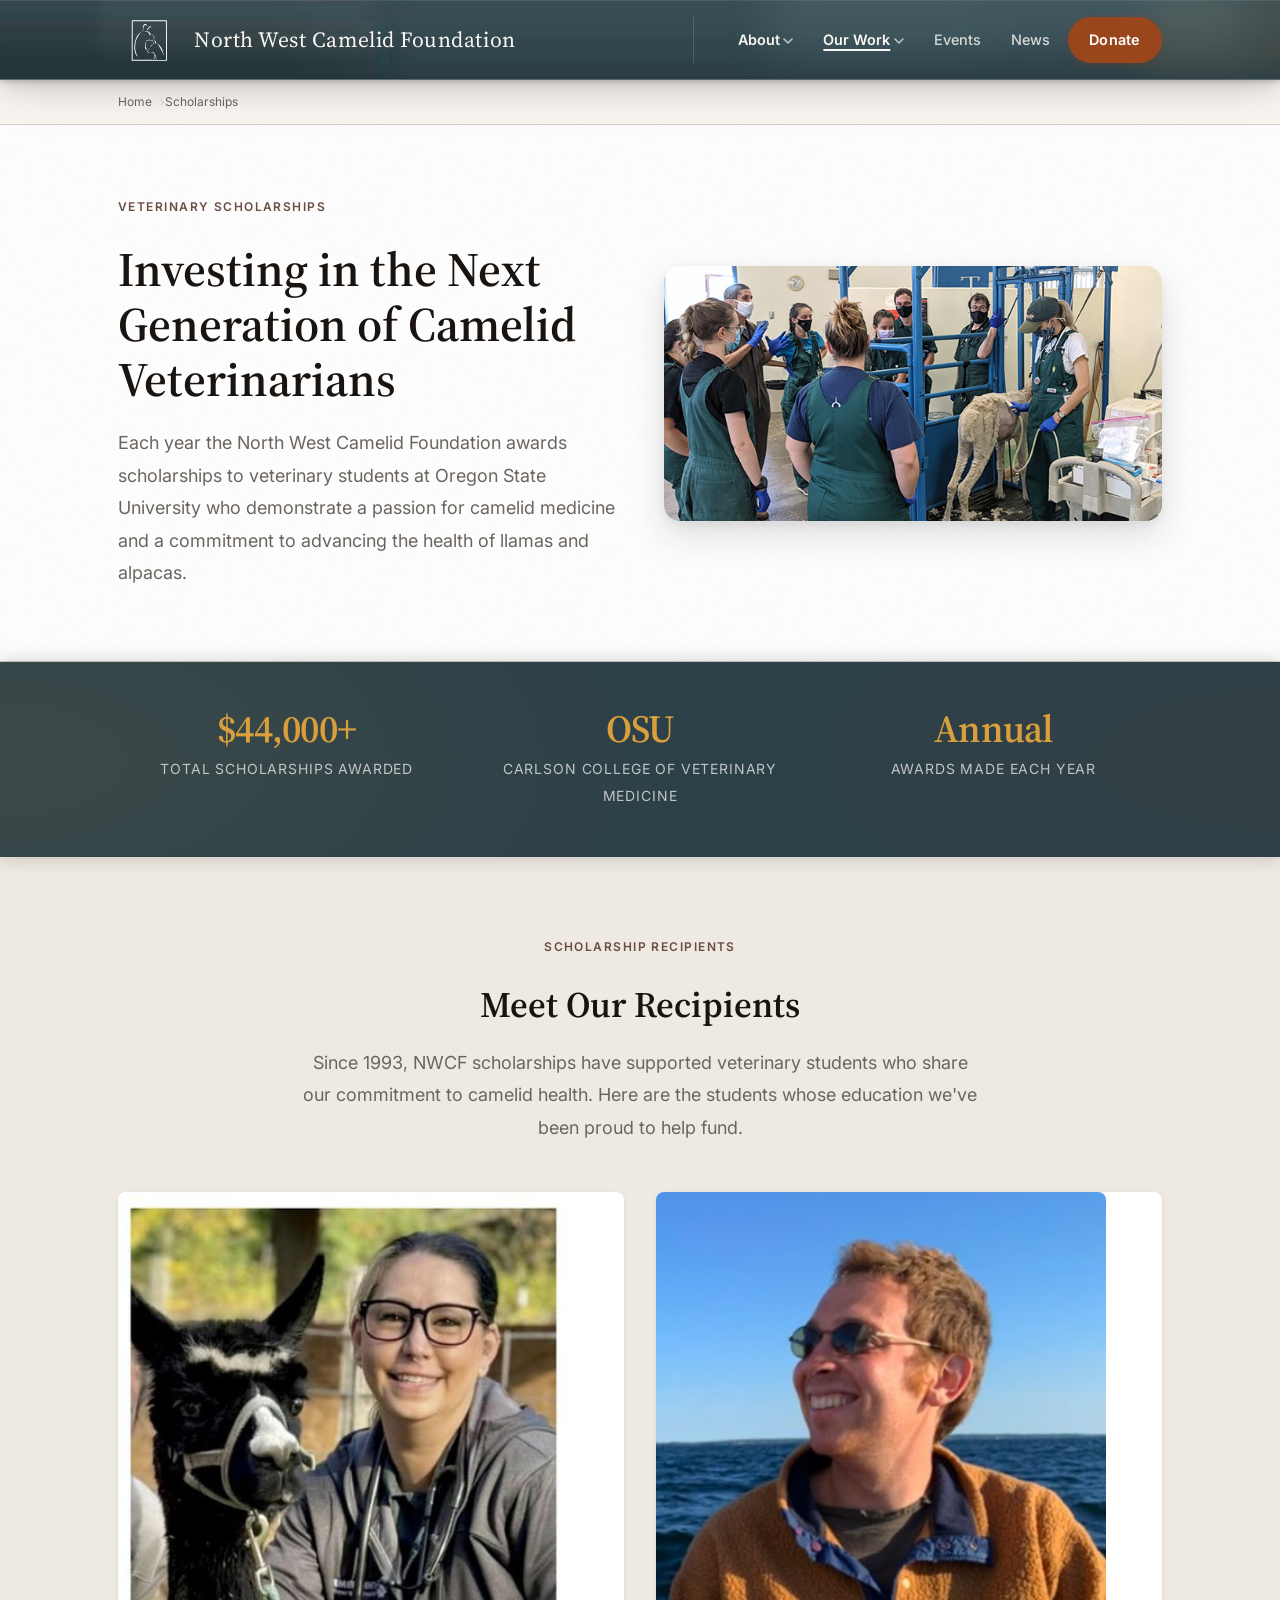
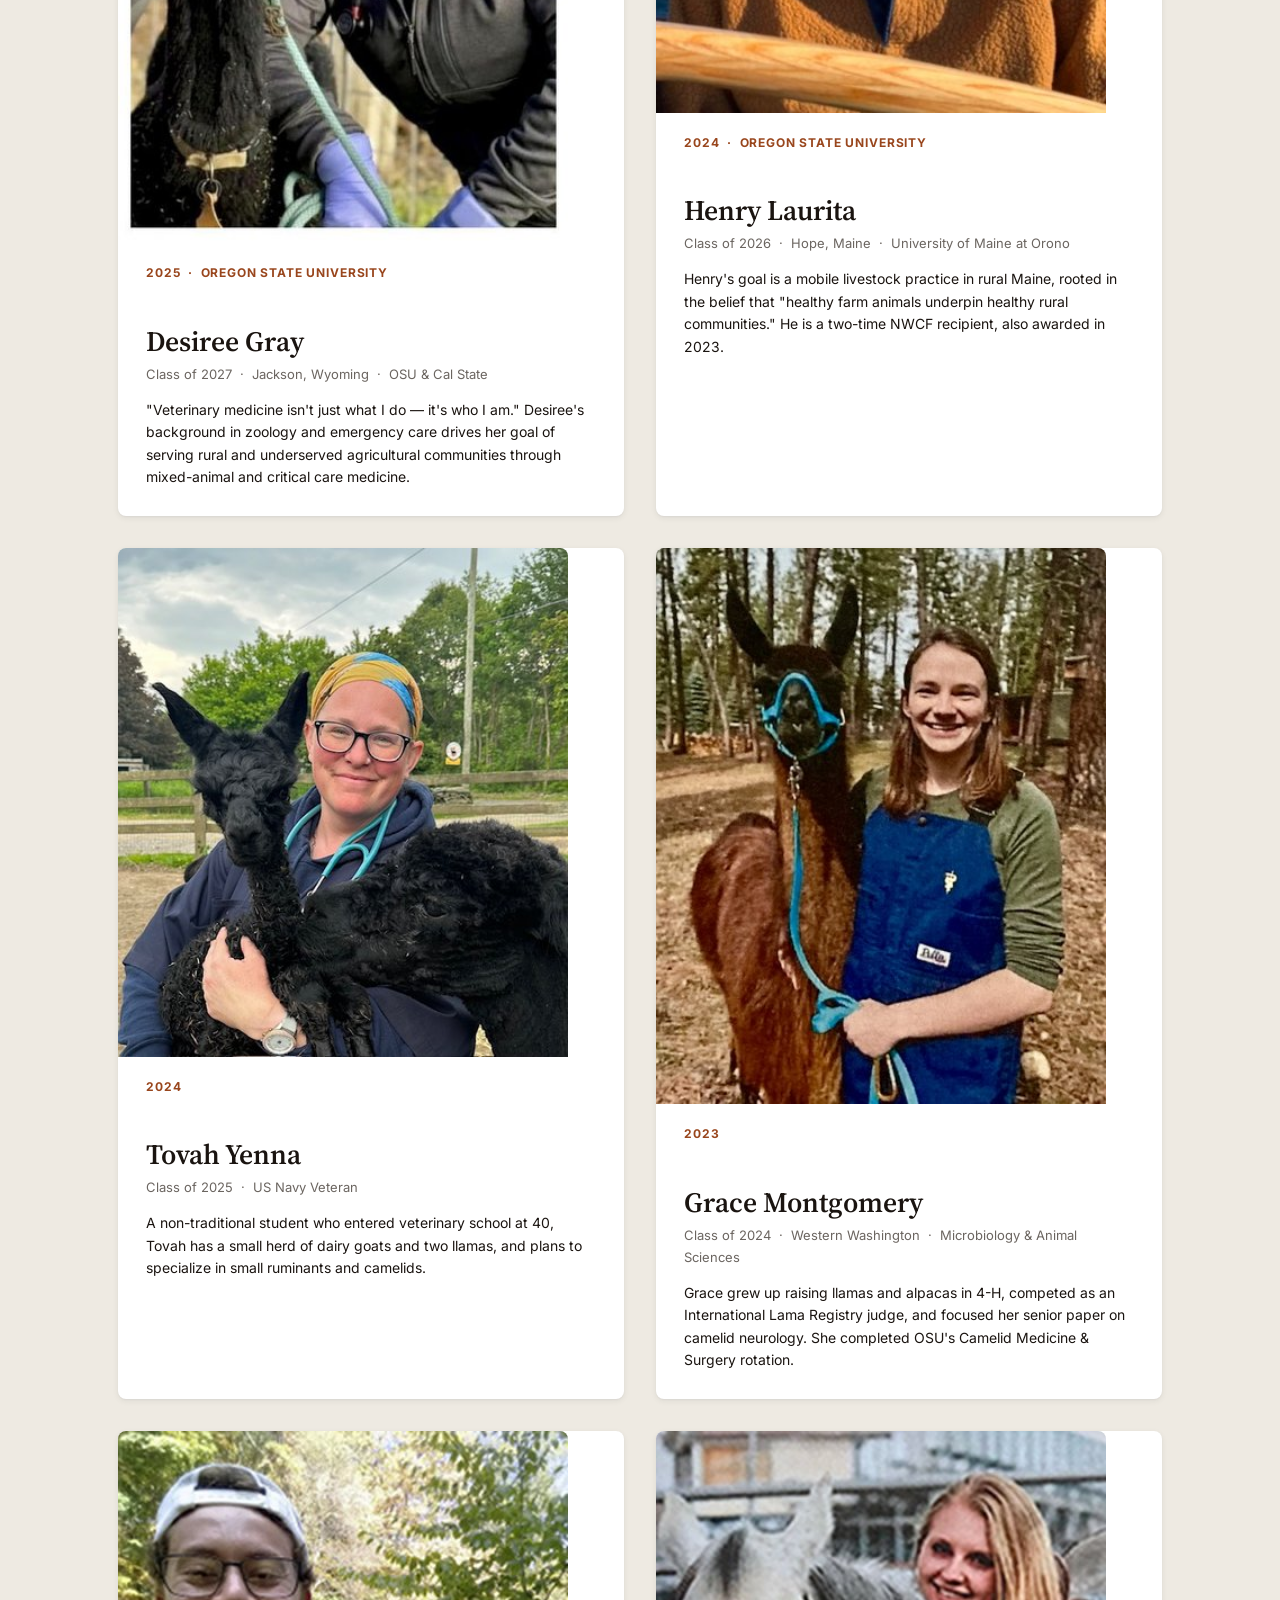
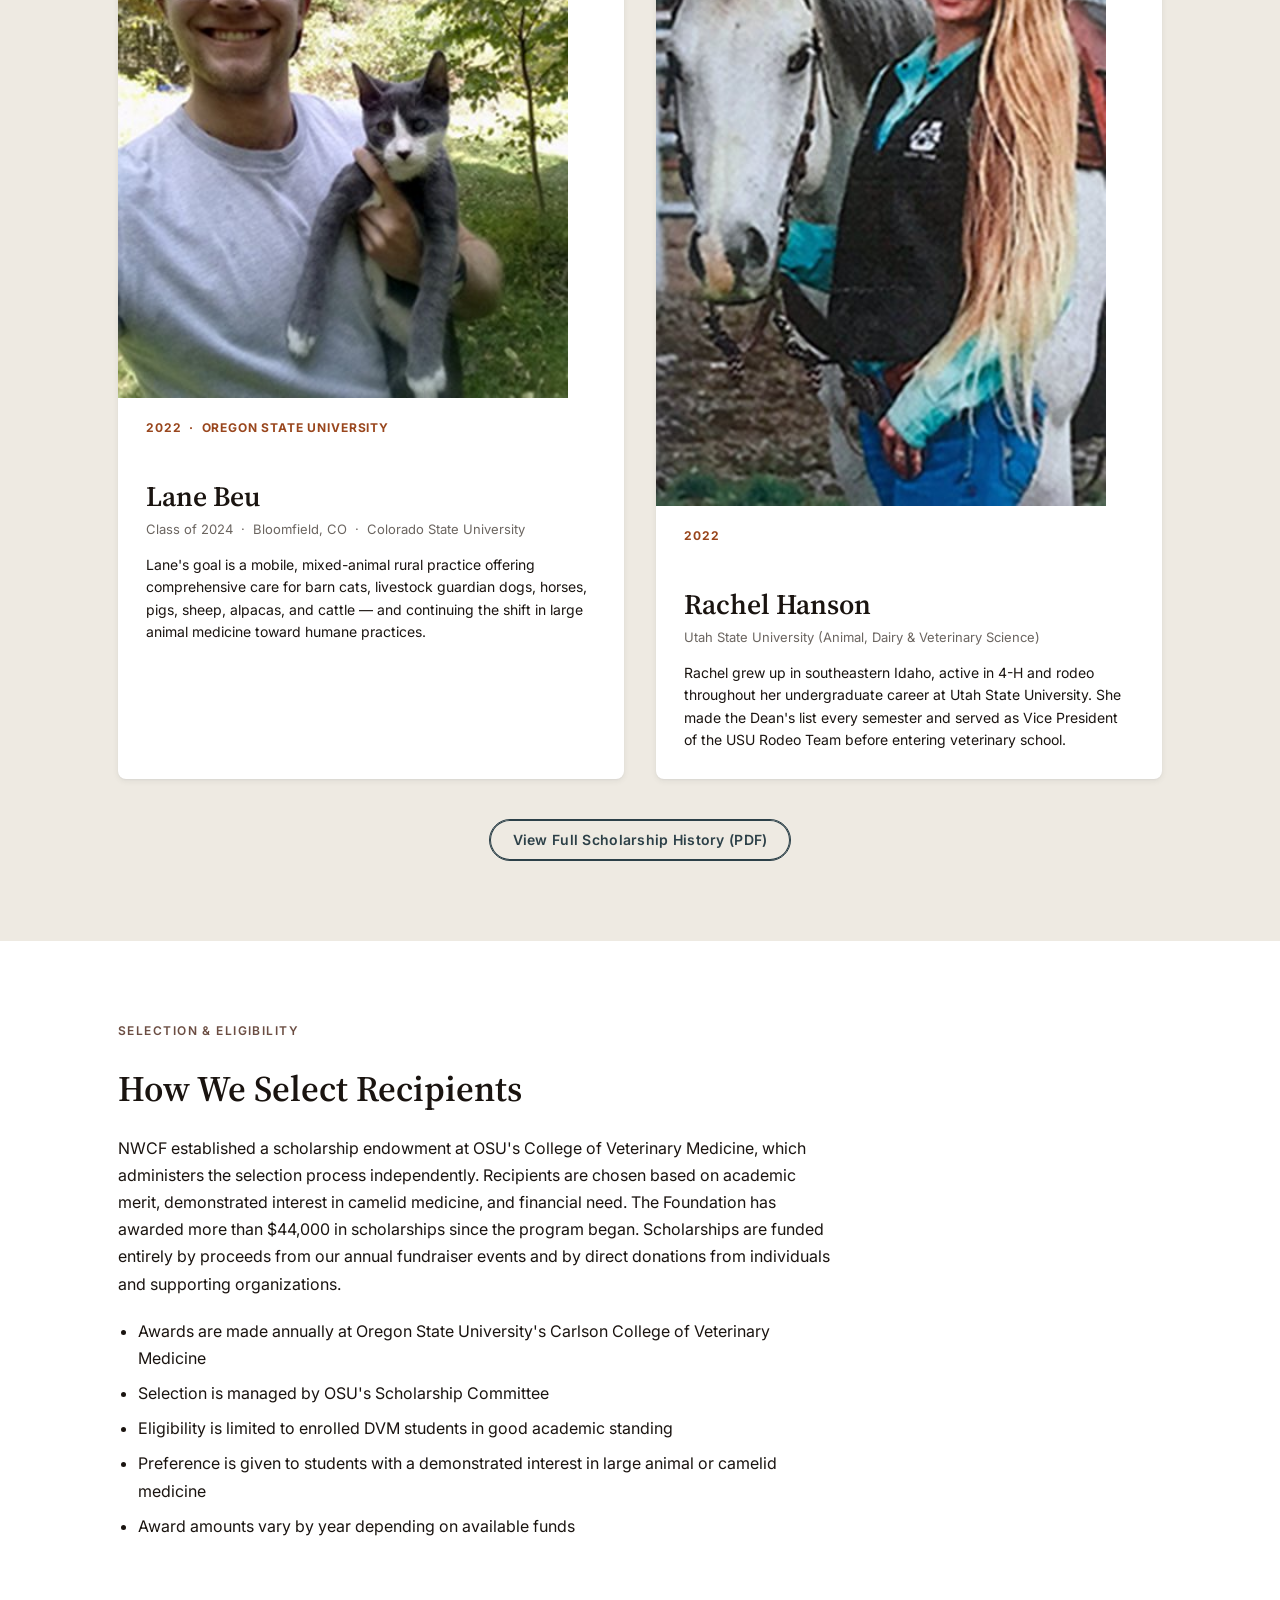
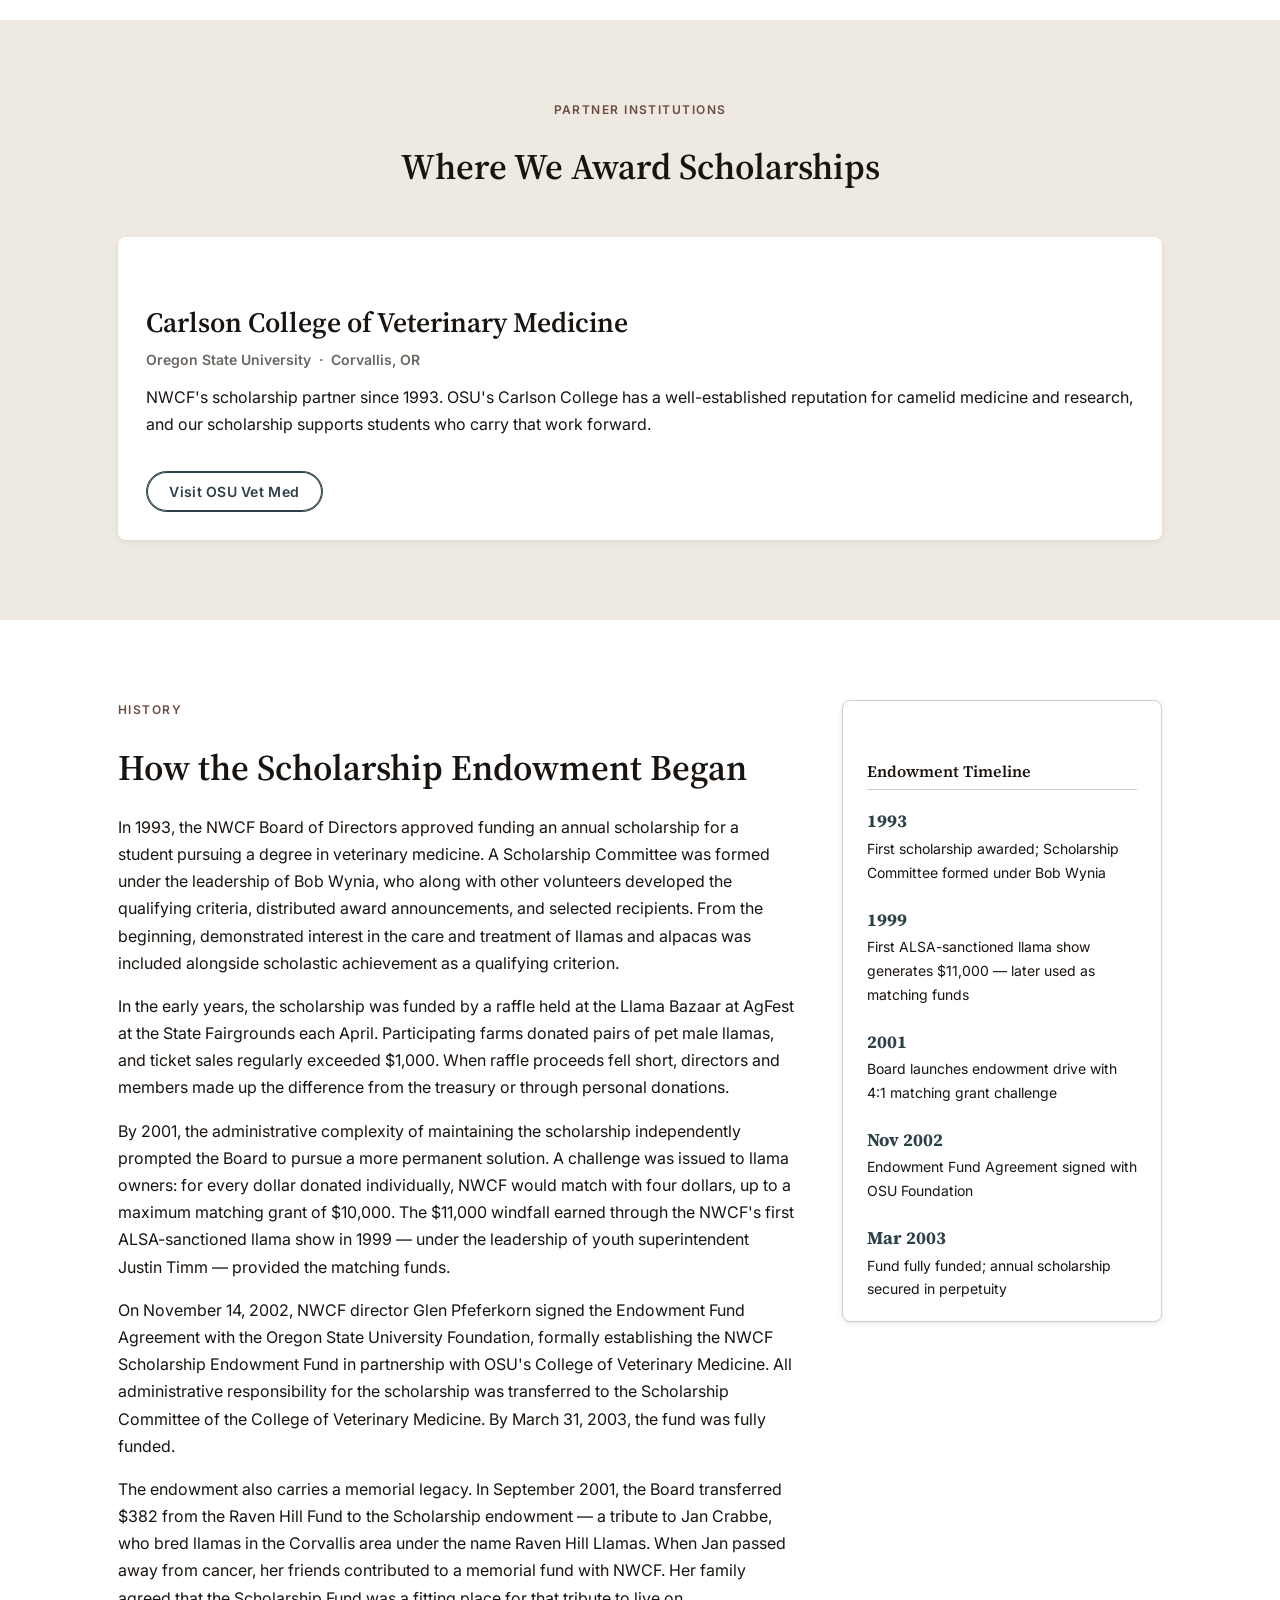
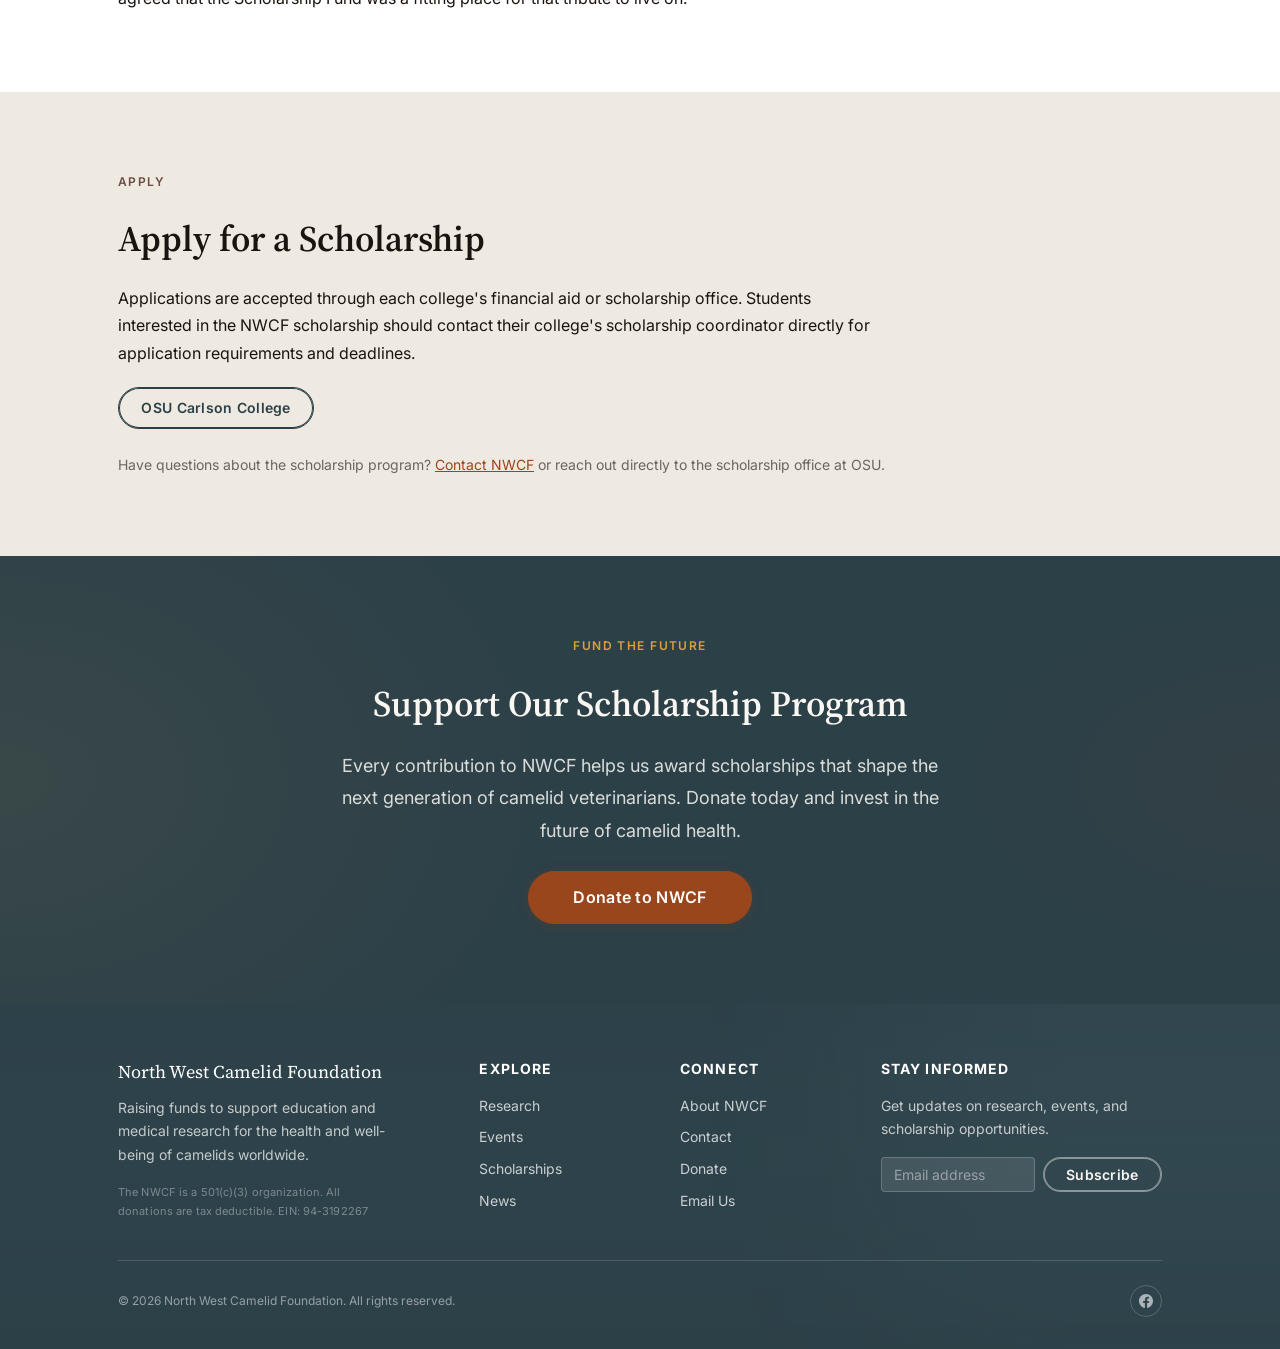
<file: scholarships.html>
<!DOCTYPE html>
<html lang="en">
<head>
  <meta charset="UTF-8">
  <link rel="icon" type="image/svg+xml" href="favicon.svg">
  <link rel="icon" type="image/png" sizes="32x32" href="favicon-32x32.png">
  <link rel="icon" type="image/x-icon" href="favicon.ico">
  <link rel="apple-touch-icon" sizes="180x180" href="apple-touch-icon.png">
  <meta name="viewport" content="width=device-width, initial-scale=1.0">
  <link rel="preconnect" href="https://fonts.googleapis.com">
  <link rel="preconnect" href="https://fonts.gstatic.com" crossorigin>
  <link href="https://fonts.googleapis.com/css2?family=Inter:wght@400;500;600;700&family=Source+Serif+4:ital,opsz,wght@0,8..60,400;0,8..60,600;0,8..60,700;1,8..60,400&display=swap" rel="stylesheet">
  <meta name="description" content="The North West Camelid Foundation awards annual scholarships to veterinary students at Oregon State University's Carlson College of Veterinary Medicine with a focus on camelid medicine.">
  <title>Scholarships — North West Camelid Foundation</title>
  <link rel="stylesheet" href="css/styles-v2.css?v=brown165">
</head>
<body>
  <header class="site-header">
    <div class="container">
      <div class="header-inner">
        <a href="index.html" class="site-logo" aria-label="North West Camelid Foundation — home">
          <img src="images/nwcfLogo-nav.svg" alt="North West Camelid Foundation" class="logo-img">
          <span class="logo-text">North West Camelid Foundation</span>
        </a>
        <button class="nav-toggle" aria-label="Open navigation menu" aria-expanded="false" aria-controls="main-nav">
          <span></span><span></span><span></span>
        </button>
                        <nav class="main-nav" id="main-nav" aria-label="Main navigation">
          <ul>
            <li class="has-dropdown">
              <a href="#" aria-haspopup="true" aria-expanded="false">About</a>
              <ul class="dropdown">
                <li><a href="about.html">About NWCF</a></li>
                <li><a href="leadership.html">Leadership</a></li>
                <li><a href="contact.html">Contact</a></li>
              </ul>
            </li>
            <li class="has-dropdown">
              <a href="#" aria-haspopup="true" aria-expanded="false">Our Work</a>
              <ul class="dropdown">
                <li><a href="research.html">Research</a></li>
                <li><a href="scholarships.html">Scholarships</a></li>
              </ul>
            </li>
            <li><a href="events.html">Events</a></li>
            <li><a href="news.html">News</a></li>
            <li class="nav-donate"><a href="donate.html">Donate</a></li>
          </ul>
        </nav>
      </div>
    </div>
  </header>
  <nav class="breadcrumb" aria-label="Breadcrumb">
    <div class="container">
      <ol>
        <li><a href="index.html">Home</a></li>
        <li><span aria-current="page">Scholarships</span></li>
      </ol>
    </div>
  </nav>
  <main>
    <section class="page-hero">
      <div class="container">
        <div class="page-hero-grid">
          <div>
            <span class="section-label">Veterinary Scholarships</span>
            <h1>Investing in the Next Generation of Camelid Veterinarians</h1>
            <p class="lead">Each year the North West Camelid Foundation awards scholarships to veterinary students at Oregon State University who demonstrate a passion for camelid medicine and a commitment to advancing the health of llamas and alpacas.</p>
          </div>
          <div>
            <img src="images/alpaca-exam-osu.png" alt="Veterinary students examining an alpaca during hands-on training at Oregon State University's Carlson College of Veterinary Medicine" loading="eager" style="width:100%; border-radius:16px; box-shadow:var(--shadow-lg); object-fit:cover; max-height:300px;">
          </div>
        </div>
      </div>
    </section>
    <!-- ============================================================
         STATS BAR
    ============================================================ -->
    <section class="impact-bar" aria-label="Scholarship program statistics">
      <div class="container">
        <div class="impact-stats">
          <div class="impact-stat">
            <strong>$44,000+</strong>
            <span>Total scholarships awarded</span>
          </div>
          <div class="impact-stat">
            <strong>OSU</strong>
            <span>Carlson College of Veterinary Medicine</span>
          </div>
          <div class="impact-stat">
            <strong>Annual</strong>
            <span>Awards made each year</span>
          </div>
        </div>
      </div>
    </section>

    <!-- ===================== SCHOLARSHIP RECIPIENTS ===================== -->
    <section class="section section--panel" aria-labelledby="recipients-heading">
      <div class="container">
        <div class="section-header">
          <span class="section-label">Scholarship Recipients</span>
          <h2 id="recipients-heading">Meet Our Recipients</h2>
          <p class="lead">Since 1993, NWCF scholarships have supported veterinary students who share our commitment to camelid health. Here are the students whose education we've been proud to help fund.</p>
        </div>
        <div class="grid-2">

          <div class="card">
            <img src="images/scholarship-desiree-gray.jpg" alt="Desiree Gray, 2025 NWCF scholarship recipient" class="scholar-photo" loading="lazy">
            <p style="font-size:0.75rem; font-weight:700; text-transform:uppercase; letter-spacing:0.07em; color:var(--terra); margin-bottom:0.5rem;">2025 &nbsp;·&nbsp; Oregon State University</p>
            <h3 style="margin-bottom:0.25rem;">Desiree Gray</h3>
            <p style="font-size:0.8125rem; color:var(--muted); margin-bottom:0.875rem;">Class of 2027 &nbsp;·&nbsp; Jackson, Wyoming &nbsp;·&nbsp; OSU &amp; Cal State</p>
            <p style="font-size:0.875rem; line-height:1.6;">"Veterinary medicine isn't just what I do — it's who I am." Desiree's background in zoology and emergency care drives her goal of serving rural and underserved agricultural communities through mixed-animal and critical care medicine.</p>
          </div>

          <div class="card">
            <img src="images/scholarship-henry-laurita.jpg" alt="Henry Laurita, 2024 NWCF scholarship recipient" class="scholar-photo" loading="lazy">
            <p style="font-size:0.75rem; font-weight:700; text-transform:uppercase; letter-spacing:0.07em; color:var(--terra); margin-bottom:0.5rem;">2024 &nbsp;·&nbsp; Oregon State University</p>
            <h3 style="margin-bottom:0.25rem;">Henry Laurita</h3>
            <p style="font-size:0.8125rem; color:var(--muted); margin-bottom:0.875rem;">Class of 2026 &nbsp;·&nbsp; Hope, Maine &nbsp;·&nbsp; University of Maine at Orono</p>
            <p style="font-size:0.875rem; line-height:1.6;">Henry's goal is a mobile livestock practice in rural Maine, rooted in the belief that "healthy farm animals underpin healthy rural communities." He is a two-time NWCF recipient, also awarded in 2023.</p>
          </div>

          <div class="card">
            <img src="images/scholarship-tovah-yenna.jpg" alt="Tovah Yenna, 2024 NWCF scholarship recipient" class="scholar-photo" loading="lazy">
            <p style="font-size:0.75rem; font-weight:700; text-transform:uppercase; letter-spacing:0.07em; color:var(--terra); margin-bottom:0.5rem;">2024</p>
            <h3 style="margin-bottom:0.25rem;">Tovah Yenna</h3>
            <p style="font-size:0.8125rem; color:var(--muted); margin-bottom:0.875rem;">Class of 2025 &nbsp;·&nbsp; US Navy Veteran</p>
            <p style="font-size:0.875rem; line-height:1.6;">A non-traditional student who entered veterinary school at 40, Tovah has a small herd of dairy goats and two llamas, and plans to specialize in small ruminants and camelids.</p>
          </div>

          <div class="card">
            <img src="images/scholarship-grace-montgomery.jpg" alt="Grace Montgomery, 2023 NWCF scholarship recipient" class="scholar-photo" loading="lazy">
            <p style="font-size:0.75rem; font-weight:700; text-transform:uppercase; letter-spacing:0.07em; color:var(--terra); margin-bottom:0.5rem;">2023</p>
            <h3 style="margin-bottom:0.25rem;">Grace Montgomery</h3>
            <p style="font-size:0.8125rem; color:var(--muted); margin-bottom:0.875rem;">Class of 2024 &nbsp;·&nbsp; Western Washington &nbsp;·&nbsp; Microbiology &amp; Animal Sciences</p>
            <p style="font-size:0.875rem; line-height:1.6;">Grace grew up raising llamas and alpacas in 4-H, competed as an International Lama Registry judge, and focused her senior paper on camelid neurology. She completed OSU's Camelid Medicine &amp; Surgery rotation.</p>
          </div>

          <div class="card">
            <img src="images/scholarship-lane-beu.jpg" alt="Lane Beu, 2022 NWCF scholarship recipient" class="scholar-photo" loading="lazy">
            <p style="font-size:0.75rem; font-weight:700; text-transform:uppercase; letter-spacing:0.07em; color:var(--terra); margin-bottom:0.5rem;">2022 &nbsp;·&nbsp; Oregon State University</p>
            <h3 style="margin-bottom:0.25rem;">Lane Beu</h3>
            <p style="font-size:0.8125rem; color:var(--muted); margin-bottom:0.875rem;">Class of 2024 &nbsp;·&nbsp; Bloomfield, CO &nbsp;·&nbsp; Colorado State University</p>
            <p style="font-size:0.875rem; line-height:1.6;">Lane's goal is a mobile, mixed-animal rural practice offering comprehensive care for barn cats, livestock guardian dogs, horses, pigs, sheep, alpacas, and cattle — and continuing the shift in large animal medicine toward humane practices.</p>
          </div>

          <div class="card">
            <img src="images/scholarship-rachel-hanson.jpg" alt="Rachel Hanson, 2022 NWCF scholarship recipient" class="scholar-photo" loading="lazy">
            <p style="font-size:0.75rem; font-weight:700; text-transform:uppercase; letter-spacing:0.07em; color:var(--terra); margin-bottom:0.5rem;">2022</p>
            <h3 style="margin-bottom:0.25rem;">Rachel Hanson</h3>
            <p style="font-size:0.8125rem; color:var(--muted); margin-bottom:0.875rem;">Utah State University (Animal, Dairy &amp; Veterinary Science)</p>
            <p style="font-size:0.875rem; line-height:1.6;">Rachel grew up in southeastern Idaho, active in 4-H and rodeo throughout her undergraduate career at Utah State University. She made the Dean's list every semester and served as Vice President of the USU Rodeo Team before entering veterinary school.</p>
          </div>

        </div>
        <div style="margin-top:2.5rem; text-align:center;">
          <a href="documents/NWCF-Scholarship-History.pdf" class="btn btn-primary" target="_blank" rel="noopener">View Full Scholarship History (PDF)</a>
        </div>
      </div>
    </section>

    <!-- ============================================================
         HOW WE SELECT RECIPIENTS
    ============================================================ -->
    <section class="section section--white" aria-labelledby="scholarships-heading">
      <div class="container">
        <div style="max-width:720px;">
          <span class="section-label">Selection &amp; Eligibility</span>
          <h2 id="scholarships-heading">How We Select Recipients</h2>
          <p>NWCF established a scholarship endowment at OSU's College of Veterinary Medicine, which administers the selection process independently. Recipients are chosen based on academic merit, demonstrated interest in camelid medicine, and financial need. The Foundation has awarded more than $44,000 in scholarships since the program began. Scholarships are funded entirely by proceeds from our annual fundraiser events and by direct donations from individuals and supporting organizations.</p>
          <ul style="list-style:disc; padding-left:1.25rem; display:flex; flex-direction:column; gap:0.5rem; margin-top:1.25rem;">
            <li>Awards are made annually at Oregon State University's Carlson College of Veterinary Medicine</li>
            <li>Selection is managed by OSU's Scholarship Committee</li>
            <li>Eligibility is limited to enrolled DVM students in good academic standing</li>
            <li>Preference is given to students with a demonstrated interest in large animal or camelid medicine</li>
            <li>Award amounts vary by year depending on available funds</li>
          </ul>
        </div>
      </div>
    </section>

    <!-- ===================== PARTNER INSTITUTIONS ===================== -->
    <section class="section section--bg" aria-labelledby="partners-heading">
      <div class="container">
        <div class="section-header">
          <span class="section-label">Partner Institutions</span>
          <h2 id="partners-heading">Where We Award Scholarships</h2>
        </div>
        <div>
          <div class="card">
            <h3>Carlson College of Veterinary Medicine</h3>
            <p style="font-size:0.875rem; font-weight:600; color:var(--muted); margin-bottom:0.75rem;">Oregon State University &nbsp;·&nbsp; Corvallis, OR</p>
            <p>NWCF's scholarship partner since 1993. OSU's Carlson College has a well-established reputation for camelid medicine and research, and our scholarship supports students who carry that work forward.</p>
            <a href="https://vetmed.oregonstate.edu" class="btn btn-primary" style="margin-top:1rem; display:inline-block;" target="_blank" rel="noopener">Visit OSU Vet Med</a>
          </div>
        </div>
      </div>
    </section>

    <!-- ===================== SCHOLARSHIP HISTORY ===================== -->
    <section class="section section--white" aria-labelledby="history-heading">
      <div class="container">
        <div class="content-layout">
          <div>
            <span class="section-label">History</span>
            <h2 id="history-heading">How the Scholarship Endowment Began</h2>
            <p>In 1993, the NWCF Board of Directors approved funding an annual scholarship for a student pursuing a degree in veterinary medicine. A Scholarship Committee was formed under the leadership of Bob Wynia, who along with other volunteers developed the qualifying criteria, distributed award announcements, and selected recipients. From the beginning, demonstrated interest in the care and treatment of llamas and alpacas was included alongside scholastic achievement as a qualifying criterion.</p>
            <p>In the early years, the scholarship was funded by a raffle held at the Llama Bazaar at AgFest at the State Fairgrounds each April. Participating farms donated pairs of pet male llamas, and ticket sales regularly exceeded $1,000. When raffle proceeds fell short, directors and members made up the difference from the treasury or through personal donations.</p>
            <p>By 2001, the administrative complexity of maintaining the scholarship independently prompted the Board to pursue a more permanent solution. A challenge was issued to llama owners: for every dollar donated individually, NWCF would match with four dollars, up to a maximum matching grant of $10,000. The $11,000 windfall earned through the NWCF's first ALSA-sanctioned llama show in 1999 — under the leadership of youth superintendent Justin Timm — provided the matching funds.</p>
            <p>On November 14, 2002, NWCF director Glen Pfeferkorn signed the Endowment Fund Agreement with the Oregon State University Foundation, formally establishing the NWCF Scholarship Endowment Fund in partnership with OSU's College of Veterinary Medicine. All administrative responsibility for the scholarship was transferred to the Scholarship Committee of the College of Veterinary Medicine. By March 31, 2003, the fund was fully funded.</p>
            <p>The endowment also carries a memorial legacy. In September 2001, the Board transferred $382 from the Raven Hill Fund to the Scholarship endowment — a tribute to Jan Crabbe, who bred llamas in the Corvallis area under the name Raven Hill Llamas. When Jan passed away from cancer, her friends contributed to a memorial fund with NWCF. Her family agreed that the Scholarship Fund was a fitting place for that tribute to live on.</p>
          </div>
          <aside class="sidebar" aria-label="Endowment timeline">
            <div class="sidebar-box">
              <h3>Endowment Timeline</h3>
              <ul style="display:flex; flex-direction:column; gap:1.25rem; list-style:none; padding:0;">
                <li style="font-size:0.875rem;"><strong style="display:block; font-family:var(--font-heading); color:var(--brown); font-size:1.125rem;">1993</strong>First scholarship awarded; Scholarship Committee formed under Bob Wynia</li>
                <li style="font-size:0.875rem;"><strong style="display:block; font-family:var(--font-heading); color:var(--brown); font-size:1.125rem;">1999</strong>First ALSA-sanctioned llama show generates $11,000 — later used as matching funds</li>
                <li style="font-size:0.875rem;"><strong style="display:block; font-family:var(--font-heading); color:var(--brown); font-size:1.125rem;">2001</strong>Board launches endowment drive with 4:1 matching grant challenge</li>
                <li style="font-size:0.875rem;"><strong style="display:block; font-family:var(--font-heading); color:var(--brown); font-size:1.125rem;">Nov 2002</strong>Endowment Fund Agreement signed with OSU Foundation</li>
                <li style="font-size:0.875rem;"><strong style="display:block; font-family:var(--font-heading); color:var(--brown); font-size:1.125rem;">Mar 2003</strong>Fund fully funded; annual scholarship secured in perpetuity</li>
              </ul>
            </div>
          </aside>
        </div>
      </div>
    </section>

    <!-- ============================================================
         APPLY
    ============================================================ -->
    <section class="section section--panel" aria-labelledby="applicants-heading">
      <div class="container">
        <div style="max-width:48rem;">
          <span class="section-label">Apply</span>
          <h2 id="applicants-heading">Apply for a Scholarship</h2>
          <p>Applications are accepted through each college's financial aid or scholarship office. Students interested in the NWCF scholarship should contact their college's scholarship coordinator directly for application requirements and deadlines.</p>
          <div class="btn-group" style="margin-top:1.25rem;">
            <a href="https://vetmed.oregonstate.edu" class="btn btn-primary" target="_blank" rel="noopener">OSU Carlson College</a>
          </div>
          <p style="margin-top:1.5rem; font-size:var(--size-sm); color:var(--muted);">Have questions about the scholarship program? <a href="contact.html">Contact NWCF</a> or reach out directly to the scholarship office at OSU.</p>
        </div>
      </div>
    </section>

    <!-- ===================== DONATE ===================== -->
    <section class="section section--brown">
      <div class="container">
        <div style="max-width:600px; margin-inline:auto; text-align:center;">
          <span class="section-label">Fund the Future</span>
          <h2>Support Our Scholarship Program</h2>
          <p class="lead">Every contribution to NWCF helps us award scholarships that shape the next generation of camelid veterinarians. Donate today and invest in the future of camelid health.</p>
          <div style="margin-top:1.5rem;">
            <a href="donate.html" class="btn btn-donate btn-lg">Donate to NWCF</a>
          </div>
        </div>
      </div>
    </section>
  </main>
  <footer class="site-footer" aria-label="Site footer">
    <div class="container">
      <div class="site-footer__top">

        <div class="site-footer__brand">
          <div class="site-footer__logo">North West Camelid Foundation</div>
          <p class="site-footer__text">
            Raising funds to support education and medical research for the health and well-being of camelids worldwide.
          </p>
          <p class="site-footer__text site-footer__text--legal">The NWCF is a 501(c)(3) organization. All donations are tax deductible. EIN: 94-3192267</p>
        </div>

        <div>
          <h3 class="site-footer__heading">Explore</h3>
          <nav class="site-footer__nav" aria-label="Footer explore">
            <a href="research.html">Research</a>
            <a href="events.html">Events</a>
            <a href="scholarships.html">Scholarships</a>
            <a href="news.html">News</a>
          </nav>
        </div>

        <div>
          <h3 class="site-footer__heading">Connect</h3>
          <div class="site-footer__meta">
            <a href="about.html">About NWCF</a>
            <a href="contact.html">Contact</a>
            <a href="donate.html">Donate</a>
            <a href="mailto:info@NWCamelidFoundation.org">Email Us</a>
          </div>
        </div>

        <div class="site-footer__signup">
          <h3 class="site-footer__heading">Stay informed</h3>
          <p class="site-footer__text">Get updates on research, events, and scholarship opportunities.</p>
          <form class="site-footer__form" action="#" method="post">
            <input class="site-footer__input" type="email" name="email" placeholder="Email address" aria-label="Email address" />
            <button class="btn btn-light" type="submit">Subscribe</button>
          </form>
        </div>

      </div>
      <div class="site-footer__bottom">
        <div class="site-footer__copyright">
          &copy; 2026 North West Camelid Foundation. All rights reserved.
        </div>
        <div class="site-footer__social">
          <a href="https://www.facebook.com/NWCamelids" aria-label="Facebook" target="_blank" rel="noopener noreferrer">
            <svg xmlns="http://www.w3.org/2000/svg" viewBox="0 0 24 24" width="14" height="14" fill="currentColor" aria-hidden="true">
              <path d="M24 12.073C24 5.405 18.627 0 12 0S0 5.405 0 12.073C0 18.1 4.388 23.094 10.125 24v-8.437H7.078v-3.49h3.047V9.413c0-3.026 1.791-4.697 4.533-4.697 1.312 0 2.686.236 2.686.236v2.97h-1.513c-1.491 0-1.956.93-1.956 1.886v2.264h3.328l-.532 3.49h-2.796V24C19.612 23.094 24 18.1 24 12.073z"/>
            </svg>
          </a>
        </div>
      </div>
    </div>
  </footer>
  <script src="js/main.js?v=brown84"></script>
</body>
</html>
</file>
<file: css/styles-v2.css>
/* ============================================================
   North West Camelid Foundation — Shared Stylesheet
   ============================================================ */

/* ------------------------------------------------------------
   1. Custom Properties
   ------------------------------------------------------------ */
:root {
  /* === Brand Colors === */
  --brown:       #2C4048;   /* Primary dark — nav, footer, dark anchor sections */
  --green:       #7D5C50;   /* Warm brown — reserved */
  --green-dark:  #6B4D42;   /* Warm brown hover */
  --terra:       #99461D;   /* Terracotta — primary accent, filled CTAs */
  --terra-light: #F0EDE8;   /* Terracotta tint — icon backgrounds */
  --gold:        #D99F3D;   /* Warm gold — accents on dark surfaces */

  /* === Surface Colors === */
  --bg:          #F8F5F0;   /* Body background — warm parchment */
  --surface:     #FFFFFF;   /* Card / form surface */
  --panel:       #EEEAE2;   /* Panel sections — warm stone */
  --white:       #FFFFFF;   /* White surface */

  /* === Text Colors === */
  --text:        #1A1410;   /* Headings + body — warm near-black */
  --muted:       #6B6560;   /* Supporting copy — warm muted */
  --light:       #FAF7F2;   /* Text on dark backgrounds */

  /* === Structure === */
  --border:      #D4CEC6;   /* Cards, dividers — warm border */

  /* === Typography === */
  --font-heading: 'Source Serif 4', Georgia, serif;
  --font-body:    'Inter', system-ui, -apple-system, sans-serif;

  /* === Scale === */
  --size-xs:   0.75rem;
  --size-sm:   0.875rem;
  --size-base: 1rem;
  --size-md:   1.125rem;
  --size-lg:   1.375rem;
  --size-xl:   1.75rem;
  --size-2xl:  2.25rem;
  --size-3xl:  3rem;

  --radius-sm: 4px;
  --radius-md: 8px;
  --radius-lg: 16px;

  --shadow-sm: 0 1px 2px rgba(35,36,39,0.04), 0 2px 6px rgba(35,36,39,0.07);
  --shadow-md: 0 2px 4px rgba(35,36,39,0.05), 0 6px 18px rgba(35,36,39,0.11);
  --shadow-lg: 0 4px 8px rgba(35,36,39,0.06), 0 14px 36px rgba(35,36,39,0.14);
  --shadow-xl: 0 8px 16px rgba(35,36,39,0.08), 0 28px 56px rgba(35,36,39,0.18);

  --max-width:  1100px;
  --nav-height: 80px;
  --transition: 0.2s ease;
}

/* ------------------------------------------------------------
   2. Reset & Base
   ------------------------------------------------------------ */
*, *::before, *::after {
  box-sizing: border-box;
  margin: 0;
  padding: 0;
}

html {
  scroll-behavior: smooth;
  font-size: 16px;
}

body {
  font-family: var(--font-body);
  font-size: var(--size-base);
  color: var(--text);
  background-color: var(--bg);
  line-height: 1.7;
  -webkit-font-smoothing: antialiased;
}

img {
  display: block;
  max-width: 100%;
  height: auto;
}

a {
  color: var(--terra);
  text-decoration: underline;
  transition: color var(--transition);
}

a:hover {
  color: var(--brown);
}

a:focus-visible {
  outline: 2px solid var(--terra);
  outline-offset: 2px;
  border-radius: var(--radius-sm);
}

ul, ol {
  list-style: none;
}

/* ------------------------------------------------------------
   3. Typography
   ------------------------------------------------------------ */
h1, h2, h3, h4, h5, h6 {
  font-family: var(--font-heading);
  color: var(--text);
  line-height: 1.25;
  font-weight: 600;
}

h1 { font-size: var(--size-3xl); line-height: 1.15; margin-bottom: 1.75rem; }
h2 { font-size: var(--size-2xl); margin-bottom: 1.5rem; }
h3 { font-size: var(--size-xl); margin-top: 2.5rem; margin-bottom: 1.5rem; }
h4 { font-size: var(--size-lg); font-weight: 500; margin-top: 1.5rem; margin-bottom: 1.25rem; }

p { margin-bottom: 1rem; }
p:last-child { margin-bottom: 0; }

.lead {
  font-size: var(--size-md);
  color: var(--muted);
  line-height: 1.8;
}

.section-label {
  display: block;
  font-size: var(--size-xs);
  font-weight: 600;
  letter-spacing: 0.12em;
  text-transform: uppercase;
  color: var(--green-dark);
  margin-bottom: 1.5rem;
}

blockquote {
  border-left: 3px solid var(--border);
  padding-left: 1.25rem;
  font-style: italic;
  color: var(--muted);
  margin: 1.5rem 0;
}

/* ------------------------------------------------------------
   4. Layout Utilities
   ------------------------------------------------------------ */
.container {
  max-width: var(--max-width);
  margin-inline: auto;
  padding-inline: 1.75rem;
}

.section {
  padding-block: 5rem;
}

.section--bg      { background: var(--panel); }
.section--white   { background: var(--white); }
.section--panel   { background: var(--panel); }
.section--brown   { position: relative; background: var(--brown); overflow: hidden; }

.section--brown h2,
.section--brown h3,
.section--brown h4 { color: var(--light); }
.section--brown p,
.section--brown .lead,
.section--brown cite { color: rgba(250,248,245,0.85); }
.section--brown .section-label { color: var(--gold); }

.section--brown::before {
  content: '';
  position: absolute;
  inset: 0;
  background: radial-gradient(ellipse 80% 160% at 0% 50%, rgba(168,134,76,0.10) 0%, transparent 55%);
  pointer-events: none;
  z-index: 0;
}

.section--brown::after {
  content: '';
  position: absolute;
  inset: 0;
  background: radial-gradient(ellipse 50% 80% at 100% 50%, rgba(130,62,29,0.08) 0%, transparent 50%);
  pointer-events: none;
  z-index: 0;
}

.section--brown .container {
  position: relative;
  z-index: 1;
}

.section-header {
  text-align: center;
  max-width: 680px;
  margin-inline: auto;
  margin-bottom: 3rem;
}

.section-header h2 {
  margin-bottom: 1.25rem;
}

.grid-2 {
  display: grid;
  grid-template-columns: 1fr 1fr;
  gap: 2rem;
}

/* Asymmetric content + sidebar layout (e.g. events fundraiser section) */
.grid-prose-sidebar {
  display: grid;
  grid-template-columns: 3fr 2fr;
  gap: 3.5rem;
  align-items: start;
}

.grid-3 {
  display: grid;
  grid-template-columns: repeat(3, 1fr);
  gap: 2rem;
}

.flex-center {
  display: flex;
  align-items: center;
  justify-content: center;
}

.flex-between {
  display: flex;
  align-items: center;
  justify-content: space-between;
}

.text-center { text-align: center; }
.text-muted  { color: var(--muted); }

.sr-only {
  position: absolute;
  width: 1px;
  height: 1px;
  padding: 0;
  margin: -1px;
  overflow: hidden;
  clip: rect(0,0,0,0);
  white-space: nowrap;
  border: 0;
}

/* ------------------------------------------------------------
   5. Buttons
   ------------------------------------------------------------ */
.btn {
  display: inline-block;
  padding: 0.5rem 1.4rem;
  border-radius: 100px;
  font-family: var(--font-body);
  font-size: var(--size-sm);
  font-weight: 600;
  letter-spacing: 0.02em;
  text-decoration: none;
  cursor: pointer;
  transition: background-color var(--transition), color var(--transition), border-color var(--transition), box-shadow var(--transition), transform var(--transition);
  border: 1.5px solid transparent;
}

.btn:focus-visible {
  outline: 2px solid var(--terra);
  outline-offset: 3px;
}

/* Outline — dark slate. Default for most buttons on light backgrounds. */
.btn-primary {
  background: transparent;
  color: var(--brown);
  border-color: var(--brown);
  box-shadow: inset 0 0 0 1px var(--brown);
}

.btn-primary:hover {
  background: var(--brown);
  color: var(--light);
  transform: translateY(-1px);
}

/* Outline — muted secondary. Sits alongside a primary action. */
.btn-secondary {
  background: transparent;
  color: var(--muted);
  border-color: var(--border);
  box-shadow: inset 0 0 0 1px var(--border);
}

.btn-secondary:hover {
  border-color: var(--brown);
  color: var(--brown);
  box-shadow: inset 0 0 0 1px var(--brown);
}

/* Filled — terracotta. Consistent donate button across all contexts. */
.btn-donate {
  background: var(--terra);
  color: white;
  border-color: var(--terra);
  box-shadow: 0 2px 12px rgba(130,62,29,0.30);
}

.btn-donate:hover {
  background: #6D3318;
  border-color: #6D3318;
  box-shadow: 0 4px 18px rgba(130,62,29,0.40);
  transform: translateY(-1px);
}

/* Filled — terracotta. Reserved for the primary donate CTA section only. */
.btn-filled {
  background: var(--terra);
  color: white;
  border-color: var(--terra);
  box-shadow: 0 2px 12px rgba(130,62,29,0.30);
}

.btn-filled:hover {
  background: #6D3318;
  border-color: #6D3318;
  box-shadow: 0 4px 18px rgba(130,62,29,0.40);
  transform: translateY(-1px);
}

/* Light outline — for buttons sitting on dark backgrounds */
.btn-light {
  background: transparent;
  color: var(--light);
  border-color: rgba(250,247,242,0.45);
  box-shadow: inset 0 0 0 1px rgba(250,247,242,0.45);
}

.btn-light:hover {
  background: rgba(250,247,242,0.12);
  border-color: rgba(250,247,242,0.7);
}

.btn-lg {
  padding: 0.75rem 2.75rem;
  font-size: var(--size-base);
}

.btn-group {
  display: flex;
  gap: 1rem;
  flex-wrap: wrap;
  align-items: center;
}

/* ------------------------------------------------------------
   6. Header & Navigation
   ------------------------------------------------------------ */
.site-header {
  background-color: var(--brown);
  background-image:
    linear-gradient(180deg, rgba(255,255,255,0.06) 0%, rgba(0,0,0,0.07) 100%),
    url('../images/color-panels.svg');
  background-repeat: no-repeat, no-repeat;
  background-size: 100%, cover;
  border-bottom: 1px solid rgba(250,248,245,0.22);
  position: sticky;
  top: 0;
  z-index: 100;
  height: var(--nav-height);
  box-shadow:
    inset 0 1px 0 rgba(255,255,255,0.09),
    0 2px 6px rgba(0,0,0,0.18),
    0 6px 24px rgba(0,0,0,0.15),
    0 16px 48px rgba(0,0,0,0.07);
}


.header-inner {
  display: flex;
  align-items: center;
  justify-content: space-between;
  height: var(--nav-height);
  gap: 1rem;
  position: relative;
  z-index: 1;
}

/* Logo */
.site-logo {
  display: flex;
  align-items: center;
  gap: 0.875rem;
  text-decoration: none;
  flex-shrink: 0;
}

.logo-img {
  width: 62px;
  height: 62px;
  object-fit: contain;
}

.logo-fallback {
  width: 48px;
  height: 48px;
  background: rgba(250,248,245,0.18);
  border-radius: 50%;
  display: flex;
  align-items: center;
  justify-content: center;
  color: white;
  font-family: var(--font-heading);
  font-size: 1.25rem;
  flex-shrink: 0;
}

.logo-text {
  font-family: var(--font-heading);
  font-size: 1.35rem;
  letter-spacing: 0.025em;
  color: var(--light);
  line-height: 1.2;
  white-space: nowrap;
}

/* Main Nav */
.main-nav {
  border-left: 1px solid rgba(250,248,245,0.16);
  padding-left: 2rem;
}

.main-nav > ul {
  display: flex;
  align-items: center;
  gap: 0.375rem;
}

.main-nav a {
  display: block;
  padding: 0.4rem 0.75rem;
  font-size: 0.9rem;
  font-weight: 500;
  color: var(--light);
  text-decoration: none;
  border-radius: var(--radius-sm);
  transition: color var(--transition), background-color var(--transition), opacity var(--transition);
}

.main-nav a:hover {
  color: var(--light);
  background: rgba(250,248,245,0.11);
}

/* Primary nav items (with dropdowns) feel solid; standalone items slightly recede */
.main-nav > ul > li.has-dropdown > a {
  font-weight: 600;
}

.main-nav > ul > li:not(.has-dropdown):not(.nav-donate) > a {
  opacity: 0.82;
}

.main-nav > ul > li:not(.has-dropdown):not(.nav-donate) > a:hover {
  opacity: 1;
}

.main-nav a.active {
  color: var(--light);
  font-weight: 600;
  background: rgba(250,248,245,0.12);
  text-decoration: none;
}

.main-nav .nav-donate a {
  background: var(--terra);
  color: white;
  border: 1.5px solid var(--terra);
  box-shadow: 0 2px 10px rgba(130,62,29,0.35);
  border-radius: 100px;
  padding: 0.58rem 1.3rem;
  font-weight: 600;
  letter-spacing: 0.01em;
  opacity: 1;
}

.main-nav .nav-donate a:hover {
  background: #6D3318;
  border-color: #6D3318;
  box-shadow: 0 4px 14px rgba(130,62,29,0.45);
  color: white;
}

/* Dropdowns */
.has-dropdown {
  position: relative;
}

.has-dropdown > a::after {
  content: '';
  display: inline-block;
  width: 10px;
  height: 6px;
  margin-left: 0.2rem;
  vertical-align: middle;
  background-image: url("data:image/svg+xml,%3Csvg xmlns='http://www.w3.org/2000/svg' width='10' height='6' viewBox='0 0 10 6'%3E%3Cpath d='M1 1l4 4 4-4' stroke='%23FAF8F5' stroke-opacity='0.72' stroke-width='1.5' stroke-linecap='round' stroke-linejoin='round' fill='none'/%3E%3C/svg%3E");
  background-repeat: no-repeat;
  background-position: center;
  transition: transform 0.2s ease;
}

.has-dropdown.js-open > a::after,
.has-dropdown.kb-open > a::after {
  transform: rotate(180deg);
}

.dropdown {
  display: none;
  position: absolute;
  top: 100%;
  left: 0;
  background: var(--brown);
  border-radius: 0 var(--radius-md) var(--radius-md) var(--radius-md);
  border: 1px solid rgba(250,248,245,0.15);
  min-width: 190px;
  box-shadow: 0 8px 24px rgba(0,0,0,0.22);
  z-index: 200;
  flex-direction: column;
  overflow: hidden;
}

/* Desktop only.
   .js-open   — mouse users (set/cleared by JS mouseenter/mouseleave).
   .kb-open   — keyboard users (set by JS on Enter/ArrowDown, cleared on
                next mouseenter or Tab-out). */
@media (min-width: 721px) {
  .has-dropdown.js-open .dropdown,
  .has-dropdown.kb-open .dropdown {
    display: flex;
  }
}

.dropdown li {
  width: 100%;
}

.dropdown a {
  display: block;
  padding: 0.7rem 1.1rem;
  font-size: var(--size-sm);
  color: rgba(250,248,245,0.9);
  text-decoration: none;
  border-radius: 0;
  white-space: nowrap;
  border-bottom: 1px solid rgba(250,248,245,0.08);
  transition: background-color var(--transition), color var(--transition);
}

.dropdown li:last-child a {
  border-bottom: none;
}

.dropdown a:hover {
  background: rgba(250,248,245,0.14);
  color: var(--light);
}

/* Active page link inside a dropdown: highlight with bg instead of underline */
.dropdown a.active {
  text-decoration: none;
  background: rgba(250,248,245,0.1);
  font-weight: 600;
  color: var(--light);
}

/* Parent link gets active indicator when a child page is current */
.has-dropdown.active-parent > a {
  font-weight: 600;
  text-decoration: underline;
  text-decoration-thickness: 2px;
  text-underline-offset: 4px;
}

/* Hamburger */
.nav-toggle {
  display: none;
  flex-direction: column;
  justify-content: center;
  gap: 5px;
  width: 40px;
  height: 40px;
  background: none;
  border: none;
  cursor: pointer;
  padding: 4px;
  border-radius: var(--radius-sm);
}

.nav-toggle:focus-visible {
  outline: 2px solid var(--light);
  outline-offset: 2px;
}

.nav-toggle span {
  display: block;
  width: 24px;
  height: 2px;
  background: var(--light);
  border-radius: 2px;
  transition: transform var(--transition), opacity var(--transition);
}

.nav-toggle[aria-expanded="true"] span:nth-child(1) {
  transform: translateY(7px) rotate(45deg);
}
.nav-toggle[aria-expanded="true"] span:nth-child(2) {
  opacity: 0;
}
.nav-toggle[aria-expanded="true"] span:nth-child(3) {
  transform: translateY(-7px) rotate(-45deg);
}

/* ------------------------------------------------------------
   7. Page Hero
   ------------------------------------------------------------ */
.page-hero {
  background-color: var(--surface);
  background-image: url("data:image/svg+xml,%3Csvg xmlns='http://www.w3.org/2000/svg' width='300' height='300'%3E%3Cfilter id='n'%3E%3CfeTurbulence type='fractalNoise' baseFrequency='0.75' numOctaves='4' stitchTiles='stitch'/%3E%3CfeColorMatrix type='saturate' values='0'/%3E%3C/filter%3E%3Crect width='300' height='300' filter='url(%23n)' opacity='0.08'/%3E%3C/svg%3E");
  background-repeat: repeat;
  background-size: 200px 200px;
  padding-block: 4.5rem;
  border-bottom: 1px solid var(--border);
}

.page-hero h1 {
  margin-bottom: 1.25rem;
  max-width: 720px;
}

.page-hero .lead {
  max-width: 640px;
}

/* Homepage Hero */
.hero {
  background: linear-gradient(150deg, #FFFFFF 0%, var(--bg) 50%, var(--panel) 100%);
  padding-block: 3rem 4rem;
}

.hero-inner {
  display: grid;
  grid-template-columns: 1fr 1fr;
  gap: 3rem;
  align-items: stretch;
}

.hero-content h1 {
  font-size: clamp(1.75rem, 4vw, var(--size-3xl));
  margin-bottom: 1rem;
}

.hero-content .lead {
  margin-bottom: 2rem;
}

.hero-stat-row {
  display: flex;
  gap: 2rem;
  margin-top: 2.5rem;
  padding-top: 2rem;
  border-top: 1px solid var(--border);
}

.hero-stat strong {
  display: block;
  font-size: var(--size-xl);
  font-family: var(--font-heading);
  color: var(--brown);
}

.hero-stat span {
  font-size: var(--size-sm);
  color: var(--muted);
}

.hero-media {
  position: relative;
  overflow: hidden;
  border-radius: var(--radius-lg);
  box-shadow: 0 2px 8px rgba(0,0,0,0.04), 0 16px 48px rgba(0,0,0,0.12);
  min-height: 320px;
}

.hero-media img {
  position: absolute;
  inset: 0;
  width: 100%;
  height: 100%;
  display: block;
  object-fit: cover;
  object-position: center top;
  border-radius: var(--radius-lg);
}

.hero-media iframe {
  display: block;
  width: 100%;
  aspect-ratio: 16 / 9;
  border: none;
}

/* Small floated inline photo (lower-quality images) */
.inline-photo-sm {
  float: right;
  width: 275px;
  margin: 0 0 1.25rem 1.75rem;
  border-radius: var(--radius-md);
  overflow: hidden;
  box-shadow: var(--shadow-sm);
  flex-shrink: 0;
}

.inline-photo-sm img {
  display: block;
  width: 100%;
  height: auto;
}

/* Inline article photo */
.article-photo {
  margin: 1.75rem 0;
  border-radius: var(--radius-lg);
  overflow: hidden;
  box-shadow: var(--shadow-md);
}

.article-photo img {
  display: block;
  width: 100%;
  max-height: 340px;
  object-fit: cover;
  object-position: center 25%;
}

/* 2-up photo grid inside articles */
.photo-grid-2 {
  display: grid;
  grid-template-columns: 1fr 1fr;
  gap: 0.75rem;
  margin: 1.75rem 0;
}

.photo-grid-2 figure {
  margin: 0;
  border-radius: var(--radius-lg);
  overflow: hidden;
  box-shadow: var(--shadow-md);
}

.photo-grid-2 img {
  display: block;
  width: 100%;
  height: 200px;
  object-fit: cover;
  object-position: center 20%;
}

/* Honorarium / artistic accent figure */
.honorarium-figure {
  margin: 2rem 0 0.5rem;
  display: flex;
  flex-direction: column;
  align-items: flex-start;
  gap: 0.5rem;
  max-width: 220px;
}

.honorarium-figure img {
  width: 100%;
  border-radius: var(--radius-md);
  box-shadow: var(--shadow-sm);
}

.honorarium-figure figcaption {
  font-size: var(--size-xs);
  color: var(--muted);
  line-height: 1.5;
  font-style: italic;
}

/* Honorarium page: image beside entries layout */
.honorarium-with-photo {
  display: grid;
  grid-template-columns: 220px 1fr;
  gap: 3rem;
  align-items: start;
  max-width: 900px;
  margin-inline: auto;
}

.honorarium-with-photo--reverse {
  grid-template-columns: 1fr 220px;
}

.honorarium-with-photo--reverse .honorarium-photo {
  order: 2;
}

.honorarium-with-photo--reverse .honorarium-list {
  order: 1;
}

.honorarium-photo img {
  position: sticky;
  top: 6rem;
}

@media (max-width: 720px) {
  .honorarium-with-photo,
  .honorarium-with-photo--reverse {
    grid-template-columns: 1fr;
  }
  .honorarium-photo img {
    position: static;
    max-height: 260px;
    width: 100%;
    object-fit: cover;
  }
  .honorarium-with-photo--reverse .honorarium-photo { order: 1; }
  .honorarium-with-photo--reverse .honorarium-list  { order: 2; }
}

/* Honorarium / Memorial entry list */
.honorarium-list {
  max-width: 780px;
  margin-inline: auto;
  display: flex;
  flex-direction: column;
  gap: 0;
}

.honorarium-entry {
  padding-block: 2rem;
  border-bottom: 1px solid var(--border);
}

.honorarium-entry:last-of-type {
  border-bottom: none;
  padding-bottom: 0;
}

.honorarium-entry__name {
  font-family: var(--font-heading);
  font-size: clamp(1.05rem, 2vw, 1.25rem);
  font-weight: 600;
  color: var(--brown);
  margin-top: 0;
  margin-bottom: 0.6rem;
}

.honorarium-entry p {
  margin: 0 0 0.5rem;
  color: var(--text);
  line-height: 1.75;
}

.honorarium-entry__attribution {
  font-size: var(--size-sm);
  color: var(--muted);
  font-style: italic;
  margin-top: 0.5rem !important;
}

.honorarium-attribution-footer {
  max-width: 780px;
  margin: 2rem auto 0;
  font-size: var(--size-sm);
  color: var(--muted);
  text-align: right;
}

/* Events photo banner */
.events-photo-banner {
  margin-bottom: 3rem;
  border-radius: var(--radius-lg);
  overflow: hidden;
  box-shadow: 0 2px 8px rgba(0,0,0,0.06), 0 16px 48px rgba(0,0,0,0.10);
  aspect-ratio: 21 / 9;
}

.events-photo-banner img {
  display: block;
  width: 100%;
  height: 100%;
  object-fit: cover;
  object-position: center 30%;
}

/* ------------------------------------------------------------
   8. Cards
   ------------------------------------------------------------ */
.card {
  background: var(--white);
  border-radius: var(--radius-md);
  padding: 1.75rem;
  box-shadow: var(--shadow-sm);
  transition: box-shadow var(--transition), transform var(--transition);
}

.card:hover {
  box-shadow: var(--shadow-lg);
  transform: translateY(-3px);
}

.card-icon {
  width: 48px;
  height: 48px;
  background: var(--terra-light);
  border-radius: 50%;
  display: flex;
  align-items: center;
  justify-content: center;
  margin-bottom: 1.25rem;
  font-size: 1.5rem;
  color: var(--terra);
  box-shadow: 0 0 0 4px rgba(153, 70, 29, 0.08);
}

.card h3 {
  margin-bottom: 0.5rem;
}

.card-link {
  display: inline-block;
  margin-top: 1rem;
  color: var(--terra);
  font-size: var(--size-sm);
  font-weight: 700;
  text-decoration: none;
  letter-spacing: 0.01em;
  transition: color var(--transition);
}

.card-link:hover {
  color: #6D3318;
  text-decoration: underline;
}

/* News Card */
.news-card {
  background: var(--white);
  border: 1px solid var(--border);
  border-radius: var(--radius-md);
  overflow: hidden;
  box-shadow: var(--shadow-md);
  transition: box-shadow var(--transition), transform var(--transition);
}

.news-card:hover {
  box-shadow: var(--shadow-lg);
  transform: translateY(-3px);
}

.news-card-body {
  padding: 1.75rem;
}

.news-card-meta {
  font-size: var(--size-xs);
  color: var(--muted);
  text-transform: uppercase;
  letter-spacing: 0.08em;
  margin-bottom: 0.5rem;
}

.news-card h3 {
  font-size: var(--size-lg);
  margin-bottom: 0.75rem;
}

.news-card-img {
  width: 100%;
  height: 200px;
  object-fit: cover;
}

/* Scholarship recipient photo — bleeds to card edges at top */
.scholar-photo {
  display: block;
  width: calc(100% + 3.5rem);
  height: auto;
  border-radius: var(--radius-md) var(--radius-md) 0 0;
  margin: -1.75rem -1.75rem 1.25rem;
}

/* Scholarship Card */
.scholar-card {
  background: var(--white);
  border: 1px solid var(--border);
  border-radius: var(--radius-md);
  transition: box-shadow var(--transition), transform var(--transition);
  padding: 2rem;
  box-shadow: var(--shadow-md);
}

.scholar-card:hover {
  box-shadow: var(--shadow-lg);
  transform: translateY(-3px);
}

.scholar-card-header {
  display: flex;
  align-items: flex-start;
  gap: 1rem;
  margin-bottom: 1.25rem;
}

.scholar-badge {
  background: var(--terra-light);
  color: var(--brown);
  padding: 0.25rem 0.75rem;
  border-radius: 20px;
  font-size: var(--size-xs);
  font-weight: 600;
  white-space: nowrap;
  flex-shrink: 0;
}

.scholar-card h3 {
  margin-bottom: 0.25rem;
}

.scholar-card .school {
  font-size: var(--size-sm);
  color: var(--muted);
}

.scholar-field {
  margin-bottom: 0.75rem;
}

.scholar-field strong {
  display: block;
  font-size: var(--size-xs);
  text-transform: uppercase;
  letter-spacing: 0.08em;
  color: var(--muted);
  margin-bottom: 0.2rem;
}

/* Team Card */
.team-card {
  text-align: center;
  padding: 1.5rem;
}

/* Bio paragraphs are left-aligned for readability */
.team-card p:not(.text-muted) {
  text-align: left;
}

/* Officer cards get a terracotta top accent to signal hierarchy */
.team-card--officer {
  border-top: 3px solid var(--terra);
}

/* Officer role label inherits terra color to reinforce hierarchy */
.team-card--officer .text-muted {
  color: var(--terra);
  opacity: 0.9;
}

.team-avatar {
  width: 72px;
  height: 72px;
  background: var(--panel);
  border-radius: 50%;
  display: flex;
  align-items: center;
  justify-content: center;
  font-family: var(--font-heading);
  font-size: var(--size-xl);
  color: var(--brown);
  margin-inline: auto;
  margin-bottom: 1rem;
}

.team-photo {
  width: 160px;
  height: 160px;
  border-radius: 50%;
  object-fit: cover;
  object-position: top center;
  margin-inline: auto;
  margin-bottom: 1rem;
  display: block;
  border: 3px solid var(--white);
  box-shadow: 0 0 0 1px var(--border), var(--shadow-md);
}

/* ------------------------------------------------------------
   9. Impact / Stats Bar
   ------------------------------------------------------------ */
.impact-bar {
  position: relative;
  background: var(--brown);
  color: var(--light);
  padding-block: 3rem;
  border-top: none;
  border-bottom: none;
  box-shadow: 0 -4px 16px rgba(0,0,0,0.1), 0 4px 16px rgba(0,0,0,0.1);
  overflow: hidden;
}

.impact-bar::before {
  content: '';
  position: absolute;
  inset: 0;
  background: radial-gradient(ellipse 100% 300% at 0% 50%, rgba(168,134,76,0.13) 0%, transparent 55%);
  pointer-events: none;
}

.impact-bar::after {
  content: '';
  position: absolute;
  inset: 0;
  background: radial-gradient(ellipse 80% 200% at 100% 50%, rgba(130,62,29,0.09) 0%, transparent 50%);
  pointer-events: none;
}

.impact-bar h2,
.impact-bar h3 {
  color: var(--light);
}

.impact-stats {
  position: relative;
  z-index: 1;
  display: flex;
  justify-content: space-between;
  gap: 1rem;
  flex-wrap: nowrap;
}

.impact-stat {
  text-align: center;
  flex: 1 1 0;
  min-width: 0;
}

.impact-stat strong {
  display: block;
  font-family: var(--font-heading);
  font-size: clamp(1.75rem, 3vw, 2.75rem);
  font-weight: 600;
  line-height: 1;
  letter-spacing: -0.02em;
  margin-bottom: 0.4rem;
  color: var(--gold);
}

.impact-stat span {
  font-size: var(--size-sm);
  letter-spacing: 0.06em;
  text-transform: uppercase;
  opacity: 0.72;
}

/* ------------------------------------------------------------
   10. Quote / Testimonial
   ------------------------------------------------------------ */
.pull-quote {
  background: var(--panel);
  border-left: 4px solid var(--gold);
  border-radius: 0 var(--radius-md) var(--radius-md) 0;
  padding: 1.5rem 2rem;
  margin-block: 3.5rem;
}

.pull-quote p {
  font-family: var(--font-heading);
  font-size: var(--size-lg);
  font-style: italic;
  color: var(--text);
  margin-bottom: 0.75rem;
}

.pull-quote cite {
  font-size: var(--size-sm);
  color: var(--muted);
  font-style: normal;
}

/* Testimonial quote — used on dark (section--brown) backgrounds */
.testimonial-quote {
  max-width: 760px;
  margin-inline: auto;
  text-align: center;
  border: none;
  padding: 0;
}

/* Card wrapper for testimonial on dark backgrounds */
.testimonial-card {
  background: rgba(255, 255, 255, 0.13);
  border: 1px solid rgba(255, 255, 255, 0.22);
  border-radius: var(--radius-md);
  padding: 2rem 2.5rem;
  max-width: 820px;
  margin-inline: auto;
}

/* Tighten vertical padding on testimonial sections */
.section--brown:has(.testimonial-quote) {
  padding-block: 2rem;
}

.testimonial-quote p {
  font-family: var(--font-heading);
  font-size: clamp(1.1rem, 2.5vw, 1.5rem);
  font-style: italic;
  font-weight: 400;
  color: rgba(250, 248, 245, 0.95);
  line-height: 1.6;
  margin-bottom: 0;
}

.testimonial-quote cite {
  display: block;
  font-size: var(--size-sm);
  font-style: normal;
  color: rgba(250, 248, 245, 0.95);
  letter-spacing: 0.02em;
  margin-top: 1.25rem;
}

@media (max-width: 480px) {
  .testimonial-card { padding: 1.5rem 1.25rem; }
}

/* Light variant — same structure, for panel/white backgrounds */
.testimonial-quote--light p {
  color: var(--text);
}

.testimonial-quote--light cite {
  color: var(--muted);
}

/* Events hero: alpaca-at-fence fills column with no letterbox gaps */
.events-hero-img {
  width: 100%;
  height: 532px;
  object-fit: cover;
  object-position: center top;
  border-radius: 16px;
  box-shadow: var(--shadow-lg);
  display: block;
}

@media (max-width: 720px) {
  .events-hero-img { height: 260px; }
}

/* Events page hero: extra breathing room after h1 */
.events-page-hero h1 {
  margin-bottom: 1.5rem;
}

/* -------------------------------------------------------
   Highlighted lead paragraph (events hero impact stat)
------------------------------------------------------- */
.lead--highlight {
  background: var(--panel);
  border-left: 3px solid var(--accent);
  border-radius: 0 var(--radius-sm) var(--radius-sm) 0;
  padding: 0.875rem 1.125rem;
  margin-top: 1.25rem;
  font-size: var(--size-base);
  color: var(--text);
  line-height: 1.7;
}

/* -------------------------------------------------------
   Upcoming events — "no events" placeholder state
------------------------------------------------------- */
.upcoming-placeholder {
  max-width: 42rem;
  margin-inline: auto;
  text-align: center;
  padding: 2.75rem 2rem;
  background: var(--panel);
  border-radius: var(--radius-lg);
  border: 1px solid rgba(0,0,0,0.06);
}

.upcoming-placeholder__title {
  font-family: var(--font-heading);
  font-size: var(--size-md);
  font-weight: 600;
  color: var(--text);
  margin-bottom: 0.5rem;
}

.upcoming-placeholder__sub {
  color: var(--muted);
  margin-bottom: 1.5rem;
}

/* -------------------------------------------------------
   Upcoming event card (used when an event is confirmed)
------------------------------------------------------- */
.upcoming-event-card {
  display: grid;
  grid-template-columns: auto 1fr;
  gap: 2rem;
  align-items: start;
  background: var(--white);
  border: 1px solid rgba(0,0,0,0.08);
  border-radius: var(--radius-lg);
  padding: 2rem 2.25rem;
  box-shadow: var(--shadow-sm);
  max-width: 56rem;
}

.upcoming-event-card__date {
  display: flex;
  flex-direction: column;
  align-items: center;
  justify-content: center;
  background: var(--accent);
  color: var(--white);
  border-radius: var(--radius-md);
  padding: 1rem 1.25rem;
  min-width: 4.5rem;
  text-align: center;
  line-height: 1.1;
}

.upcoming-event-card__month {
  font-size: var(--size-xs);
  text-transform: uppercase;
  letter-spacing: 0.08em;
  font-weight: 600;
}

.upcoming-event-card__day {
  font-size: var(--size-2xl);
  font-weight: 700;
  line-height: 1;
  margin-block: 0.2rem;
}

.upcoming-event-card__year {
  font-size: var(--size-xs);
  opacity: 0.85;
}

.upcoming-event-card__name {
  font-size: var(--size-lg);
  margin-bottom: 0.25rem;
}

.upcoming-event-card__location {
  color: var(--muted);
  font-size: var(--size-sm);
  margin-bottom: 0.75rem;
}

@media (max-width: 560px) {
  .upcoming-event-card {
    grid-template-columns: 1fr;
    gap: 1.25rem;
  }
  .upcoming-event-card__date {
    flex-direction: row;
    gap: 0.5rem;
    padding: 0.75rem 1rem;
    min-width: 0;
    justify-content: flex-start;
  }
  .upcoming-event-card__day { font-size: var(--size-xl); }
}

/* -------------------------------------------------------
   Past events list
------------------------------------------------------- */
.past-events-list {
  display: flex;
  flex-direction: column;
  gap: 1.5rem;
  max-width: 52rem;
}

.past-event {
  display: grid;
  grid-template-columns: 5rem 1fr;
  gap: 1.5rem 2rem;
  align-items: start;
  padding-bottom: 1.5rem;
  border-bottom: 1px solid rgba(0,0,0,0.07);
}

.past-event__content {
  border-left: 3px solid var(--terra);
  padding-left: 1.25rem;
}

.past-event:last-child {
  border-bottom: none;
  padding-bottom: 0;
}

.past-event__year {
  font-family: var(--font-heading);
  font-size: var(--size-xl);
  font-weight: 700;
  color: var(--accent);
  line-height: 1;
  padding-top: 0.15rem;
}

.past-event__name {
  font-size: var(--size-md);
  margin-bottom: 0.2rem;
}

.past-event__location {
  font-size: var(--size-sm);
  color: var(--muted);
  margin-bottom: 0.625rem;
}

@media (max-width: 560px) {
  .past-event {
    grid-template-columns: 1fr;
    gap: 0.5rem;
  }
  .past-event__year {
    font-size: var(--size-lg);
  }
}

/* What to Expect — full-width event preview block */
.what-to-expect {
  background: var(--white);
  border-radius: var(--radius-md);
  padding: 2.5rem 3rem;
  margin-top: 2.5rem;
  border: 1px solid rgba(0,0,0,0.06);
  box-shadow: var(--shadow-sm);
}

.what-to-expect h3 {
  font-size: var(--size-xl);
  margin-top: 0;
  margin-bottom: 1.75rem;
}

.expect-grid {
  list-style: none;
  margin: 0;
  padding: 0;
  display: grid;
  grid-template-columns: repeat(3, 1fr);
  gap: 1rem 2rem;
}

.expect-grid li {
  position: relative;
  padding-left: 1.25rem;
  font-size: var(--size-base);
  line-height: 1.5;
}

.expect-grid li::before {
  content: '';
  position: absolute;
  left: 0;
  top: 0.6em;
  width: 6px;
  height: 6px;
  border-radius: 50%;
  background: var(--terra);
  flex-shrink: 0;
}

@media (max-width: 768px) {
  .expect-grid {
    grid-template-columns: 1fr;
  }
  .what-to-expect {
    padding: 1.75rem;
  }
}

/* ------------------------------------------------------------
   11. Committee / Member List
   ------------------------------------------------------------ */
.member-list {
  display: grid;
  grid-template-columns: repeat(auto-fill, minmax(200px, 1fr));
  gap: 1rem;
}

.member-item {
  background: var(--white);
  border: 1px solid var(--border);
  border-radius: var(--radius-sm);
  padding: 0.75rem 1rem;
  font-size: var(--size-sm);
}


/* ------------------------------------------------------------
   12. Donate Box
   ------------------------------------------------------------ */
.donate-box {
  background: var(--white);
  border: 1px solid var(--border);
  border-radius: var(--radius-md);
  padding: 2.5rem;
  text-align: center;
  box-shadow: var(--shadow-lg);
}

.donate-box h2 {
  margin-bottom: 0.75rem;
}

.donate-box .lead {
  max-width: 500px;
  margin-inline: auto;
  margin-bottom: 1.5rem;
}

.donate-address {
  background: var(--white);
  border: 1px solid var(--border);
  border-radius: var(--radius-md);
  padding: 1.25rem 1.5rem;
  display: inline-block;
  text-align: left;
  font-size: var(--size-sm);
  margin-top: 1.5rem;
  line-height: 1.8;
}

.donate-address strong {
  display: block;
  margin-bottom: 0.25rem;
  color: var(--brown);
}

.ein-notice {
  margin-top: 2rem;
  font-size: var(--size-sm);
  color: var(--muted);
  text-align: center;
  border-top: 1px solid rgba(0,0,0,0.07);
  padding-top: 1.25rem;
}

/* ------------------------------------------------------------
   13. Email Signup / CTA Section
   ------------------------------------------------------------ */
.cta-section {
  background: var(--brown);
  color: var(--light);
  padding-block: 4rem;
  text-align: center;
}

.cta-section h2 {
  color: var(--light);
  margin-bottom: 0.75rem;
}

.cta-section p {
  color: rgba(255,255,255,0.85);
  max-width: 520px;
  margin-inline: auto;
  margin-bottom: 1.5rem;
}

.email-form {
  display: flex;
  gap: 0.5rem;
  max-width: 420px;
  margin-inline: auto;
  flex-wrap: wrap;
  justify-content: center;
}

.email-form input[type="email"] {
  flex: 1;
  min-width: 220px;
  padding: 0.7rem 1rem;
  border: 2px solid rgba(255,255,255,0.3);
  border-radius: var(--radius-sm);
  background: rgba(255,255,255,0.1);
  color: white;
  font-family: var(--font-body);
  font-size: var(--size-sm);
}

.email-form input::placeholder {
  color: rgba(255,255,255,0.6);
}

.email-form input:focus {
  outline: none;
  border-color: white;
}

.email-form button {
  background: var(--light);
  color: var(--brown);
  border: 2px solid white;
  padding: 0.7rem 1.25rem;
  border-radius: var(--radius-sm);
  font-weight: 600;
  font-size: var(--size-sm);
  cursor: pointer;
  transition: background-color var(--transition);
}

.email-form button:hover {
  background: var(--panel);
  border-color: var(--panel);
}

/* ------------------------------------------------------------
   14. Content + Sidebar Layout
   ------------------------------------------------------------ */
.content-layout {
  display: grid;
  grid-template-columns: 1fr 320px;
  gap: 3rem;
  align-items: start;
}

.sidebar {
  display: flex;
  flex-direction: column;
  gap: 1.5rem;
}

.sidebar-box {
  background: var(--white);
  border: 1px solid var(--border);
  border-radius: var(--radius-md);
  padding: 1.25rem 1.5rem;
  box-shadow: var(--shadow-sm);
}

.sidebar-box h3 {
  font-size: var(--size-base);
  margin-bottom: 1rem;
  padding-bottom: 0.5rem;
  border-bottom: 1px solid var(--border);
}

/* ------------------------------------------------------------
   15. Letter / Long-form Content
   ------------------------------------------------------------ */
.letter-block {
  background: var(--white);
  border: 1px solid var(--border);
  border-radius: var(--radius-md);
  padding: 2rem 2.5rem;
  margin-bottom: 3rem;
  box-shadow: var(--shadow-sm);
}

.letter-block h3 {
  margin-top: 2rem;
  margin-bottom: 0.75rem;
}
.letter-block h4 {
  margin-top: 1.75rem;
  margin-bottom: 0.625rem;
}

.letter-block .letter-meta {
  font-size: var(--size-sm);
  color: var(--muted);
  margin-bottom: 1.5rem;
  padding-bottom: 1rem;
  border-bottom: 1px solid var(--border);
}

/* Formal letter styling — used for correspondence articles */
.letter-block.letter-formal p,
.letter-formal p {
  font-family: 'Source Serif 4', Georgia, serif;
  font-size: 1.0625rem;
  line-height: 1.85;
  color: #2a2a2a;
}

.letter-signature {
  margin-top: 2rem;
  padding-top: 1.5rem;
  border-top: 1px solid var(--border);
}

.letter-signature img {
  display: block;
  height: 56px;
  width: auto;
  margin-bottom: 0.25rem;
  opacity: 0.85;
}

.letter-signature .sig-name {
  font-family: 'Source Serif 4', Georgia, serif;
  font-size: var(--size-sm);
  font-weight: 600;
  color: var(--brown);
  margin: 0;
}

.letter-signature .sig-title {
  font-family: 'Source Serif 4', Georgia, serif;
  font-size: var(--size-sm);
  color: var(--muted);
  margin: 0.1rem 0 0;
}

/* ── Blog post list ─────────────────────────────────────── */
.blog-feed {
  max-width: 780px;
  margin-inline: auto;
}

.blog-post {
  display: grid;
  grid-template-columns: 64px 1fr;
  gap: 0 2.5rem;
  padding-bottom: 3rem;
  margin-bottom: 3rem;
  border-bottom: 1px solid var(--border);
}

.blog-post:last-of-type {
  border-bottom: none;
  padding-bottom: 0;
  margin-bottom: 0;
}

.blog-post__date {
  padding-top: 0.35rem;
  text-align: center;
}

.blog-post__month {
  display: block;
  font-size: 0.625rem;
  font-weight: 700;
  text-transform: uppercase;
  letter-spacing: 0.12em;
  color: var(--terra);
  line-height: 1;
}

.blog-post__day {
  display: block;
  font-family: var(--font-heading);
  font-size: 1.875rem;
  font-weight: 700;
  line-height: 1;
  color: var(--brown);
  margin-top: 0.2rem;
}

.blog-post__year {
  display: block;
  font-size: 0.625rem;
  letter-spacing: 0.06em;
  color: var(--muted);
  margin-top: 0.3rem;
  line-height: 1;
}

.blog-post__tag {
  display: inline-block;
  font-size: 0.65rem;
  font-weight: 600;
  letter-spacing: 0.07em;
  text-transform: uppercase;
  padding: 0.2rem 0.6rem;
  border-radius: 999px;
  background: var(--terra-light);
  color: var(--terra);
  margin-bottom: 0.625rem;
}

.blog-post__content > h2 {
  margin-top: 0.25rem;
  font-size: clamp(1.2rem, 2.5vw, 1.5rem);
}

.blog-interstitial {
  padding-left: calc(64px + 2.5rem);
  margin-bottom: 3rem;
}

/* ── Footer legal line ──────────────────────────────────── */
.site-footer__legal {
  display: block;
  font-size: 0.6875rem;
  color: rgba(255,255,255,0.38);
  margin-top: 0.3rem;
  letter-spacing: 0.01em;
}

/* ------------------------------------------------------------
   15a. Feature Section (dark atmospheric — Research Spotlight)
   ------------------------------------------------------------ */
.feature-section {
  position: relative;
  background: var(--brown);
  padding-block: 4.5rem;
  overflow: hidden;
}

.feature-section::before {
  content: '';
  position: absolute;
  inset: 0;
  background:
    radial-gradient(ellipse 70% 120% at 0% 30%, rgba(168,134,76,0.14) 0%, transparent 55%),
    radial-gradient(ellipse 50% 80% at 100% 80%, rgba(130,62,29,0.12) 0%, transparent 50%);
  pointer-events: none;
}

.feature-inner {
  display: grid;
  grid-template-columns: 1fr 1fr;
  gap: 4rem;
  align-items: center;
  position: relative;
  z-index: 1;
}

.feature-eyebrow {
  display: block;
  font-size: var(--size-xs);
  font-weight: 700;
  text-transform: uppercase;
  letter-spacing: 0.12em;
  color: var(--gold);
  margin-bottom: 0.75rem;
}

.feature-section h2 {
  color: var(--light);
  line-height: 1.18;
  margin-bottom: 1rem;
}

.feature-section p {
  color: rgba(250,247,242,0.80);
  font-size: 0.95rem;
  line-height: 1.7;
}

.feature-stat-grid {
  display: grid;
  grid-template-columns: 1fr 1fr;
  gap: 1.25rem;
}

.feature-stat {
  background: rgba(255,255,255,0.07);
  border: 1px solid rgba(255,255,255,0.11);
  border-radius: var(--radius-md);
  padding: 1.5rem;
}

.feature-stat strong {
  display: block;
  font-family: var(--font-heading);
  font-size: var(--size-2xl);
  font-weight: 600;
  color: var(--gold);
  margin-bottom: 0.3rem;
  line-height: 1;
}

.feature-stat span {
  font-size: var(--size-xs);
  color: rgba(250,247,242,0.68);
  line-height: 1.4;
}

.learn-link {
  display: inline-flex;
  align-items: center;
  gap: 0.4rem;
  color: var(--gold);
  font-size: var(--size-sm);
  font-weight: 700;
  text-decoration: none;
  margin-top: 1.5rem;
  letter-spacing: 0.02em;
  transition: color var(--transition);
}

.learn-link:hover {
  color: #C9A870;
  text-decoration: underline;
}

/* ------------------------------------------------------------
   15b. CTA Band (dark atmospheric — primary donate callout)
   ------------------------------------------------------------ */
.cta-band {
  position: relative;
  background: #152028;
  padding-block: 4rem;
  text-align: center;
  overflow: hidden;
}

.cta-band::before {
  content: '';
  position: absolute;
  inset: 0;
  background: radial-gradient(ellipse 60% 100% at 50% 50%, rgba(168,134,76,0.13) 0%, transparent 65%);
  pointer-events: none;
}

.cta-band .container {
  position: relative;
  z-index: 1;
}

.cta-band .section-label {
  color: var(--gold);
  margin-bottom: 1rem;
}

.cta-band h2 {
  color: var(--light);
  margin-bottom: 0.75rem;
}

.cta-band p {
  color: rgba(250,247,242,0.75);
  max-width: 520px;
  margin-inline: auto;
  margin-bottom: 2rem;
  font-size: 0.95rem;
}

/* Light variant — warm parchment background */
.cta-band--light {
  background: var(--bg);
}

.cta-band--light::before {
  display: none;
}

.cta-band--light .section-label {
  color: var(--terra);
}

.cta-band--light h2 {
  color: var(--text);
}

.cta-band--light p {
  color: var(--muted);
}

.cta-buttons {
  display: flex;
  gap: 1rem;
  justify-content: center;
  flex-wrap: wrap;
}

/* Details / Accordion */
details {
  border: 1px solid var(--border);
  border-radius: var(--radius-md);
  margin-bottom: 0.75rem;
  overflow: hidden;
}

details summary {
  padding: 1rem 1.25rem;
  cursor: pointer;
  font-weight: 600;
  color: var(--text);
  background: var(--white);
  list-style: none;
  display: flex;
  justify-content: space-between;
  align-items: center;
  user-select: none;
}

details summary::-webkit-details-marker { display: none; }

details summary::after {
  content: '+';
  font-size: 1.25rem;
  color: var(--terra);
  transition: transform var(--transition);
}

details[open] summary::after {
  transform: rotate(45deg);
}

details[open] summary {
  border-bottom: 1px solid var(--border);
}

details .details-body {
  padding: 1.25rem;
  background: var(--bg);
}

/* ------------------------------------------------------------
   16. Footer
   ------------------------------------------------------------ */
/* ── Site Footer ──────────────────────────────────────────── */
.site-footer {
  background-color: var(--brown);
  background-image:
    linear-gradient(rgba(44,64,72,0.6), rgba(44,64,72,0.6)),
    url('../images/color-panels.svg');
  background-repeat: no-repeat, no-repeat;
  background-size: 100% 100%, cover;
  background-position: center, center;
  color: rgba(250,248,245,0.85);
  padding-block: 3.5rem 2rem;
}

.site-footer__top {
  display: grid;
  grid-template-columns: 2fr 1fr 1fr 1.75fr;
  gap: 2.5rem;
  margin-bottom: 2.5rem;
  align-items: start;
}

.site-footer__logo {
  font-family: var(--font-heading);
  font-size: var(--size-md);
  color: white;
  line-height: 1.3;
  margin-bottom: 0.75rem;
}

.site-footer__text {
  font-size: var(--size-sm);
  line-height: 1.7;
  color: rgba(250,248,245,0.75);
  max-width: 280px;
}

.site-footer__text--legal {
  font-size: 0.6875rem;
  color: rgba(255,255,255,0.38);
  margin-top: 0.5rem;
  letter-spacing: 0.01em;
  max-width: 280px;
}

.site-footer__heading {
  color: white;
  font-size: var(--size-sm);
  font-family: var(--font-body);
  font-weight: 700;
  text-transform: uppercase;
  letter-spacing: 0.08em;
  margin-top: 0;
  margin-bottom: 1rem;
}

.site-footer__nav,
.site-footer__meta {
  display: flex;
  flex-direction: column;
  gap: 0.5rem;
}

.site-footer__nav a,
.site-footer__meta a {
  color: rgba(255,255,255,0.75);
  text-decoration: none;
  font-size: var(--size-sm);
  transition: color var(--transition);
}

.site-footer__nav a:hover,
.site-footer__meta a:hover {
  color: white;
}

.site-footer__signup .site-footer__text {
  margin-bottom: 1rem;
}

.site-footer__form {
  display: flex;
  gap: 0.5rem;
  flex-wrap: wrap;
}

.site-footer__input {
  flex: 1;
  min-width: 0;
  padding: 0.5rem 0.75rem;
  border-radius: var(--radius-sm);
  border: 1px solid rgba(255,255,255,0.2);
  background: rgba(255,255,255,0.1);
  color: white;
  font-size: var(--size-sm);
  font-family: var(--font-body);
}

.site-footer__input::placeholder {
  color: rgba(255,255,255,0.45);
}

.site-footer__input:focus {
  outline: 2px solid rgba(255,255,255,0.4);
  outline-offset: 2px;
  background: rgba(255,255,255,0.15);
}

.site-footer__bottom {
  border-top: 1px solid rgba(255,255,255,0.15);
  padding-top: 1.5rem;
  display: flex;
  align-items: center;
  justify-content: space-between;
  gap: 1rem;
  flex-wrap: wrap;
}

.site-footer__copyright {
  font-size: var(--size-xs);
  color: rgba(255,255,255,0.5);
}

.site-footer__social {
  display: flex;
  gap: 0.625rem;
}

.site-footer__social a {
  display: flex;
  align-items: center;
  justify-content: center;
  width: 2rem;
  height: 2rem;
  border-radius: 50%;
  border: 1px solid rgba(255,255,255,0.2);
  color: rgba(255,255,255,0.6);
  text-decoration: none;
  font-size: var(--size-xs);
  font-weight: 700;
  transition: color var(--transition), border-color var(--transition);
}

.site-footer__social a svg {
  display: block;
  flex-shrink: 0;
}

.site-footer__social a:hover {
  color: white;
  border-color: rgba(255,255,255,0.5);
}

/* ------------------------------------------------------------
   17. Breadcrumb
   ------------------------------------------------------------ */
.breadcrumb {
  padding-block: 0.75rem;
  background: var(--bg);
  border-bottom: 1px solid var(--border);
  font-size: var(--size-xs);
  color: var(--muted);
}

.breadcrumb ol {
  display: flex;
  gap: 0.5rem;
  list-style: none;
  align-items: center;
}

.breadcrumb li + li::before {
  content: '›';
  color: var(--border);
}

.breadcrumb a {
  color: var(--muted);
  text-decoration: none;
}

.breadcrumb a:hover {
  color: var(--terra);
  text-decoration: underline;
}

/* ------------------------------------------------------------
   18. Reusable Layout Classes (replaces inline style grids)
   ------------------------------------------------------------ */

/* Nav anchor cards — used in page heroes (leadership, about) */
.nav-anchor-card {
  display: flex;
  align-items: center;
  gap: 0.875rem;
  padding: 0.875rem 1.125rem;
  background: var(--panel);
  border: 1px solid var(--border);
  border-radius: var(--radius-md);
  text-decoration: none;
  color: var(--text);
  transition: box-shadow var(--transition), border-color var(--transition), transform var(--transition);
}

.nav-anchor-card:hover {
  box-shadow: var(--shadow-md);
  border-color: var(--terra);
  transform: translateX(3px);
  color: var(--text);
  text-decoration: none;
}

.nav-anchor-card__icon {
  color: var(--terra);
  font-size: 1.125rem;
  flex-shrink: 0;
  line-height: 1;
  transition: transform var(--transition);
}

.nav-anchor-card:hover .nav-anchor-card__icon {
  transform: translateY(3px);
}

.nav-anchor-card__icon--right {
  transform: none;
}

.nav-anchor-card:hover .nav-anchor-card__icon--right {
  transform: translateX(3px);
}

.nav-anchor-card__title {
  display: block;
  font-size: var(--size-base);
  font-weight: 600;
  color: var(--brown);
}

.nav-anchor-card__desc {
  font-size: var(--size-sm);
  color: var(--muted);
}

/* Page hero 2-col: text + image. Collapses to stacked on mobile. */
.page-hero-grid {
  display: grid;
  grid-template-columns: 1fr 1fr;
  gap: 3rem;
  align-items: center;
}

/* Board portrait row: 8 circular photos across on desktop */
.portrait-row {
  display: grid;
  grid-template-columns: repeat(8, 1fr);
  gap: 1rem;
  align-items: center;
}

.portrait-row img {
  border: 2px solid var(--white);
  box-shadow: 0 0 0 1px var(--border), var(--shadow-sm);
}

/* Cards on white sections need more elevation contrast */
.section--white .card {
  box-shadow: var(--shadow-md);
}

/* ------------------------------------------------------------
   19. Responsive
   ------------------------------------------------------------ */

/* Safety net — prevents layout bugs from causing horizontal scroll */
body { overflow-x: hidden; }

@media (max-width: 900px) {
  .grid-3 { grid-template-columns: 1fr 1fr; }
  .site-footer__top { grid-template-columns: 1fr 1fr; }
  .content-layout { grid-template-columns: 1fr; }
  .hero-inner { grid-template-columns: 1fr; }
  .hero-media { order: -1; }
  .hero { padding-block: 3rem; }
  .feature-inner { grid-template-columns: 1fr; gap: 2.5rem; }

  /* Portrait row: 4 across at tablet */
  .portrait-row { grid-template-columns: repeat(4, 1fr); gap: 0.75rem; }
}

@media (max-width: 720px) {
  h1 { font-size: var(--size-2xl); }
  h2 { font-size: var(--size-xl); }
  h3 { margin-top: 1.5rem; margin-bottom: 1rem; }

  .section { padding-block: 2.5rem; }

  /* Page hero reduced padding + single column */
  .page-hero { padding-block: 2.5rem; }
  .page-hero-grid {
    grid-template-columns: 1fr;
    gap: 1.75rem;
  }
  /* Image moves below text in page heroes on mobile */
  .page-hero-grid > *:last-child { order: 1; }

  /* Prevent oversized images inside heroes on mobile */
  .page-hero-grid img { max-height: 260px; object-fit: cover; }
  /* Illustrations should show fully, not be cropped */
  .page-hero-grid .honorarium-illus { max-height: none; object-fit: initial; }

  .nav-toggle { display: flex; }

  .main-nav {
    position: absolute;
    top: var(--nav-height);
    left: 0;
    right: 0;
    background: var(--brown);
    border-bottom: 1px solid rgba(250,248,245,0.12);
    border-left: none;
    padding: 1rem;
    box-shadow: var(--shadow-md);
    display: none;
  }

  .main-nav.is-open { display: block; }

  .main-nav > ul {
    flex-direction: column;
    gap: 0.25rem;
    align-items: stretch;
  }

  .main-nav a {
    padding: 0.6rem 0.75rem;
  }

  /* Mobile dropdowns */
  .has-dropdown > a::after { display: inline-block; }

  .dropdown {
    display: none;
    position: static;
    box-shadow: none;
    border: none;
    border-radius: var(--radius-sm);
    background: rgba(0,0,0,0.12);
    margin: 0.25rem 0 0.25rem 0.75rem;
  }

  .has-dropdown.is-open .dropdown {
    display: flex;
  }

  .dropdown a {
    padding: 0.5rem 0.9rem;
    border-bottom: none;
    font-size: var(--size-xs);
    opacity: 0.9;
  }

  .grid-2 { grid-template-columns: 1fr; }
  .grid-3 { grid-template-columns: 1fr; }
  .grid-prose-sidebar { grid-template-columns: 1fr; }
  .grid-prose-sidebar > *:last-child { position: static; }

  /* Portrait row: 4 across on small screens */
  .portrait-row { grid-template-columns: repeat(4, 1fr); gap: 0.625rem; }

  .photo-grid-2 { grid-template-columns: 1fr; }

  .site-footer__top { grid-template-columns: 1fr; gap: 2rem; }
  .site-footer__bottom { flex-direction: column; align-items: flex-start; }

  /* Footer email form stacks cleanly */
  .site-footer__form { flex-direction: column; }
  .site-footer__form .btn { width: 100%; }

  /* Impact stats: 2×2 grid with smaller numbers */
  .impact-stats { flex-wrap: wrap; gap: 1.5rem; justify-content: center; }
  .impact-stat { flex: 0 0 calc(50% - 0.75rem); min-width: 0; }
  .impact-stat strong { font-size: clamp(1.5rem, 4.5vw, 2rem); }

  /* Pull quote less generous on mobile */
  .pull-quote { margin-block: 2rem; }

  /* Buttons: full-width stacked */
  .btn-group {
    flex-direction: column;
    align-items: stretch;
  }
  .btn-group .btn { width: 100%; text-align: center; }

  /* CTA band buttons: full-width */
  .cta-buttons { flex-direction: column; align-items: stretch; }
  .cta-buttons .btn { width: 100%; }

  /* Float photos: clear on mobile */
  .inline-photo-sm {
    float: none;
    width: 100%;
    margin: 0 0 1.25rem 0;
  }
}

@media (max-width: 480px) {
  .container { padding-inline: 1.25rem; }
  .hero-stat-row { flex-direction: column; gap: 1rem; }
  .donate-box { padding: 1.5rem; }
  .letter-block { padding: 1.25rem 1.5rem; }

  /* Blog: collapse date to inline prefix */
  .blog-post {
    grid-template-columns: 1fr;
    gap: 0.5rem;
  }
  .blog-post__date {
    display: flex;
    align-items: baseline;
    gap: 0.35rem;
    text-align: left;
    padding-top: 0;
  }
  .blog-post__day { font-size: 1rem; margin-top: 0; }
  .blog-post__year { margin-top: 0; }
  .blog-interstitial { padding-left: 0; }

  /* Portrait row: 4 across even on small phones keeps faces legible */
  .portrait-row { grid-template-columns: repeat(4, 1fr); gap: 0.5rem; }

  .logo-text {
    font-size: 1rem;
  }
  .logo-img {
    width: 48px;
    height: 48px;
  }
  .site-logo {
    gap: 0.5rem;
  }
}

@media (max-width: 360px) {
  .logo-text {
    font-size: 0.875rem;
    white-space: normal;
    max-width: 160px;
    line-height: 1.25;
  }
  .logo-img {
    width: 40px;
    height: 40px;
  }
  .site-logo {
    gap: 0.375rem;
  }
}

/* -------------------------------------------------------
   Past Events modal dialog
------------------------------------------------------- */
.past-events-dialog {
  border: none;
  border-radius: var(--radius-lg);
  box-shadow: 0 8px 48px rgba(0,0,0,0.22);
  padding: 0;
  max-width: 480px;
  width: calc(100% - 2rem);
}

.past-events-dialog::backdrop {
  background: rgba(0,0,0,0.45);
  backdrop-filter: blur(2px);
}

.past-events-dialog__inner {
  padding: 2.25rem 2rem 2rem;
  position: relative;
}

.past-events-dialog__close {
  position: absolute;
  top: 1rem;
  right: 1rem;
  background: none;
  border: none;
  font-size: 1.1rem;
  color: var(--muted);
  cursor: pointer;
  padding: 0.25rem 0.5rem;
  line-height: 1;
  border-radius: var(--radius-sm);
}

.past-events-dialog__close:hover {
  background: var(--panel);
  color: var(--text);
}

.under-construction {
  display: flex;
  flex-direction: column;
  align-items: center;
  text-align: center;
  gap: 0.75rem;
  margin-top: 1.75rem;
  padding: 2rem;
  background: var(--panel);
  border-radius: var(--radius-md);
  color: var(--text);
}

.under-construction svg {
  color: var(--accent);
}

.under-construction p:first-of-type {
  font-family: var(--font-heading);
  font-size: var(--size-lg);
  font-weight: 600;
  margin: 0;
}
</file>
